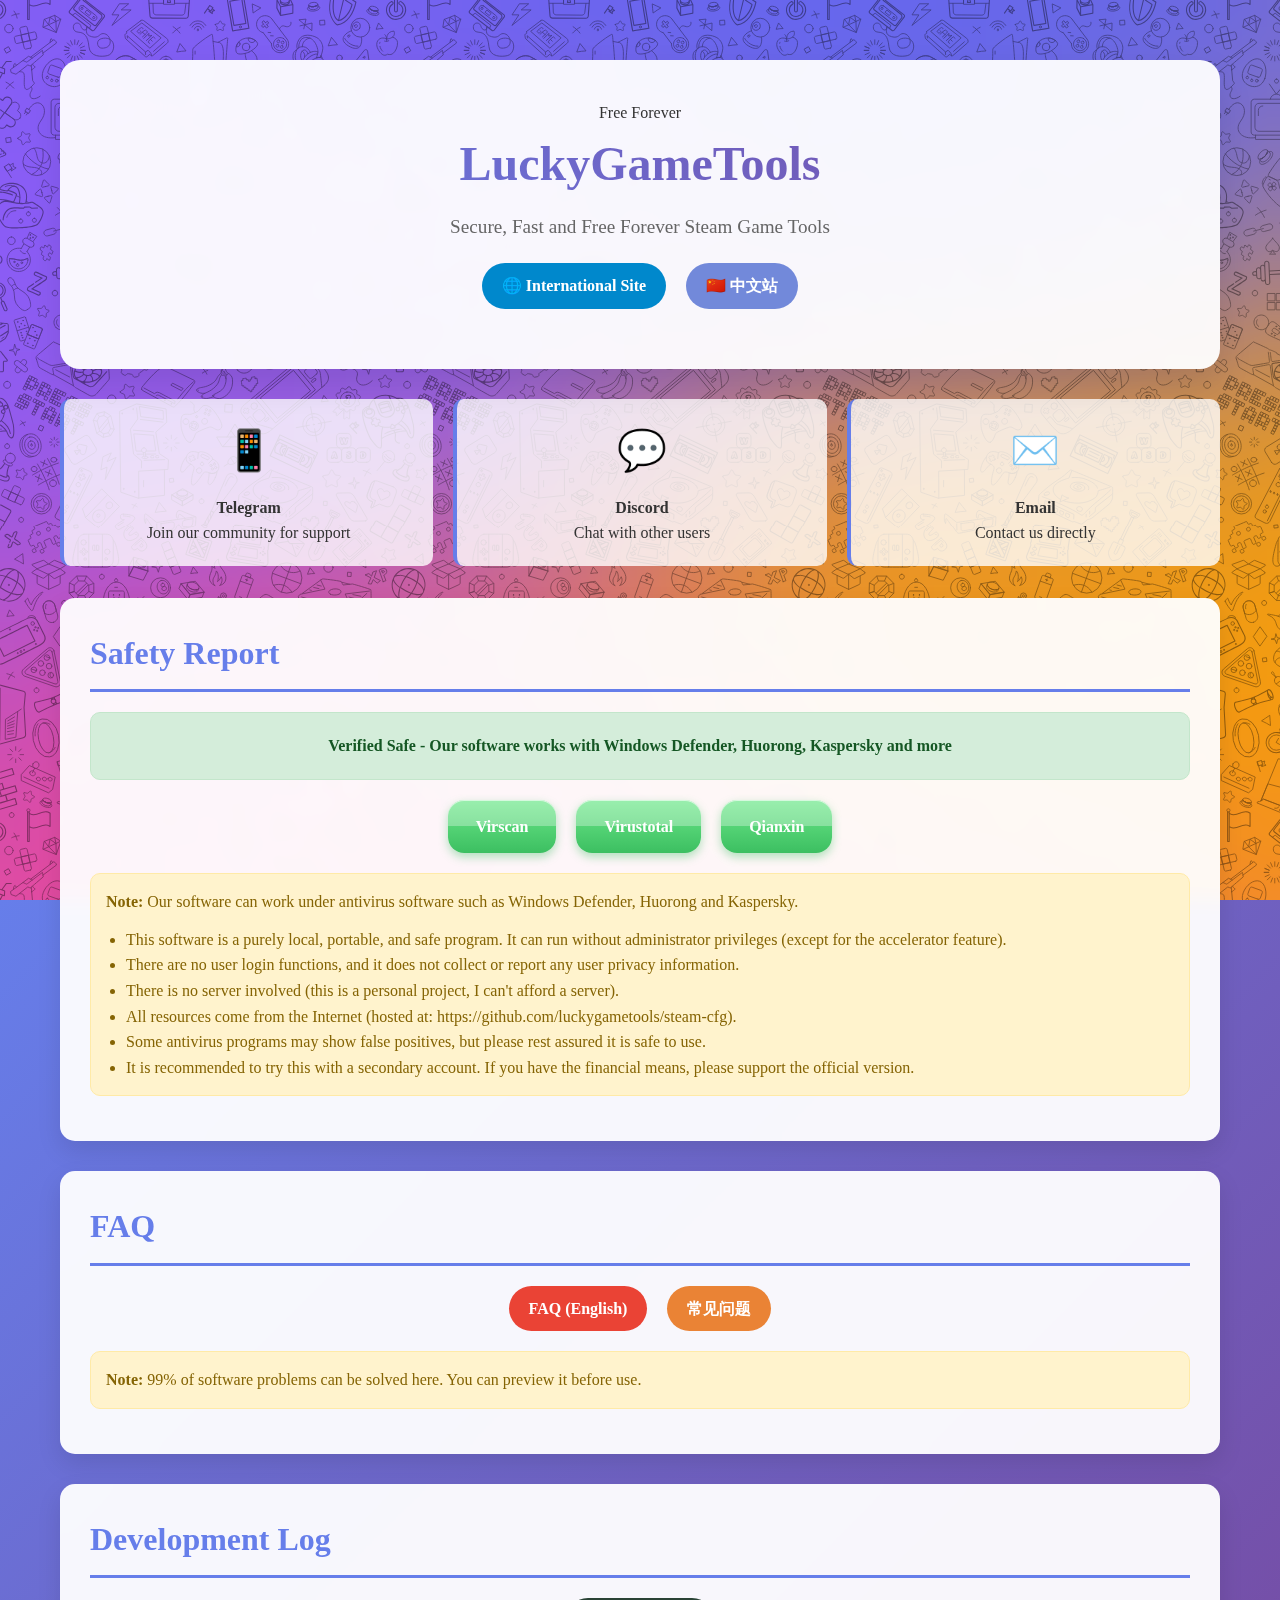
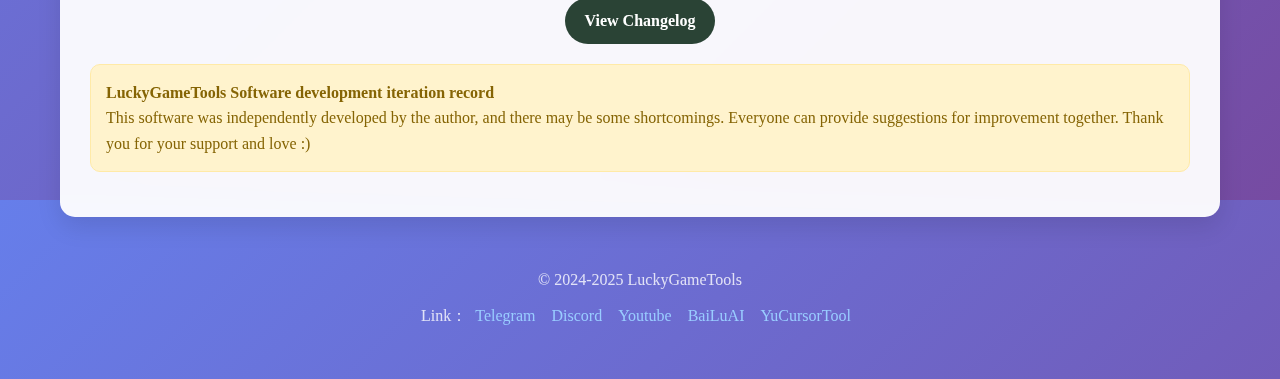
<file: index.html>
<!DOCTYPE html>
<html lang="en">
<head>
    <meta charset="UTF-8">
    <meta name="viewport" content="width=device-width, initial-scale=1.0">
    <title>Lucky Game Tools - Secure, Fast and Free Forever Steam Game Tools(LuckyGameTools STEAM 免費萬能工具官網)|steam unlocked free</title>
    <meta name="description" content="Secure, Fast and Free Forever Steam Game Tools(LuckyGameTools STEAM 免費萬能工具)|steam unlocked free">
    <meta name="keywords" content="steam,steam unlocked, free,luckygametools, steamtools,入庫,入库,免費,免费,Free Forever,官網">
    <link rel="shortcut icon" href="favicon.ico" type="image/x-icon" />
    <link rel="stylesheet" href="styles.css">
    <link href="https://fonts.googleapis.com/css?family=Poppins&display=swap" rel="stylesheet">
    <link rel="preload" as="style" crossorigin
        href="https://fontsapi.zeoseven.com/532/main/result.css"
        onload="this.rel='stylesheet'"
        onerror="this.href='https://fontsapi-storage.zeoseven.com/532/main/result.css'" />
    <noscript>
        <link rel="stylesheet" href="https://fontsapi.zeoseven.com/532/main/result.css" />
    </noscript>
	<style>
	    body {
	        font-family: "NanoDyongChyangSong CN 24";
	        font-weight: normal;
	    }
	</style>
    <script async src="https://pagead2.googlesyndication.com/pagead/js/adsbygoogle.js?client=ca-pub-7261994485465423" crossorigin="anonymous"></script>

    <!-- Google tag (gtag.js) -->
    <script async src="https://www.googletagmanager.com/gtag/js?id=G-9897WHQ9FH"></script>
    <script>
      window.dataLayer = window.dataLayer || [];
      function gtag(){dataLayer.push(arguments);}
      gtag('js', new Date());
      gtag('config', 'G-9897WHQ9FH');
    </script>
</head>
<body>
    
    <!-- Animated Background -->
    <div class="twp"></div>

    <!-- Main Content -->
    <div class="wrapper content main-content">
        <div class="container" style="flex: 1;">

            <!-- Header Section -->
            <header class="header">
                <div class="badge">Free Forever</div>
                <h1 class="logo">LuckyGameTools</h1>
                <p class="subtitle">Secure, Fast and Free Forever Steam Game Tools</p>

                <div class="contact-links">
                    <a href="README_en.html" class="contact-btn site-international">
                        <span>🌐 International Site</span>
                    </a>
                    <a href="README_zh.html" class="contact-btn site-china">
                        <span>🇨🇳 中文站</span>
                    </a>
                </div>
            </header>

            <!-- Quick Actions Grid -->
            <div class="feature-grid" style="margin-bottom: 32px;">
                <a href="https://t.me/luckygametools" target="_blank" class="feature-card" style="text-decoration: none; color: inherit; text-align: center;">
                    <div style="font-size: 2.5rem; margin-bottom: 12px;">📱</div>
                    <h4>Telegram</h4>
                    <p style="color: var(--text-secondary);">Join our community for support</p>
                </a>
                <a href="https://discord.gg/X4MTpDbcpT" target="_blank" class="feature-card" style="text-decoration: none; color: inherit; text-align: center;">
                    <div style="font-size: 2.5rem; margin-bottom: 12px;">💬</div>
                    <h4>Discord</h4>
                    <p style="color: var(--text-secondary);">Chat with other users</p>
                </a>
                <a href="mailto:LuckyGameTools@gmail.com" class="feature-card" style="text-decoration: none; color: inherit; text-align: center;">
                    <div style="font-size: 2.5rem; margin-bottom: 12px;">✉️</div>
                    <h4>Email</h4>
                    <p style="color: var(--text-secondary);">Contact us directly</p>
                </a>
            </div>

            <!-- Safety Report Section -->
            <section class="section">
                <h2>Safety Report</h2>
                <div class="security-info">
                    <strong>Verified Safe</strong> - Our software works with Windows Defender, Huorong, Kaspersky and more
                </div>

                <div style="text-align: center;" class="contact-links">
                    <a href="https://www.virscan.org/report/6f6663f0356e0122fc6ef6ab6be22c07f25d54558d18010a3f8895f872165d08" target="_blank" class="contact-btn safe-button">
                        <strong>Virscan</strong>
                    </a>
                    <a href="https://www.virustotal.com/gui/file-analysis/NjBiOTI5YjlmZWQ2Y2YzM2ViZTBlZTQyM2FlMGNhMTA6MTc2MzgwMTgzNg==" target="_blank" class="contact-btn safe-button">
                        <strong>Virustotal</strong>
                    </a>
                    <a href="https://sandbox.ti.qianxin.com/sandbox/page/detail?type=file&id=7892007c991b58c96dd367828c70e480712e6ccb" target="_blank" class="contact-btn safe-button">
                        <strong>Qianxin</strong>
                    </a>
                </div>

                <div class="warning">
                    <strong>Note:</strong> Our software can work under antivirus software such as Windows Defender, Huorong and Kaspersky.
                    <ul style="margin-left: 20px; margin-top: 12px;">
                        <li>This software is a purely local, portable, and safe program. It can run without administrator privileges (except for the accelerator feature).</li>
                        <li>There are no user login functions, and it does not collect or report any user privacy information.</li>
                        <li>There is no server involved (this is a personal project, I can't afford a server).</li>
                        <li>All resources come from the Internet (hosted at: https://github.com/luckygametools/steam-cfg).</li>
                        <li>Some antivirus programs may show false positives, but please rest assured it is safe to use.</li>
                        <li>It is recommended to try this with a secondary account. If you have the financial means, please support the official version.</li>
                    </ul>
                </div>
            </section>

            <!-- FAQ Section -->
            <section class="section">
                <h2>FAQ</h2>
                <div style="text-align: center;" class="contact-links">
                    <a href="qa_en.html" class="contact-btn qa-en">FAQ (English)</a>
                    <a href="qa_zh.html" class="contact-btn qa-zh">常见问题</a>
                </div>

                <div class="warning">
                    <strong>Note:</strong> 99% of software problems can be solved here. You can preview it before use.
                </div>
            </section>

            <!-- Development Log Section -->
            <section class="section">
                <h2>Development Log</h2>
                <div style="text-align: center;" class="contact-links">
                    <a href="devLog.html" class="contact-btn dev-log">View Changelog</a>
                </div>

                <div class="warning">
                <strong>LuckyGameTools Software development iteration record</strong>
                <br>
                <p>This software was independently developed by the author, and there may be some shortcomings. Everyone can provide suggestions for improvement together. Thank you for your support and love :)</p>

                </div>
            </section>

        </div>

        <!-- 頁尾 -->
        <footer style="text-align: center; margin-bottom: 10px; color: rgba(255,255,255,0.8);">
            <p>© 2024-2025 LuckyGameTools </p>
        </footer>
    </div>
<script type="text/javascript">
function googleTranslateElementInit() {
  new google.translate.TranslateElement({pageLanguage: 'en'}, 'google_translate_element');
}
</script>
<script async type="text/javascript" src="https://translate.google.com/translate_a/element.js?cb=googleTranslateElementInit" ></script>
<script src="twallpaper.js"></script>

    <script src="script.js"></script>

</body>

</html>
</file>
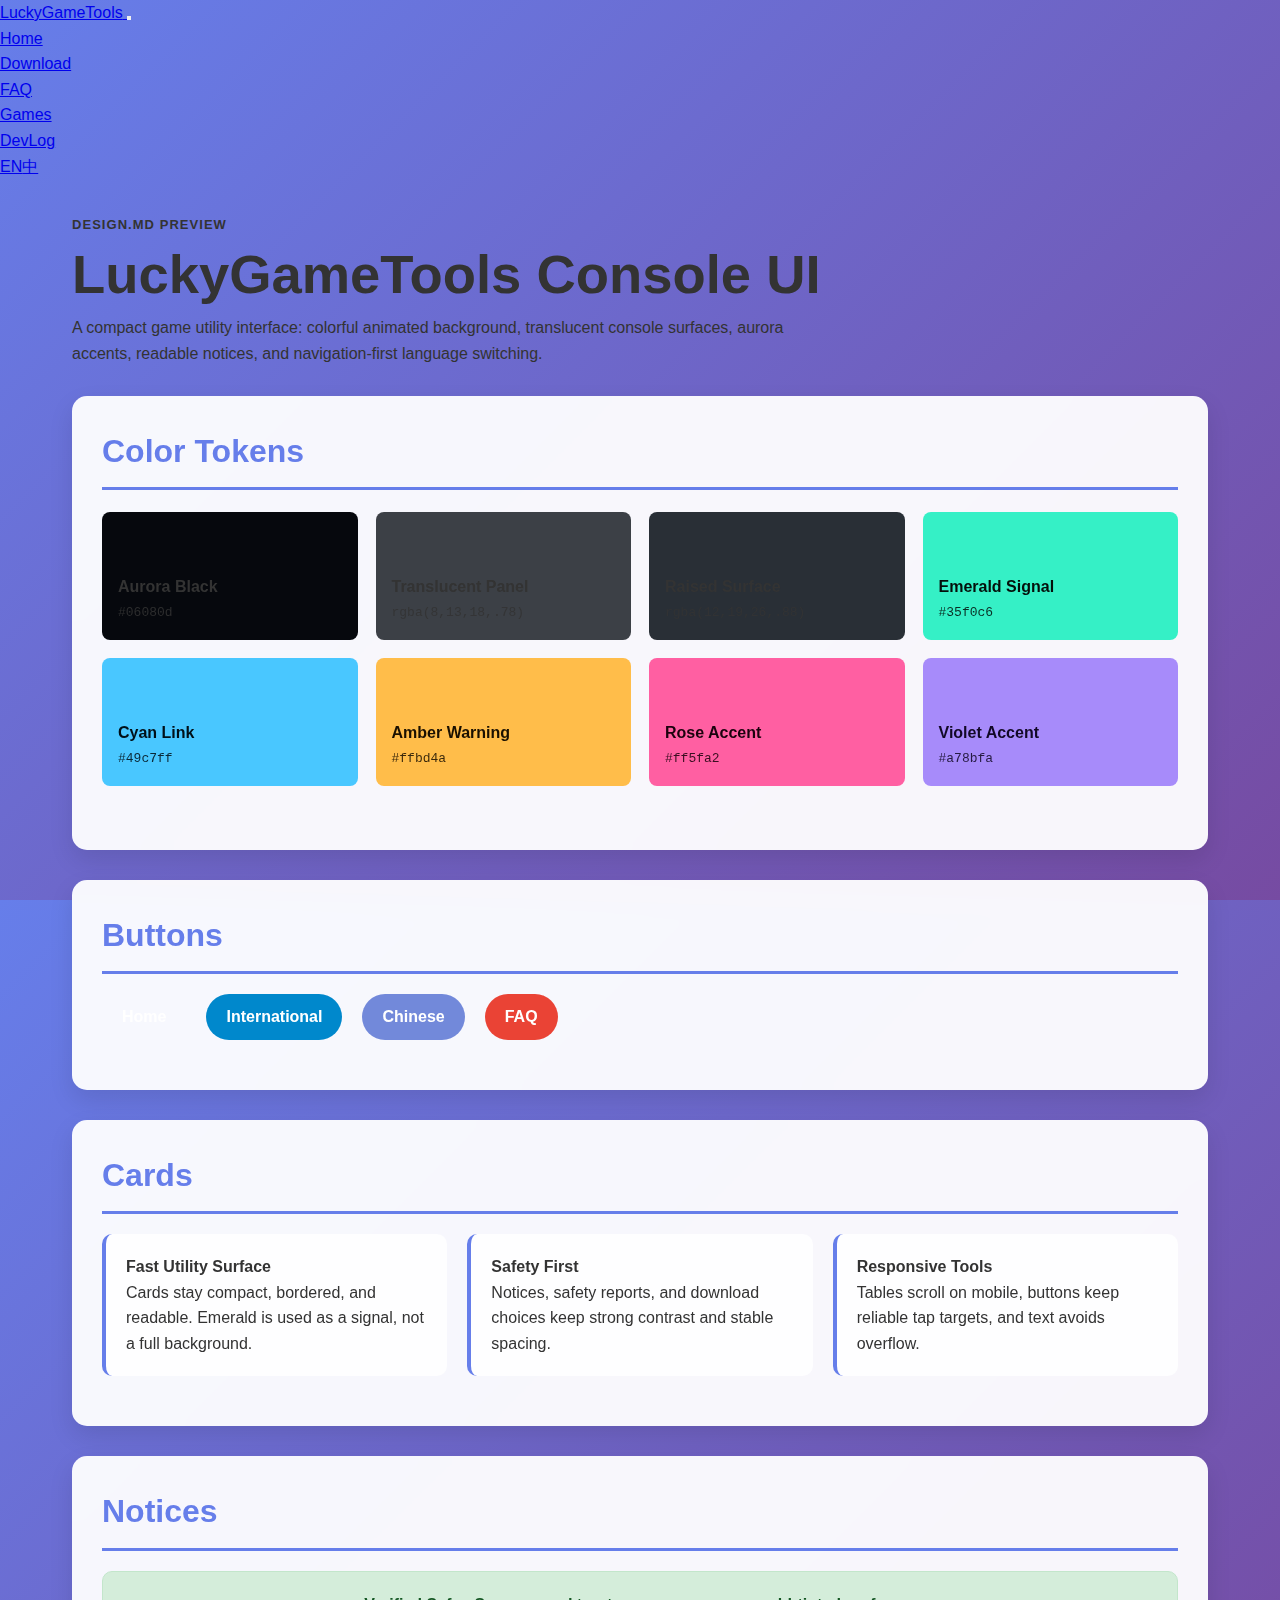
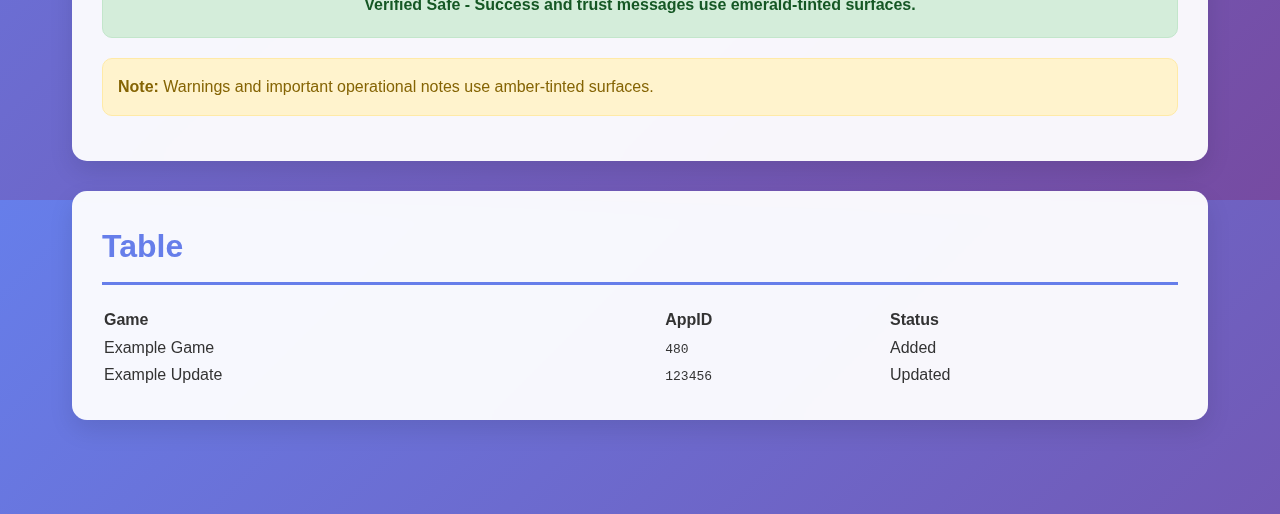
<file: design-preview.html>
<!DOCTYPE html>
<html lang="en-US">
<head>
    <meta charset="UTF-8">
    <meta name="viewport" content="width=device-width, initial-scale=1.0">
    <title>LuckyGameTools Design Preview</title>
    <link rel="shortcut icon" href="favicon.ico" type="image/x-icon" />
    <link rel="icon" type="image/svg+xml" href="site-icon.svg">
    <link rel="stylesheet" href="styles.css">
    <style>
        body { padding-top: 0; }
        .preview-wrap { max-width: 1180px; margin: 0 auto; padding: 36px 22px 64px; position: relative; z-index: 10; }
        .preview-head { margin-bottom: 28px; }
        .preview-kicker { color: var(--primary); font-weight: 800; font-size: 13px; text-transform: uppercase; letter-spacing: .08em; }
        .preview-title { font-size: clamp(2rem, 5vw, 3.4rem); line-height: 1.05; margin: 10px 0 12px; }
        .preview-copy { max-width: 720px; color: var(--text-secondary); font-size: 16px; line-height: 1.65; }
        .preview-grid { display: grid; grid-template-columns: repeat(auto-fit, minmax(230px, 1fr)); gap: 18px; margin: 22px 0 34px; }
        .swatch { min-height: 128px; border-radius: 8px; border: 1px solid var(--border-console); padding: 16px; display: flex; flex-direction: column; justify-content: flex-end; box-shadow: var(--shadow-sm); }
        .swatch strong { display: block; margin-bottom: 4px; }
        .swatch code { color: inherit; opacity: .86; }
        .console-black { background: #06080d; }
        .panel-black { background: rgba(8, 13, 18, 0.78); }
        .raised-surface { background: rgba(12, 19, 26, 0.88); }
        .emerald-signal { background: #35f0c6; color: #04100b; }
        .amber-warning { background: #ffbd4a; color: #1a1000; }
        .info-blue { background: #49c7ff; color: #001018; }
        .rose-accent { background: #ff5fa2; color: #1b020d; }
        .violet-accent { background: #a78bfa; color: #120926; }
    </style>
</head>
<body>
    <nav class="navbar" id="navbar">
        <a href="index.html" class="navbar-brand">
            <div class="logo-icon"></div>
            <span>LuckyGameTools</span>
        </a>
        <button class="navbar-toggle" aria-expanded="false" id="navbarToggle" aria-label="Toggle navigation">
            <span></span>
            <span></span>
            <span></span>
        </button>
        <div class="navbar-collapse" id="navbarCollapse">
            <ul class="navbar-nav">
                <li class="nav-item"><a href="README_en.html" class="nav-link">Home</a></li>
                <li class="nav-item"><a href="README_en.html#download-section" class="nav-link">Download</a></li>
                <li class="nav-item"><a href="qa_en.html" class="nav-link">FAQ</a></li>
                <li class="nav-item"><a href="game_update_en.html" class="nav-link">Games</a></li>
                <li class="nav-item"><a href="devLog.html" class="nav-link">DevLog</a></li>
                <li class="nav-item language-switch-item"><a href="README_zh.html" class="lang-toggle language-switch-toggle" title="Switch language" aria-label="切換到中文"><span class="lang-toggle-slider"></span><span class="lang-toggle-option en">EN</span><span class="lang-toggle-option zh">中</span></a></li>
            </ul>
        </div>
    </nav>

    <main class="preview-wrap">
        <header class="preview-head">
            <div class="preview-kicker">DESIGN.md Preview</div>
            <h1 class="preview-title">LuckyGameTools Console UI</h1>
            <p class="preview-copy">A compact game utility interface: colorful animated background, translucent console surfaces, aurora accents, readable notices, and navigation-first language switching.</p>
        </header>

        <section class="section">
            <h2>Color Tokens</h2>
            <div class="preview-grid">
                <div class="swatch console-black"><strong>Aurora Black</strong><code>#06080d</code></div>
                <div class="swatch panel-black"><strong>Translucent Panel</strong><code>rgba(8,13,18,.78)</code></div>
                <div class="swatch raised-surface"><strong>Raised Surface</strong><code>rgba(12,19,26,.88)</code></div>
                <div class="swatch emerald-signal"><strong>Emerald Signal</strong><code>#35f0c6</code></div>
                <div class="swatch info-blue"><strong>Cyan Link</strong><code>#49c7ff</code></div>
                <div class="swatch amber-warning"><strong>Amber Warning</strong><code>#ffbd4a</code></div>
                <div class="swatch rose-accent"><strong>Rose Accent</strong><code>#ff5fa2</code></div>
                <div class="swatch violet-accent"><strong>Violet Accent</strong><code>#a78bfa</code></div>
            </div>
        </section>

        <section class="section">
            <h2>Buttons</h2>
            <div class="contact-links" style="justify-content:flex-start;">
                <a href="index.html" class="contact-btn">Home</a>
                <a href="README_en.html" class="contact-btn site-international">International</a>
                <a href="README_zh.html" class="contact-btn site-china">Chinese</a>
                <a href="qa_en.html" class="contact-btn qa-en">FAQ</a>
            </div>
        </section>

        <section class="section">
            <h2>Cards</h2>
            <div class="feature-grid">
                <div class="feature-card">
                    <h4>Fast Utility Surface</h4>
                    <p>Cards stay compact, bordered, and readable. Emerald is used as a signal, not a full background.</p>
                </div>
                <div class="feature-card">
                    <h4>Safety First</h4>
                    <p>Notices, safety reports, and download choices keep strong contrast and stable spacing.</p>
                </div>
                <div class="feature-card">
                    <h4>Responsive Tools</h4>
                    <p>Tables scroll on mobile, buttons keep reliable tap targets, and text avoids overflow.</p>
                </div>
            </div>
        </section>

        <section class="section">
            <h2>Notices</h2>
            <div class="security-info"><strong>Verified Safe</strong> - Success and trust messages use emerald-tinted surfaces.</div>
            <div class="warning"><strong>Note:</strong> Warnings and important operational notes use amber-tinted surfaces.</div>
        </section>

        <section class="section">
            <h2>Table</h2>
            <table style="width:100%; text-align:left;">
                <thead>
                    <tr><th>Game</th><th>AppID</th><th>Status</th></tr>
                </thead>
                <tbody>
                    <tr><td>Example Game</td><td><code>480</code></td><td class="added">Added</td></tr>
                    <tr><td>Example Update</td><td><code>123456</code></td><td class="updated">Updated</td></tr>
                </tbody>
            </table>
        </section>
    </main>
    <script src="script.js"></script>
</body>
</html>
</file>
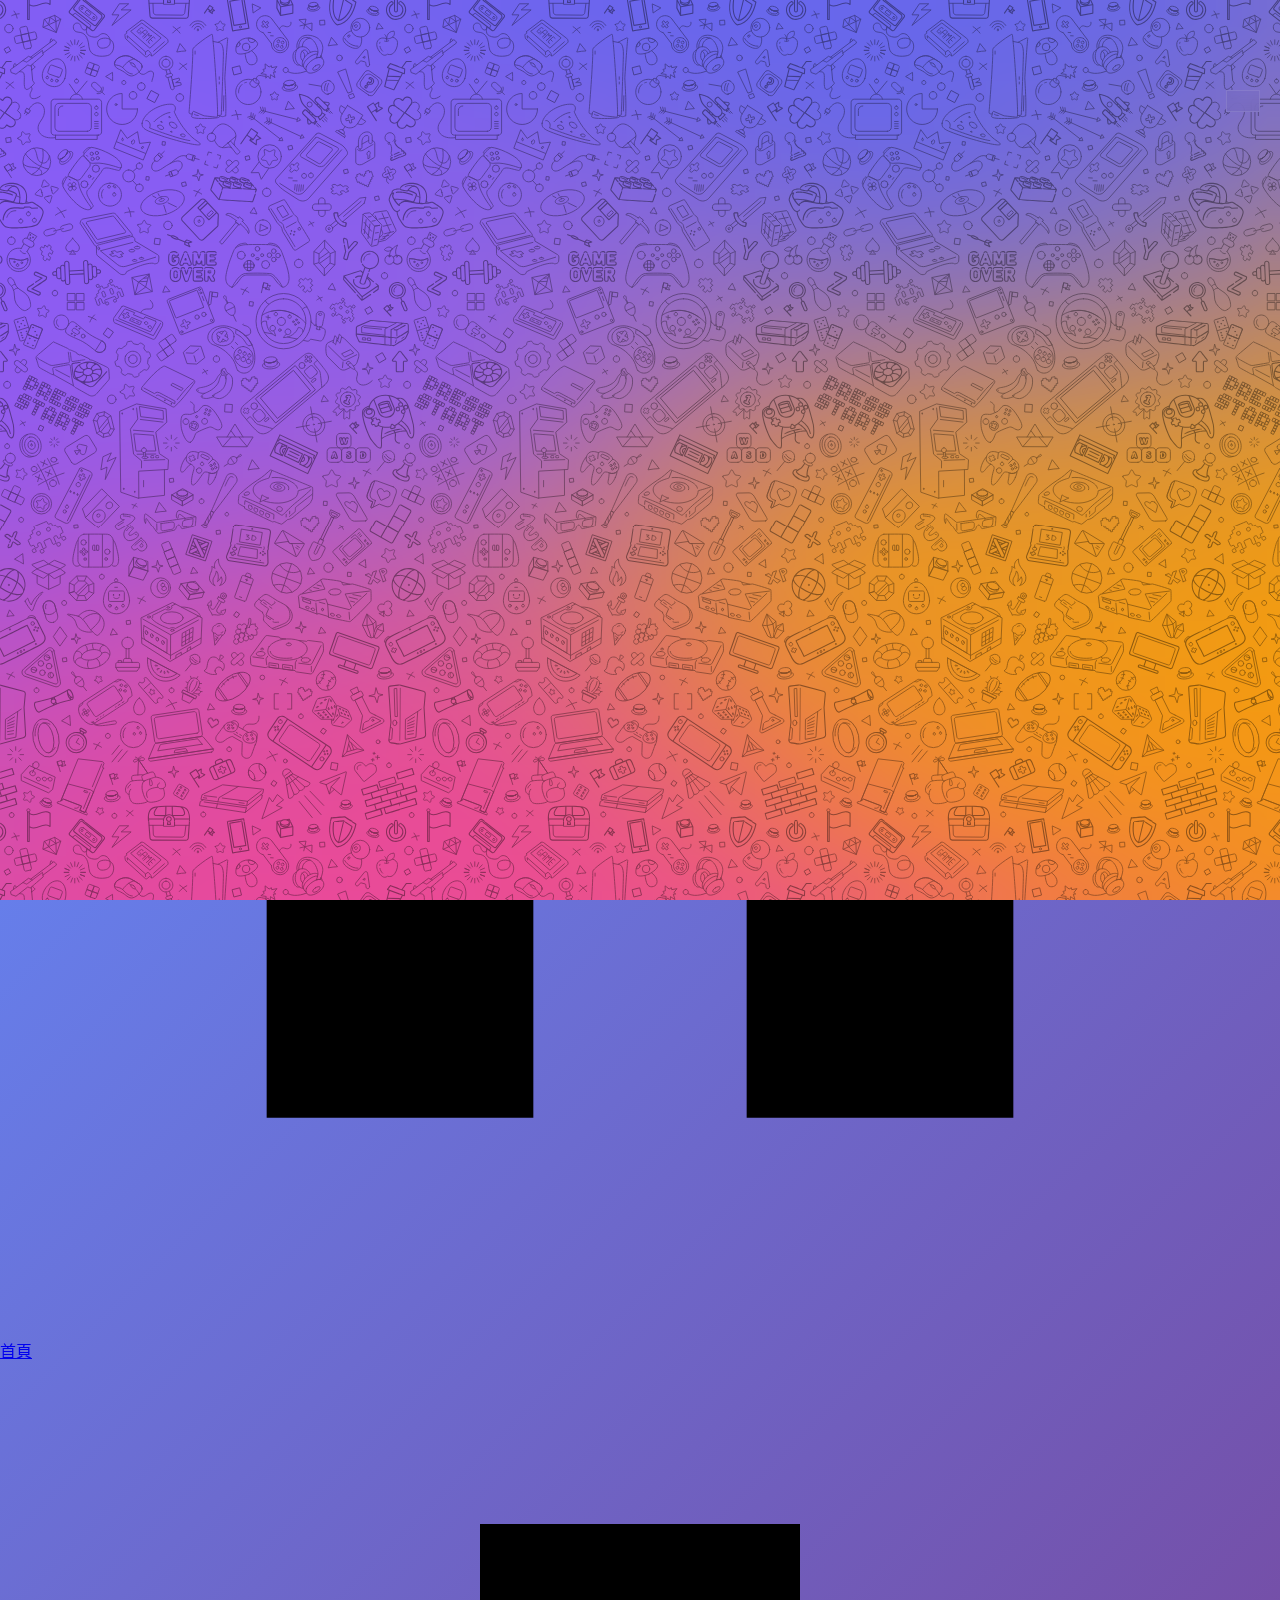
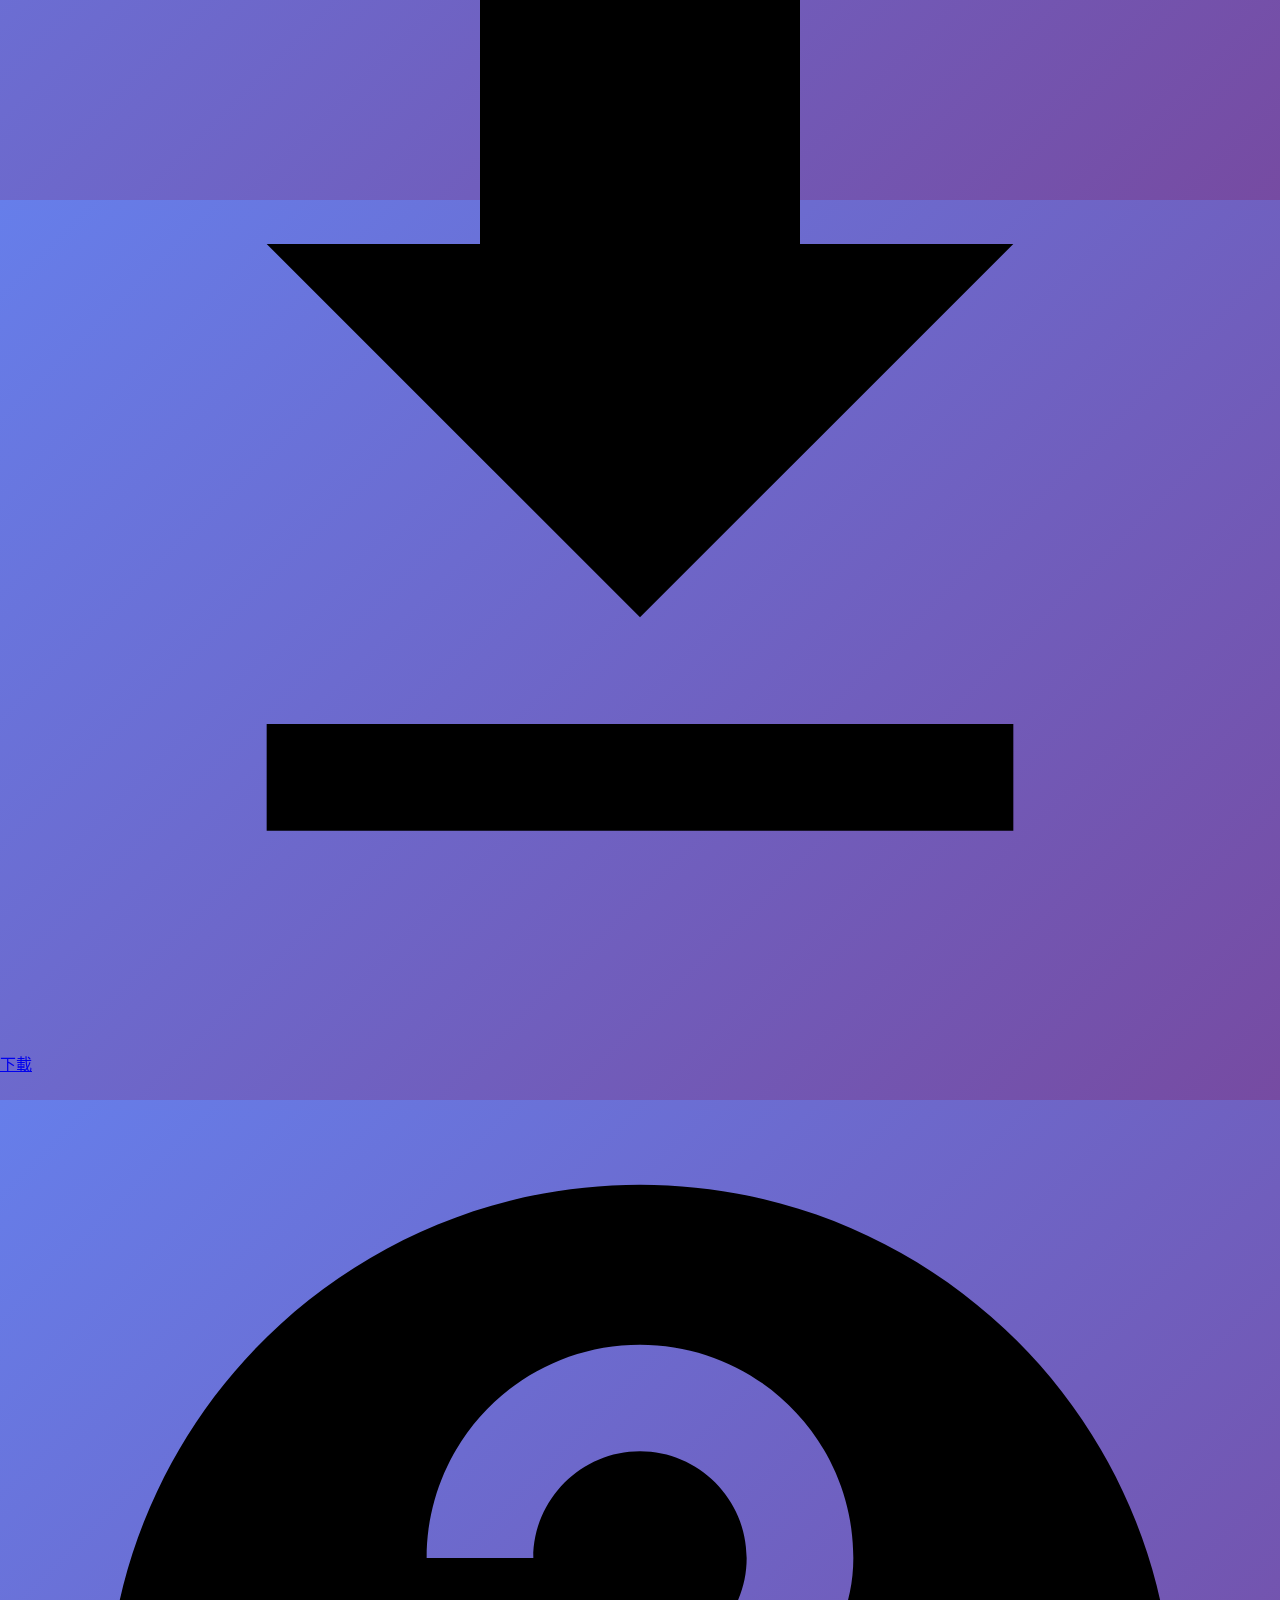
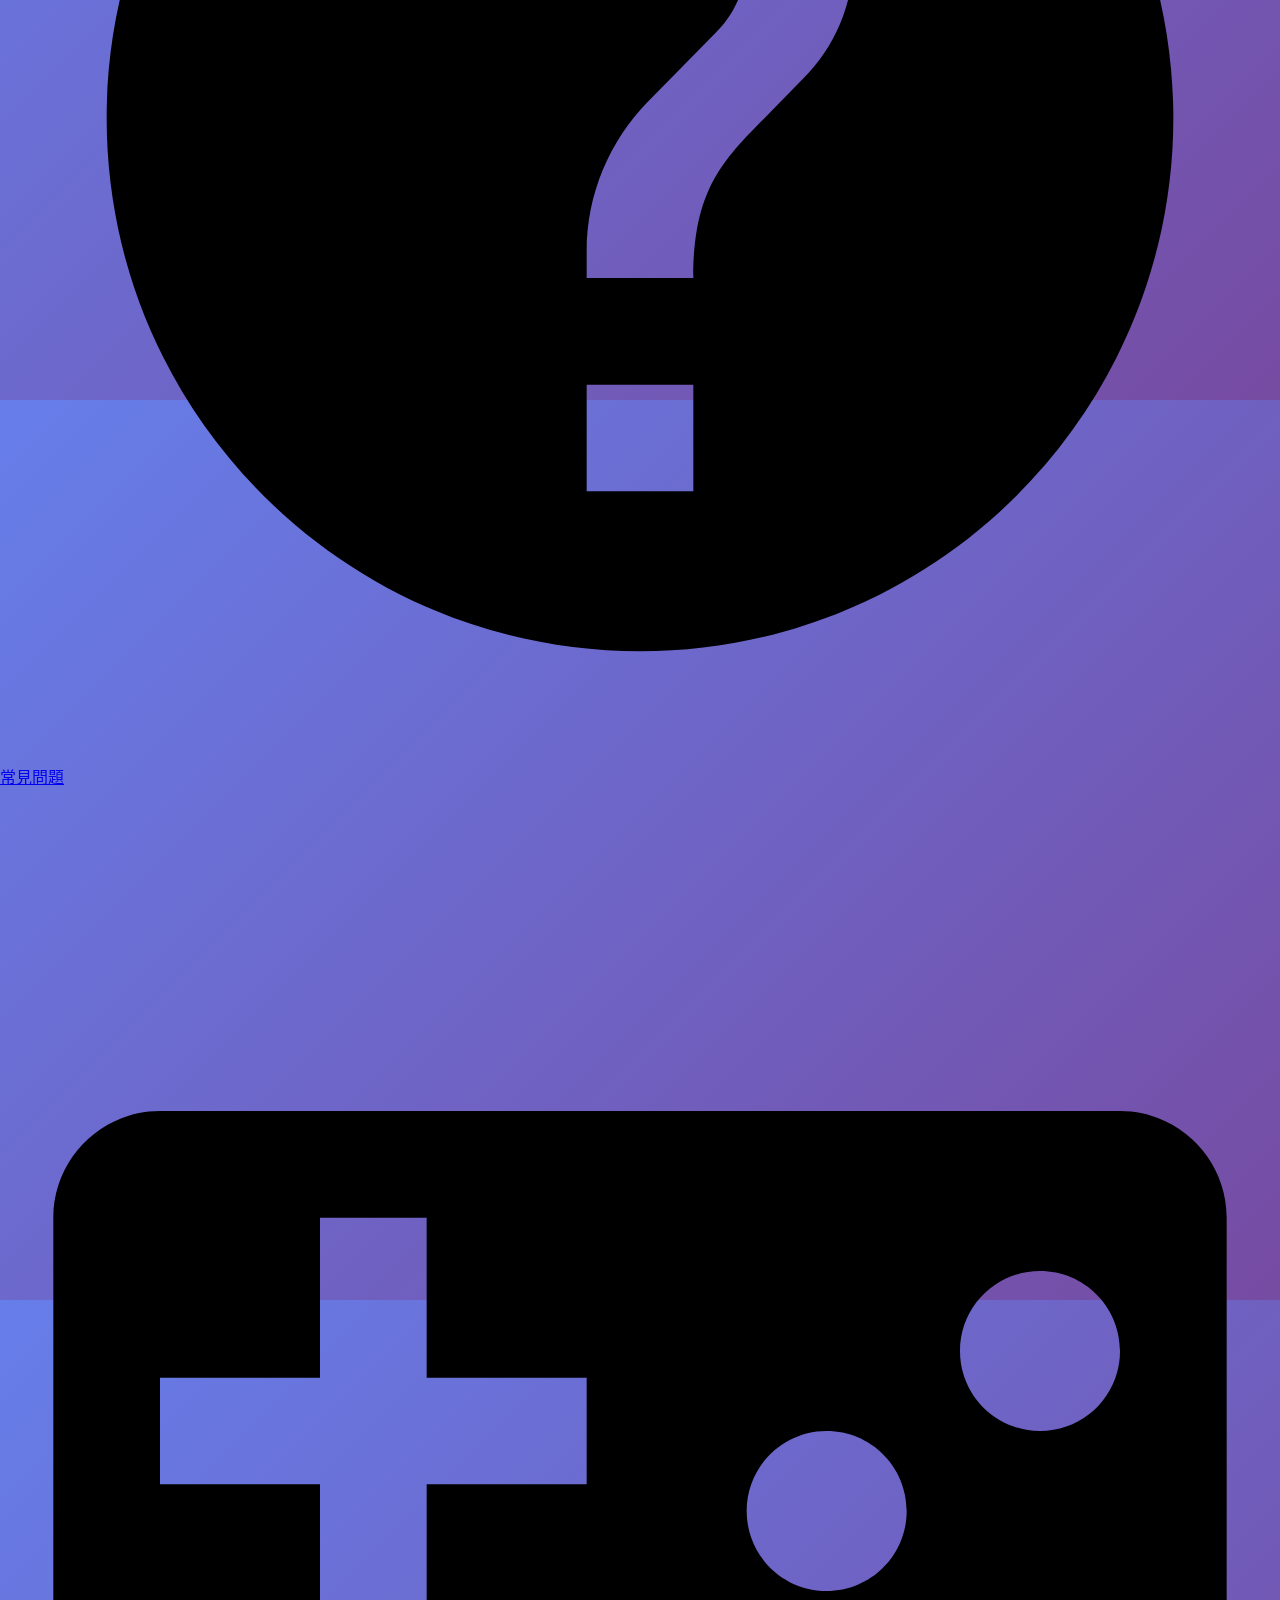
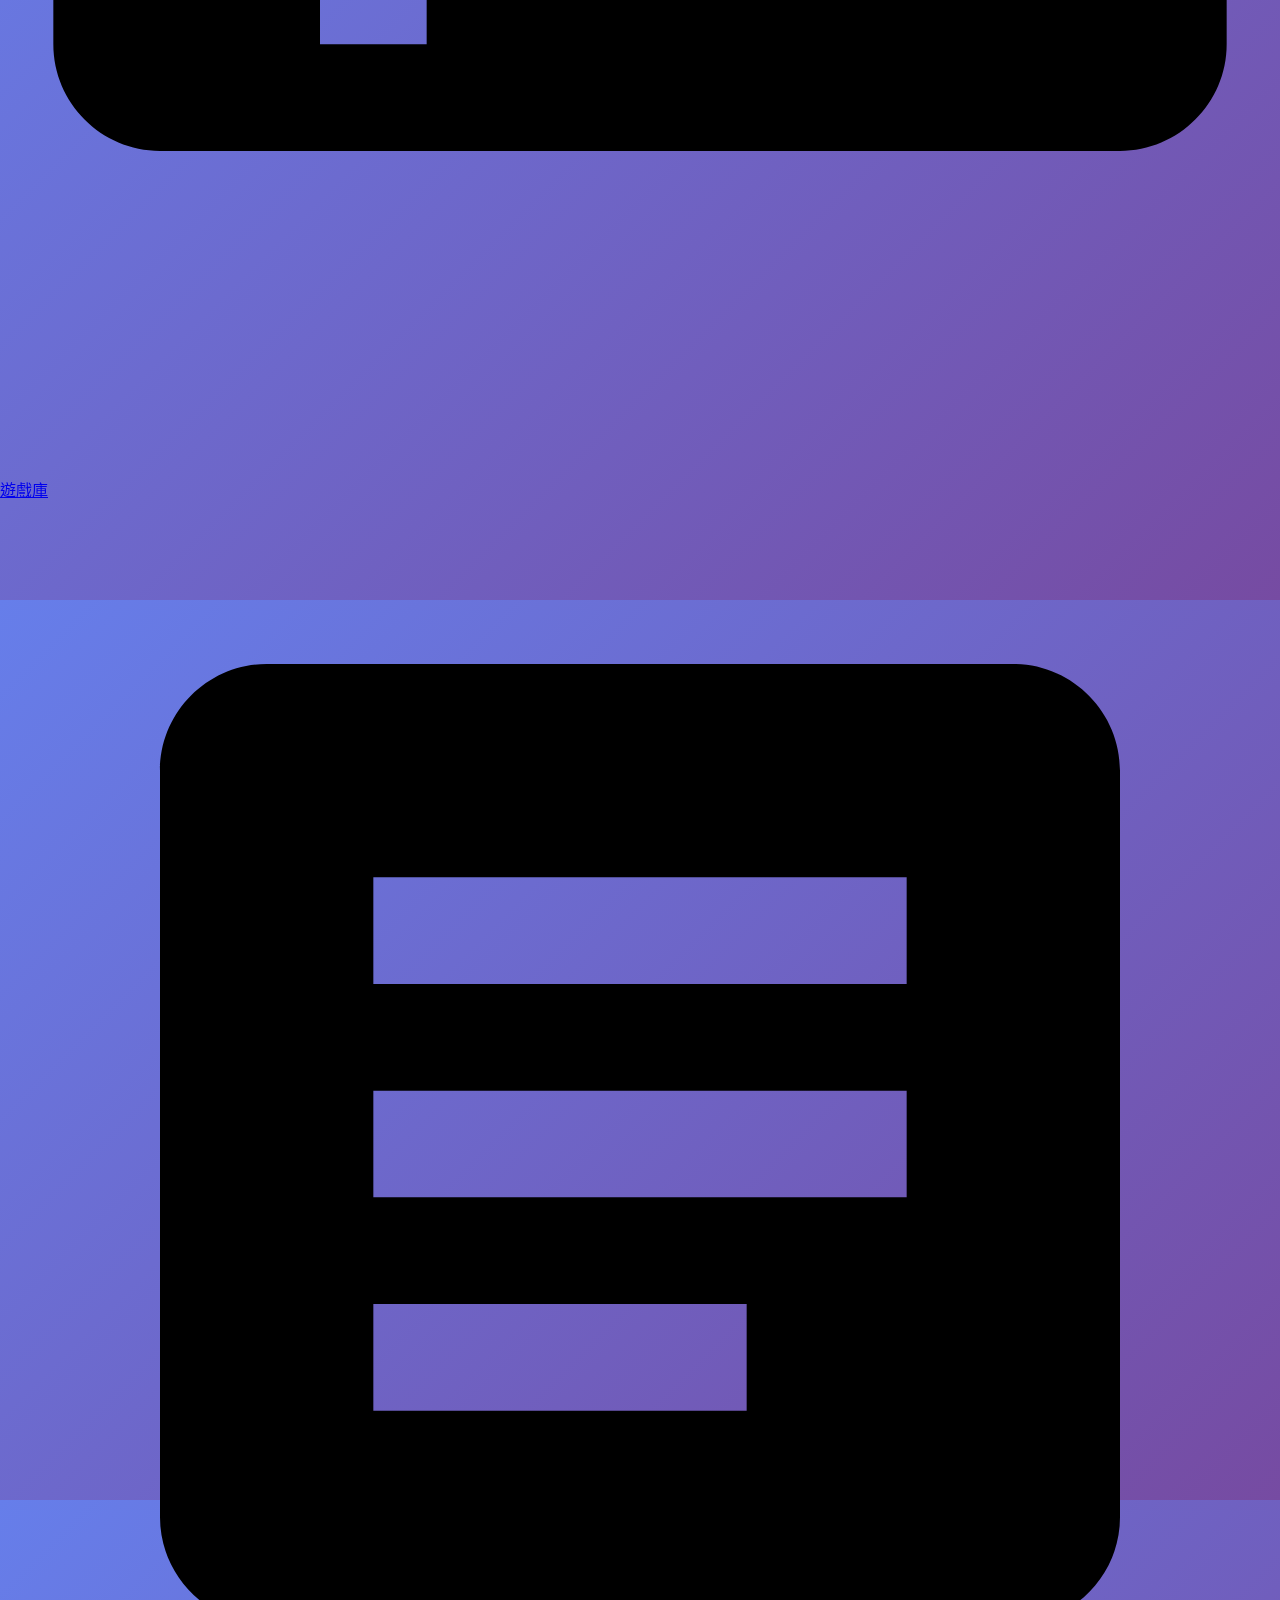
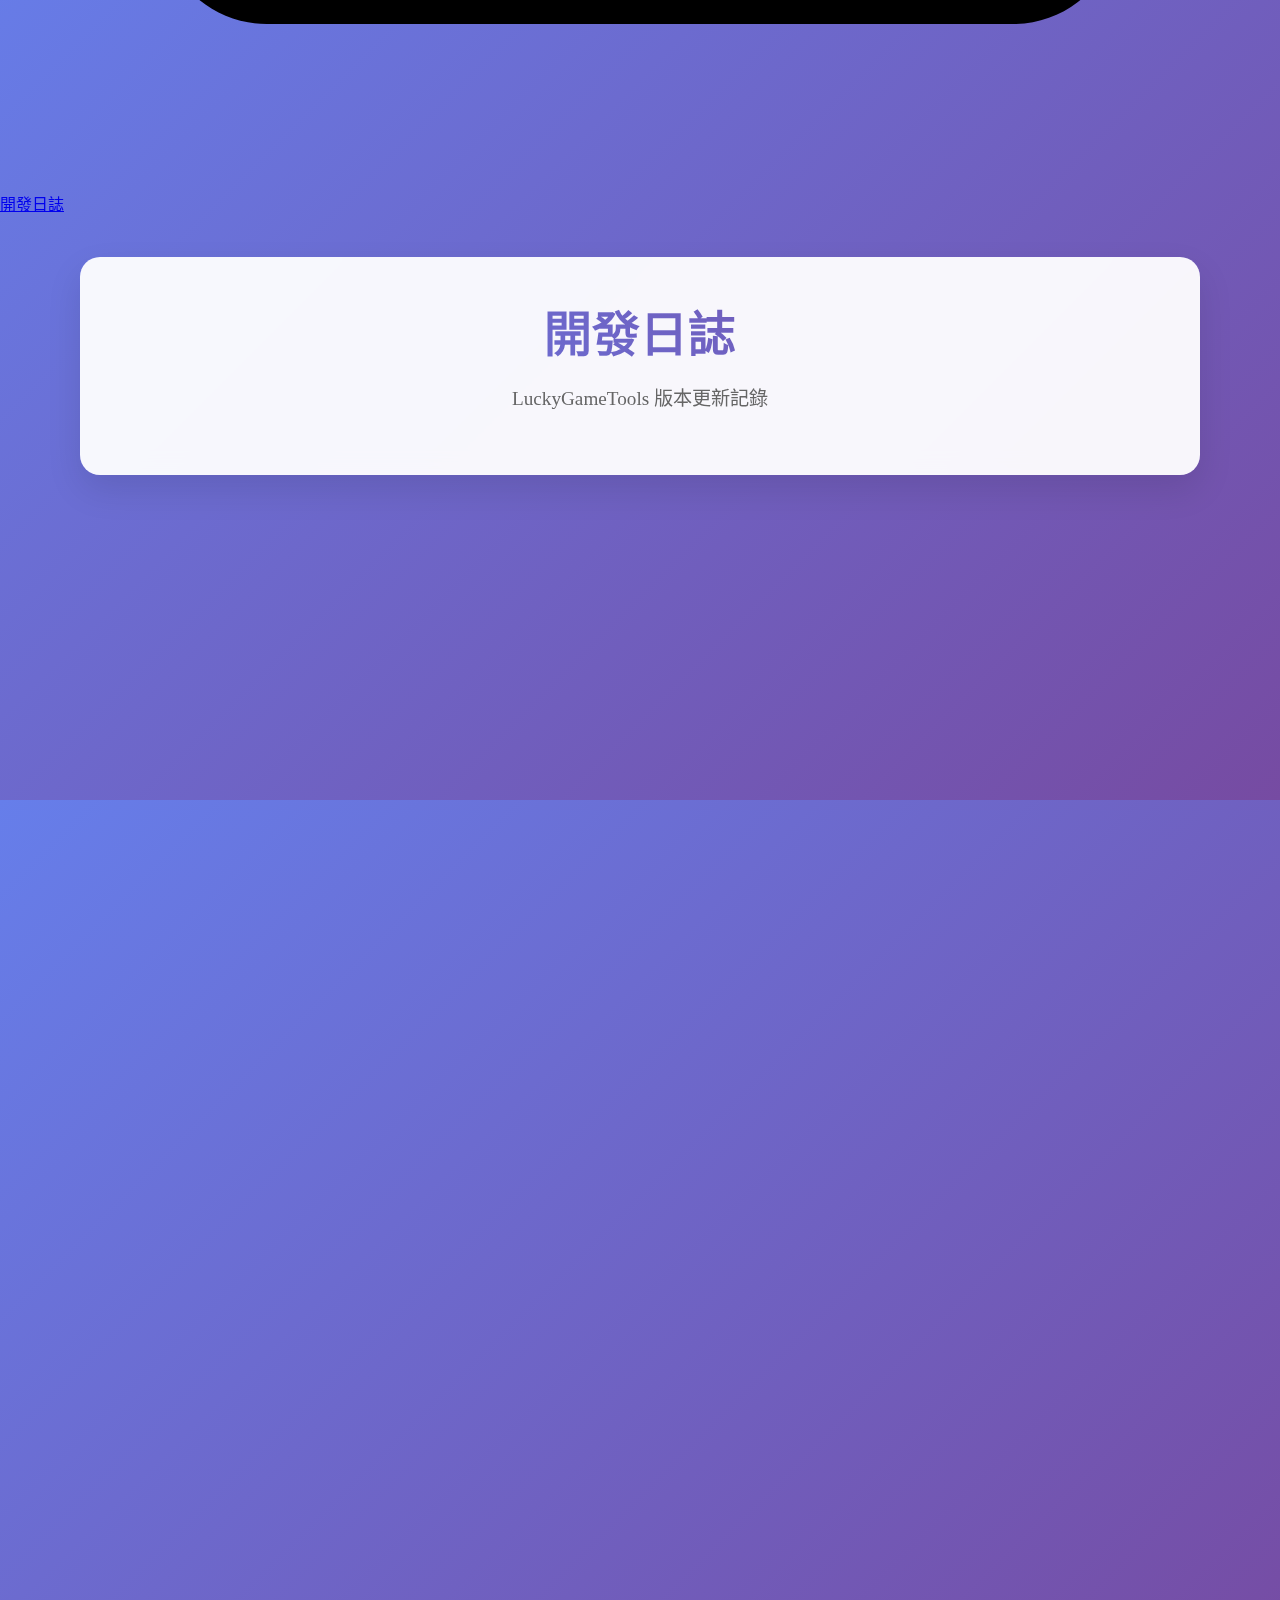
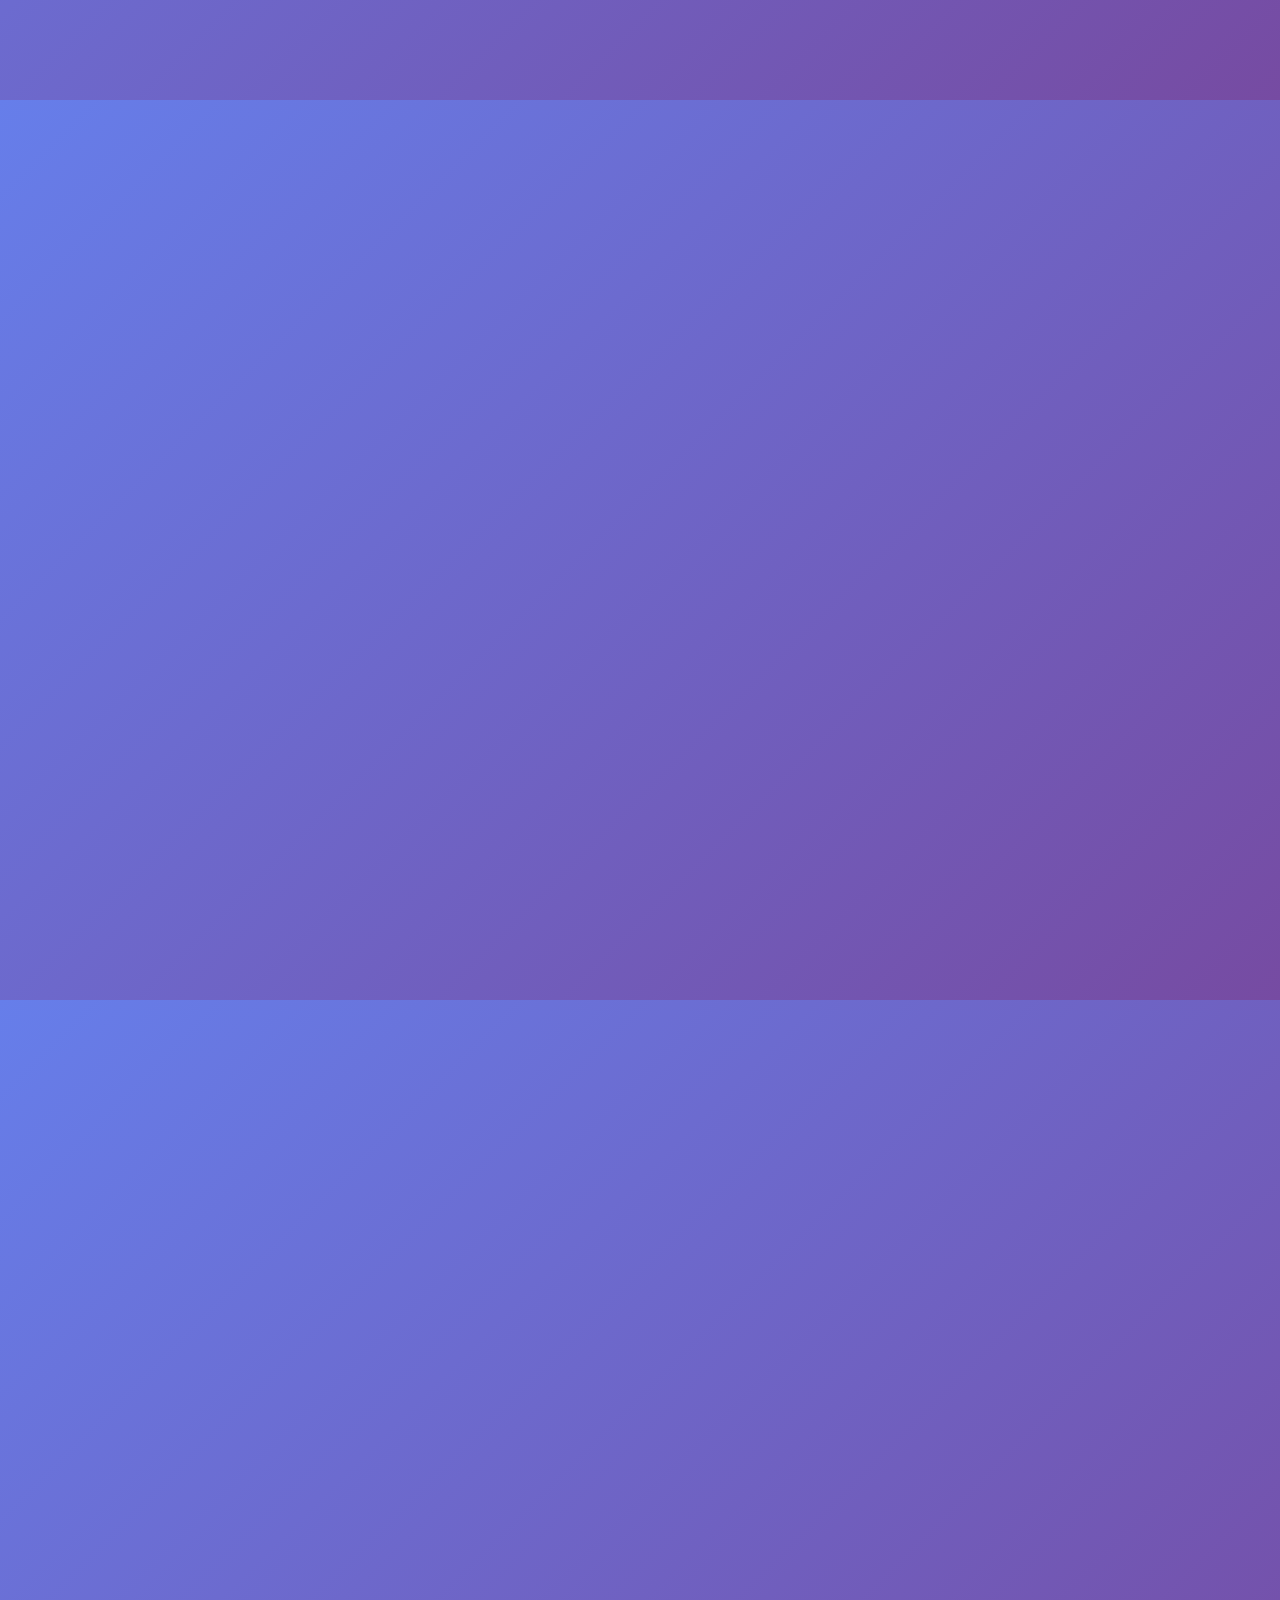
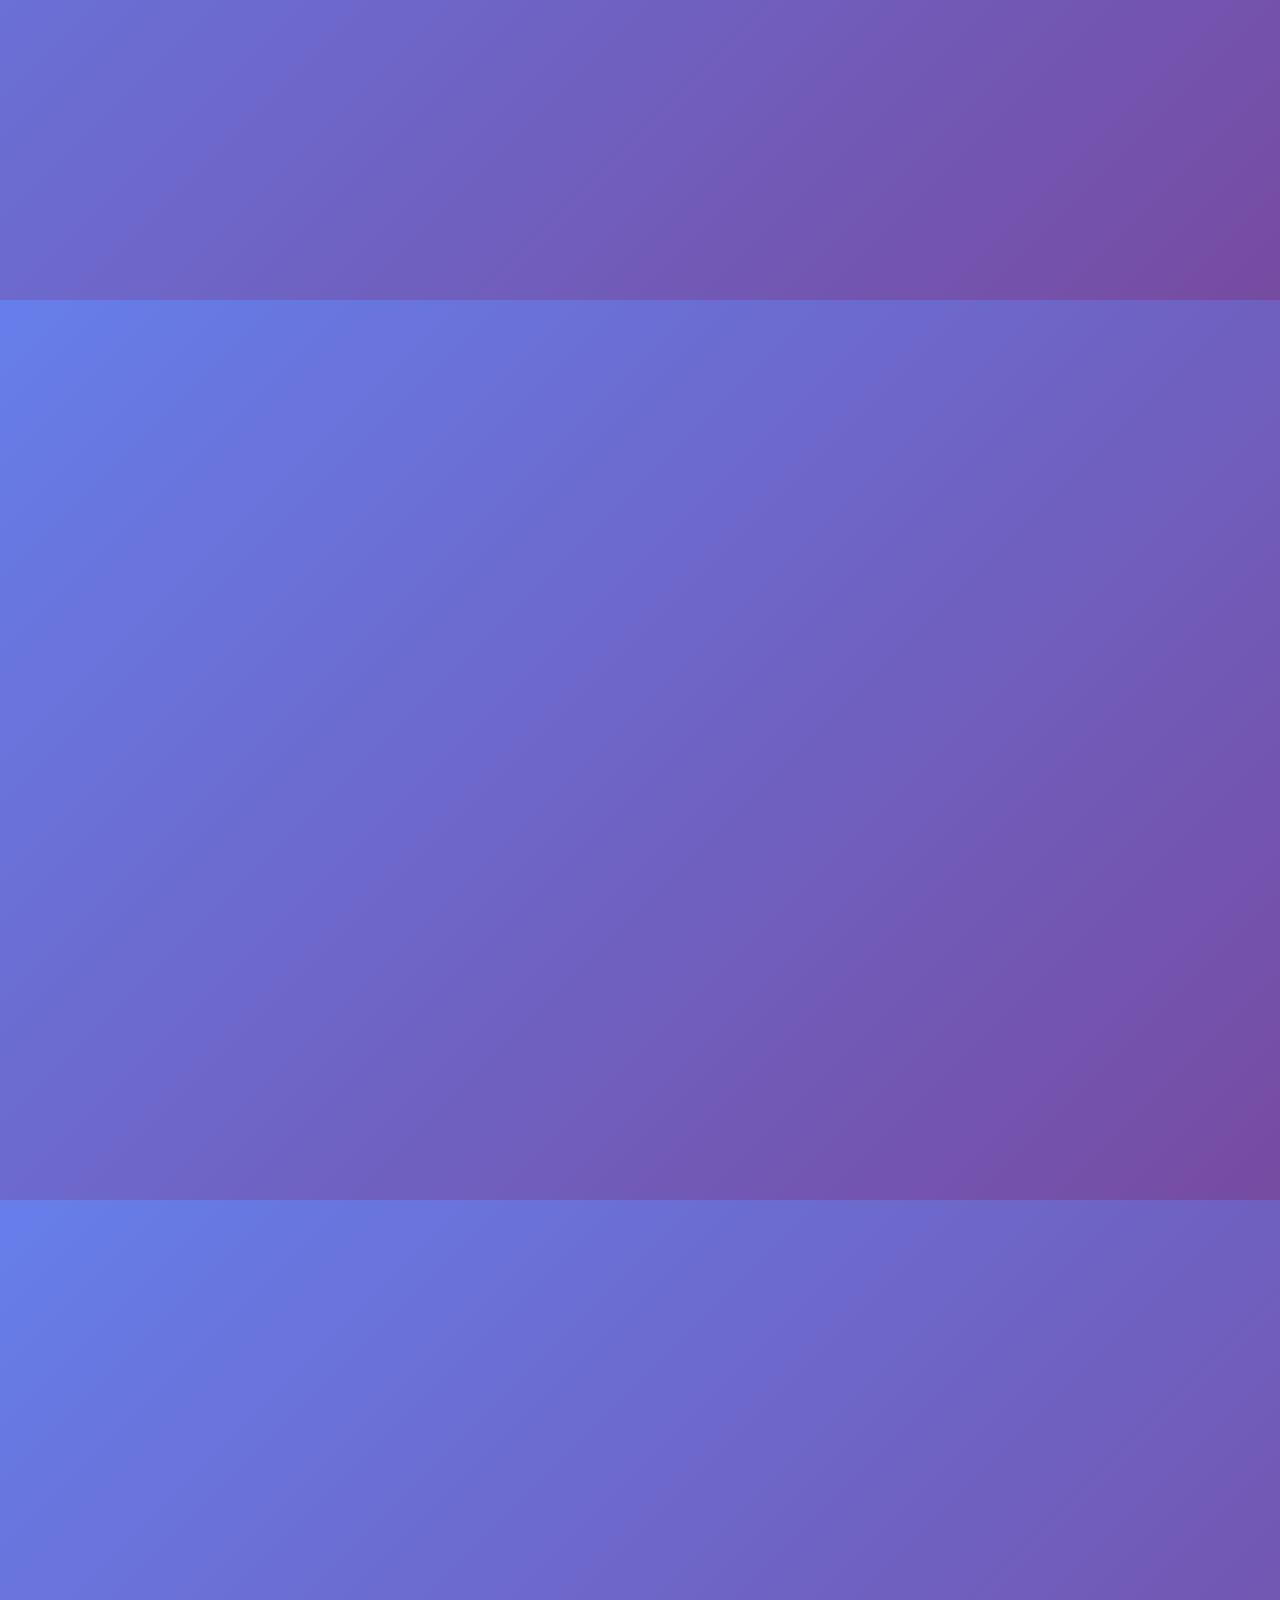
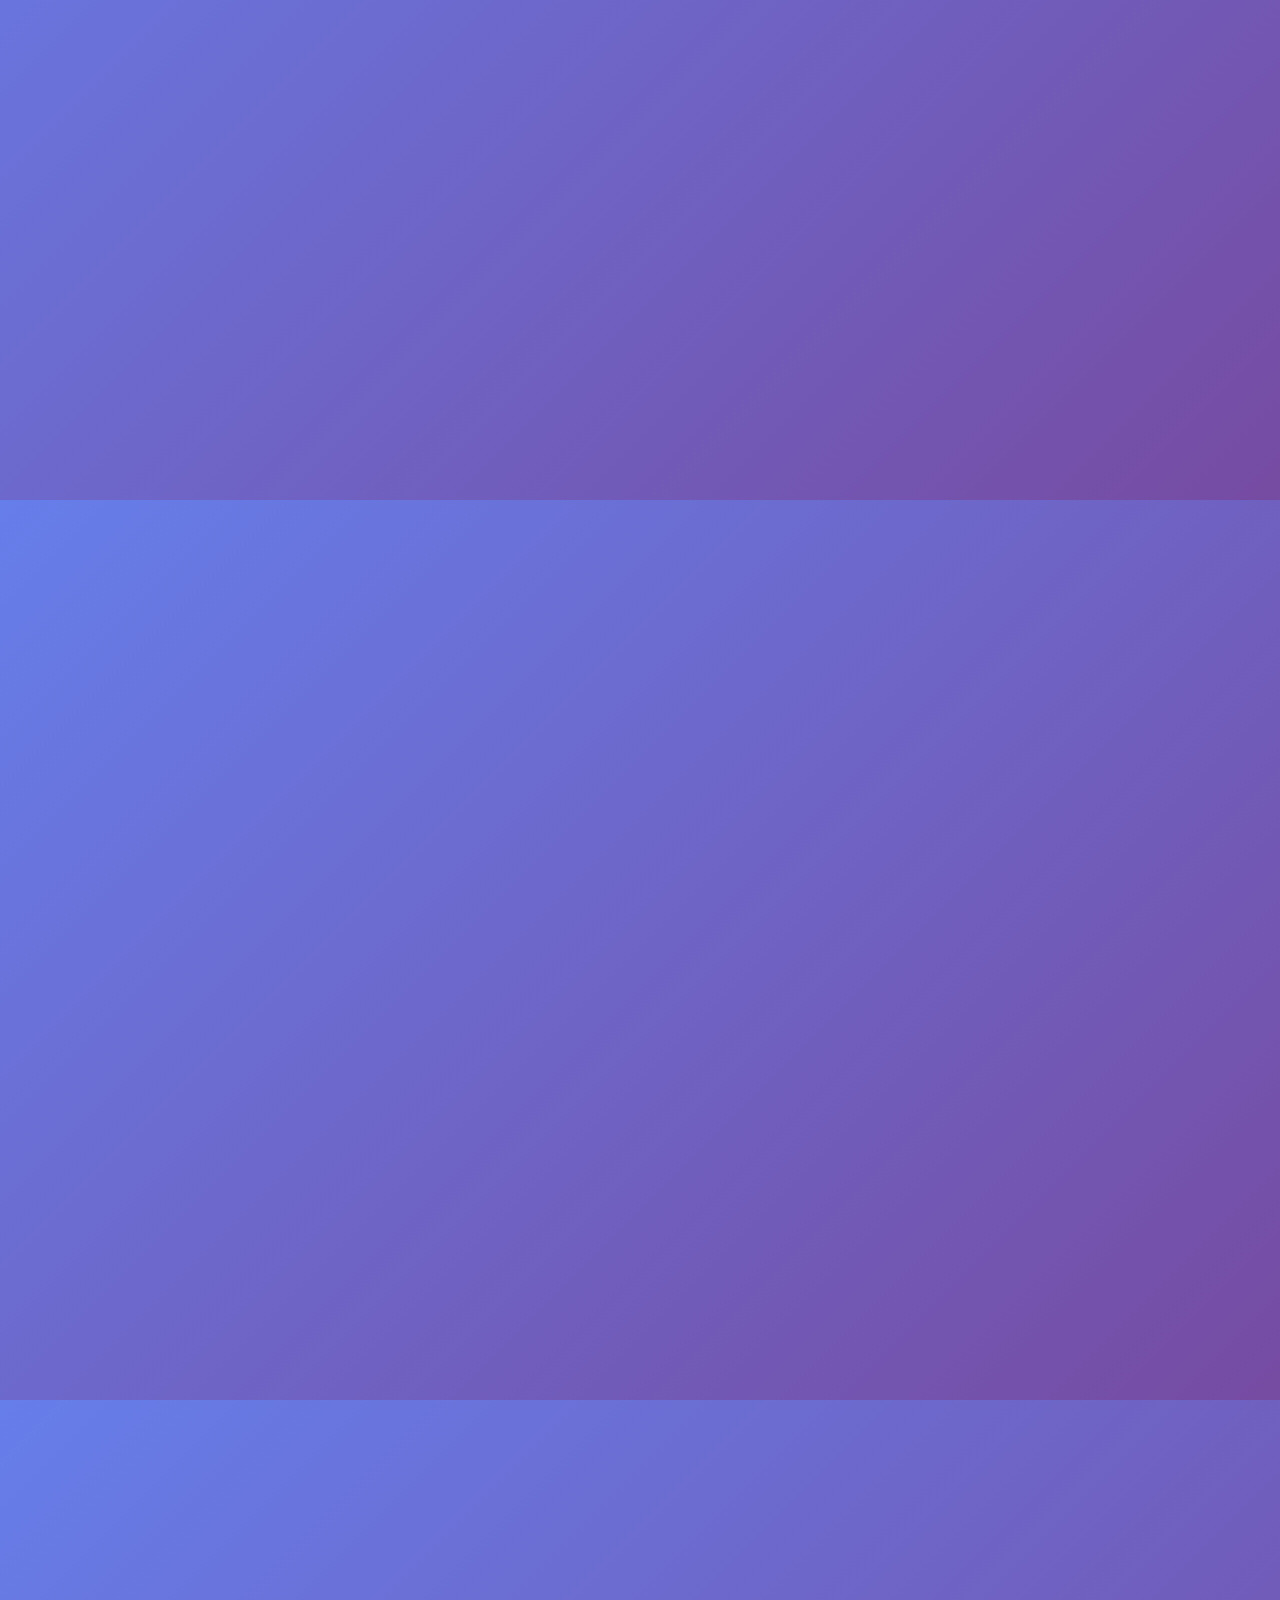
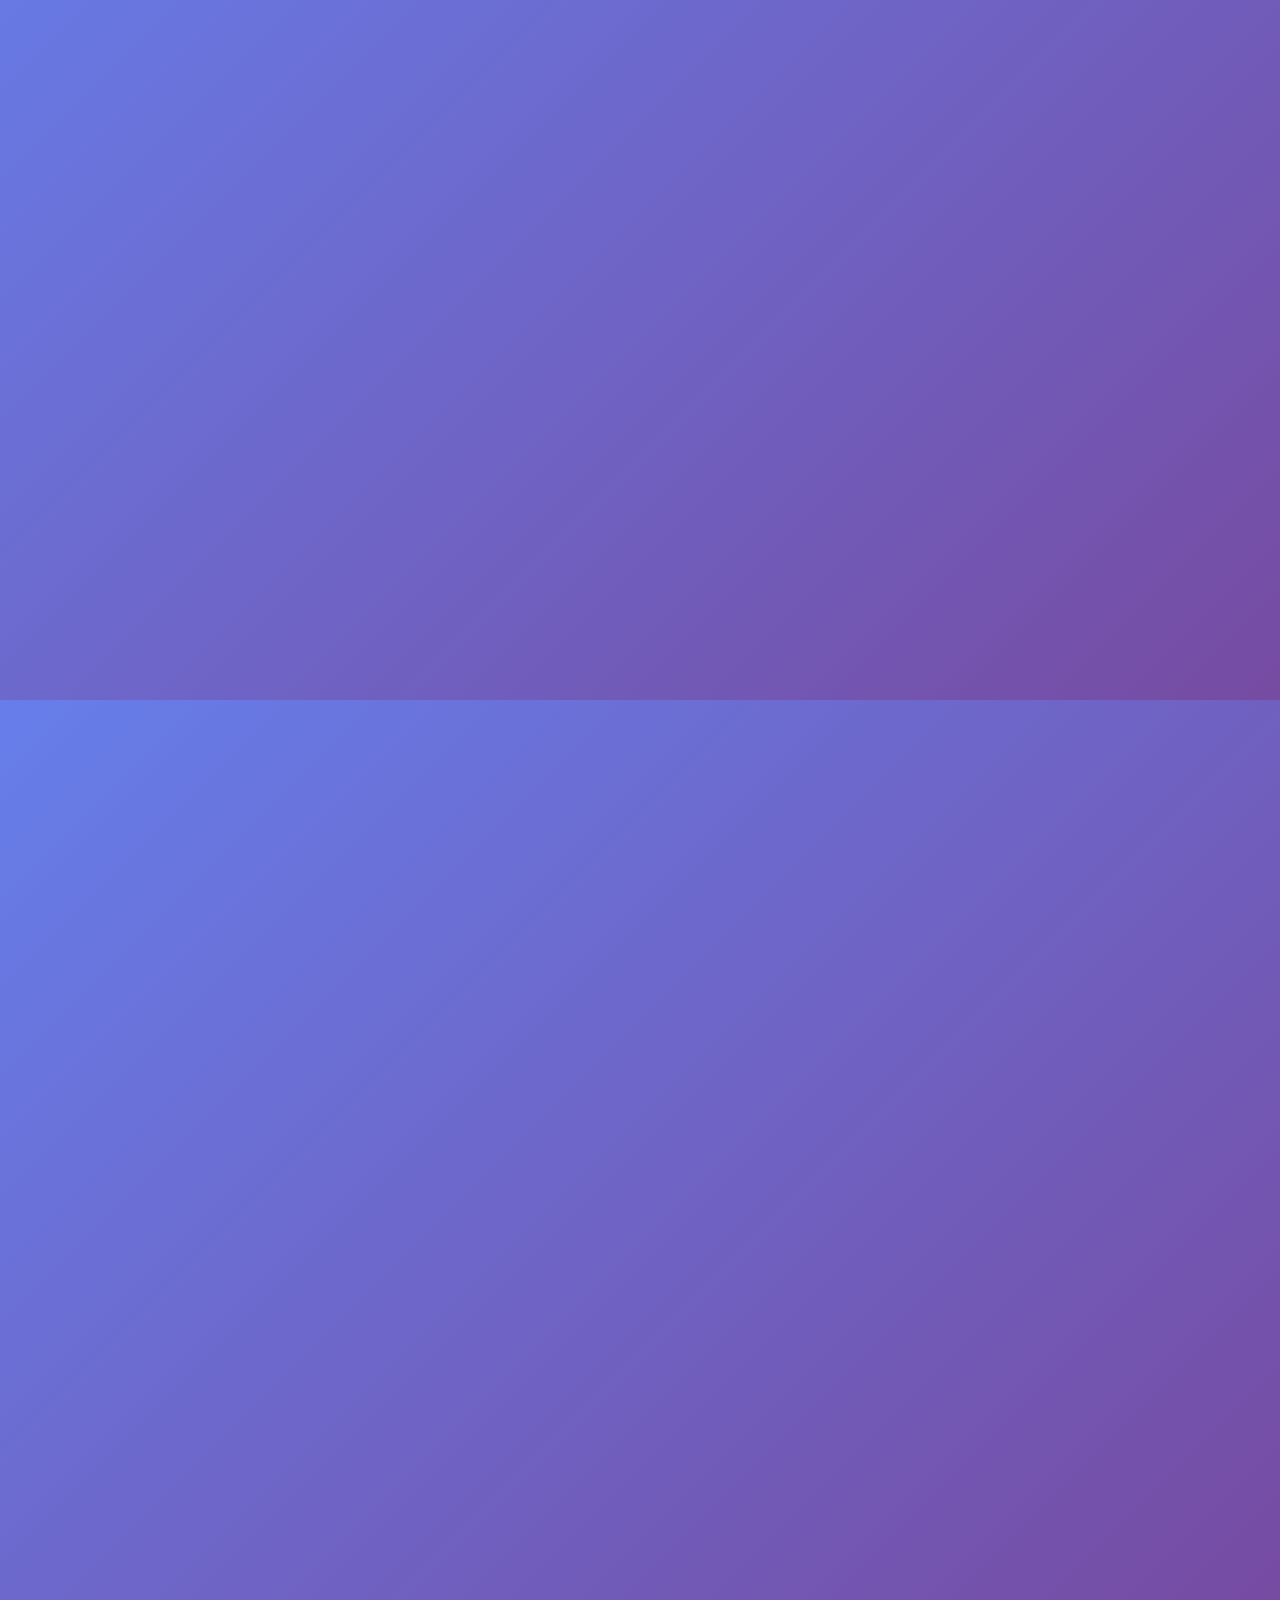
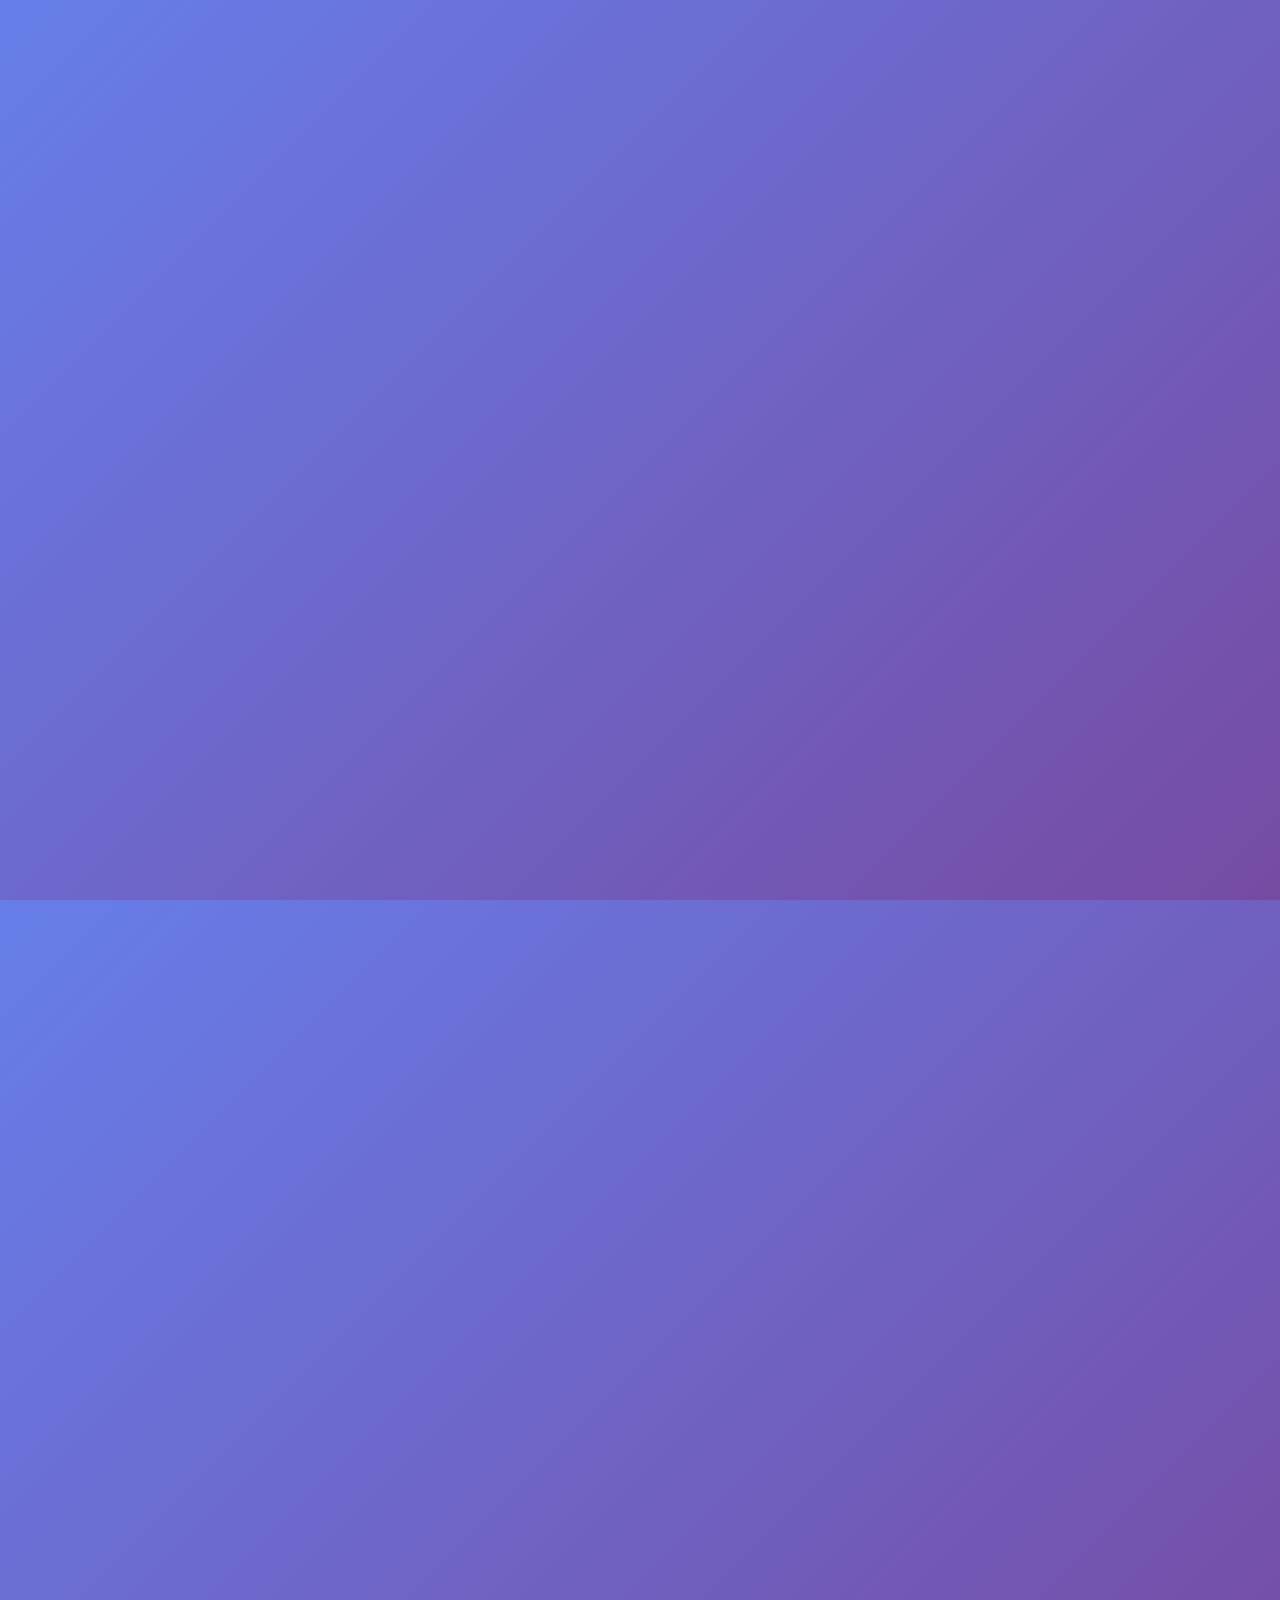
<file: devLog.html>
<!DOCTYPE html>
<html lang="zh-TW">
<head>
    <meta charset="UTF-8">
    <meta name="viewport" content="width=device-width, initial-scale=1.0">
    <title>Lucky Game Tools - STEAM免費萬能工具 - 開發日誌(steam unlocked)</title>
    <meta name="description" content="luckygametools 開發日誌|steam unlocked">
    <meta name="keywords" content="steam,steam unlocked, free,luckygametools,開發日誌>
    <link rel="shortcut icon" href="favicon.ico" type="image/x-icon" />
    <link rel="stylesheet" href="styles.css">
    <!-- <link href="https://fonts.googleapis.com/css?family=Poppins&display=swap" rel="stylesheet"> -->
    <link rel="preload" as="style" crossorigin
        href="https://fontsapi.zeoseven.com/532/main/result.css"
        onload="this.rel='stylesheet'"
        onerror="this.href='https://fontsapi-storage.zeoseven.com/532/main/result.css'" />
    <noscript>
        <link rel="stylesheet" href="https://fontsapi.zeoseven.com/532/main/result.css" />
    </noscript>
    <style>
        body {
            font-family: "NanoDyongChyangSong CN 24";
            font-weight: normal;
        }
    </style>
    <script async src="https://pagead2.googlesyndication.com/pagead/js/adsbygoogle.js?client=ca-pub-7261994485465423" crossorigin="anonymous"></script>

    <!-- Google tag (gtag.js) -->
    <script async src="https://www.googletagmanager.com/gtag/js?id=G-9897WHQ9FH"></script>
    <script>
      window.dataLayer = window.dataLayer || [];
      function gtag(){dataLayer.push(arguments);}
      gtag('js', new Date());
      gtag('config', 'G-9897WHQ9FH');
    </script>

    <style>
        /* DevLog Timeline Styles */
        .timeline {
            position: relative;
            max-width: 900px;
            margin: 0 auto;
            padding: 20px 0;
        }

        .timeline::before {
            content: '';
            position: absolute;
            left: 50%;
            transform: translateX(-50%);
            width: 4px;
            height: 100%;
            background: linear-gradient(180deg, var(--primary) 0%, var(--primary-dark) 100%);
            border-radius: 2px;
        }

        .timeline-item {
            position: relative;
            margin-bottom: 40px;
            width: 100%;
            display: flex;
            justify-content: center;
        }

        .timeline-content {
            position: relative;
            width: 45%;
            background: var(--bg-card);
            backdrop-filter: blur(20px) saturate(180%);
            border-radius: var(--radius-lg);
            padding: 28px;
            border: 1px solid rgba(255, 255, 255, 0.08);
            box-shadow: var(--shadow-md);
            transition: all var(--transition-normal);
        }

        .timeline-content:hover {
            transform: translateY(-4px);
            box-shadow: var(--shadow-lg);
            background: var(--bg-card-hover);
        }

        .timeline-item:nth-child(odd) .timeline-content {
            margin-right: auto;
            margin-left: 0;
        }

        .timeline-item:nth-child(even) .timeline-content {
            margin-left: auto;
            margin-right: 0;
        }

        .timeline-dot {
            position: absolute;
            left: 50%;
            transform: translateX(-50%);
            width: 20px;
            height: 20px;
            background: var(--gradient-primary);
            border-radius: 50%;
            box-shadow: 0 0 20px rgba(99, 102, 241, 0.5);
            z-index: 10;
            top: 30px;
        }

        .timeline-dot::after {
            content: '';
            position: absolute;
            inset: -6px;
            border: 2px solid var(--primary);
            border-radius: 50%;
            opacity: 0.5;
        }

        .timeline-date {
            display: inline-flex;
            align-items: center;
            gap: 8px;
            background: linear-gradient(135deg, rgba(99, 102, 241, 0.2), rgba(139, 92, 246, 0.1));
            color: var(--primary-light);
            padding: 8px 16px;
            border-radius: 50px;
            font-size: 0.85rem;
            font-weight: 600;
            margin-bottom: 16px;
            border: 1px solid rgba(99, 102, 241, 0.2);
        }

        .timeline-date::before {
            content: '📅';
        }

        .timeline-version {
            font-size: 1.25rem;
            font-weight: 700;
            color: var(--text-primary);
            margin-bottom: 16px;
            display: flex;
            align-items: center;
            gap: 10px;
        }

        .timeline-version::before {
            content: '';
            width: 8px;
            height: 8px;
            background: var(--accent);
            border-radius: 50%;
            box-shadow: 0 0 10px var(--accent-glow);
        }

        .timeline-changes {
            list-style: none;
            padding: 0;
            margin: 0;
        }

        .timeline-changes li {
            position: relative;
            padding-left: 28px;
            margin-bottom: 12px;
            color: var(--text-secondary);
            line-height: 1.7;
            font-size: 0.95rem;
        }

        .timeline-changes li:last-child {
            margin-bottom: 0;
        }

        .timeline-changes li::before {
            content: '';
            position: absolute;
            left: 0;
            top: 6px;
            width: 18px;
            height: 18px;
            border-radius: 4px;
            display: flex;
            align-items: center;
            justify-content: center;
            font-size: 0.75rem;
        }

        .timeline-changes li.added::before {
            content: '+';
            background: rgba(16, 185, 129, 0.2);
            color: var(--success);
        }

        .timeline-changes li.fixed::before {
            content: '✓';
            background: rgba(59, 130, 246, 0.2);
            color: var(--info);
        }

        .timeline-changes li.changed::before {
            content: '⟳';
            background: rgba(245, 158, 11, 0.2);
            color: var(--warning);
        }

        .timeline-changes li.removed::before {
            content: '-';
            background: rgba(239, 68, 68, 0.2);
            color: var(--danger);
        }

        /* Google Translate styling */
        .translate-wrapper {
            position: fixed;
            top: 90px;
            right: 20px;
            z-index: 100;
            background: var(--bg-card);
            backdrop-filter: blur(10px);
            padding: 10px 16px;
            border-radius: var(--radius-md);
            border: 1px solid rgba(255, 255, 255, 0.1);
            box-shadow: var(--shadow-md);
        }

        /* Responsive */
        @media (max-width: 768px) {
            .timeline::before {
                left: 20px;
            }

            .timeline-dot {
                left: 20px;
            }

            .timeline-content {
                width: calc(100% - 60px);
                margin-left: 50px !important;
                margin-right: 0 !important;
                padding: 20px;
            }

            .timeline-date {
                font-size: 0.8rem;
            }

            .timeline-version {
                font-size: 1.1rem;
            }

            .translate-wrapper {
                top: 80px;
                right: 10px;
                left: 10px;
                display: flex;
                justify-content: center;
            }
        }

        /* Loading animation for timeline items */
        @keyframes slideInUp {
            from {
                opacity: 0;
                transform: translateY(30px);
            }
            to {
                opacity: 1;
                transform: translateY(0);
            }
        }

        .timeline-item {
            animation: slideInUp 0.5s ease forwards;
            opacity: 0;
        }

        .timeline-item:nth-child(1) { animation-delay: 0.1s; }
        .timeline-item:nth-child(2) { animation-delay: 0.2s; }
        .timeline-item:nth-child(3) { animation-delay: 0.3s; }
        .timeline-item:nth-child(4) { animation-delay: 0.4s; }
        .timeline-item:nth-child(5) { animation-delay: 0.5s; }
        .timeline-item:nth-child(n+6) { animation-delay: 0.6s; }
    </style>
</head>
<body>
    <!-- Navigation Bar -->
    <nav class="navbar" id="navbar">
        <a href="README_zh.html" class="navbar-brand">
            <div class="logo-icon">🎮</div>
            <span>LuckyGameTools</span>
        </a>

        <button class="navbar-toggle" id="navbarToggle" aria-label="Toggle navigation">
            <span></span>
            <span></span>
            <span></span>
        </button>

        <div class="navbar-collapse" id="navbarCollapse">
            <ul class="navbar-nav">
                <li class="nav-item">
                    <a href="README_zh.html" class="nav-link">
                        <span class="nav-icon"><svg viewBox="0 0 24 24"><path d="M10 20v-6h4v6h5v-8h3L12 3 2 12h3v8z"/></svg></span> 首頁
                    </a>
                </li>
                <li class="nav-item">
                    <a href="README_zh.html#download" class="nav-link">
                        <span class="nav-icon"><svg viewBox="0 0 24 24"><path d="M19 9h-4V3H9v6H5l7 7 7-7zM5 18v2h14v-2H5z"/></svg></span> 下載
                    </a>
                </li>
                <li class="nav-item">
                    <a href="qa_zh.html" class="nav-link">
                        <span class="nav-icon"><svg viewBox="0 0 24 24"><path d="M12 2C6.48 2 2 6.48 2 12s4.48 10 10 10 10-4.48 10-10S17.52 2 12 2zm1 17h-2v-2h2v2zm2.07-7.75l-.9.92C13.45 12.9 13 13.5 13 15h-2v-.5c0-1.1.45-2.1 1.17-2.83l1.24-1.26c.37-.36.59-.86.59-1.41 0-1.1-.9-2-2-2s-2 .9-2 2H8c0-2.21 1.79-4 4-4s4 1.79 4 4c0 .88-.36 1.68-.93 2.25z"/></svg></span> 常見問題
                    </a>
                </li>
                <li class="nav-item">
                    <a href="game_update.html" class="nav-link">
                        <span class="nav-icon"><svg viewBox="0 0 24 24"><path d="M21 6H3c-1.1 0-2 .9-2 2v8c0 1.1.9 2 2 2h18c1.1 0 2-.9 2-2V8c0-1.1-.9-2-2-2zm-10 7H8v3H6v-3H3v-2h3V8h2v3h3v2zm4.5 2c-.83 0-1.5-.67-1.5-1.5s.67-1.5 1.5-1.5 1.5.67 1.5 1.5-.67 1.5-1.5 1.5zm4-3c-.83 0-1.5-.67-1.5-1.5S18.67 9 19.5 9s1.5.67 1.5 1.5-.67 1.5-1.5 1.5z"/></svg></span> 遊戲庫
                    </a>
                </li>
                <li class="nav-item">
                    <a href="devLog.html" class="nav-link active">
                        <span class="nav-icon"><svg viewBox="0 0 24 24"><path d="M19 3H5c-1.1 0-2 .9-2 2v14c0 1.1.9 2 2 2h14c1.1 0 2-.9 2-2V5c0-1.1-.9-2-2-2zm-5 14H7v-2h7v2zm3-4H7v-2h10v2zm0-4H7V7h10v2z"/></svg></span> 開發日誌
                    </a>
                </li>
            </ul>

        </div>
    </nav>

    <!-- Google Translate -->
    <div class="translate-wrapper">
        <div id="google_translate_element"></div>
    </div>
    <script type="text/javascript">
    function googleTranslateElementInit() {
      new google.translate.TranslateElement({pageLanguage: 'zh-TW'}, 'google_translate_element');
    }
    </script>
    <script type="text/javascript" src="//translate.google.com/translate_a/element.js?cb=googleTranslateElementInit" defer></script>

    <div class="twp"></div>
    <div class="container content main-content">
        <!-- Header -->
        <header class="header">
            <h1 class="logo">開發日誌</h1>
            <p class="subtitle">LuckyGameTools 版本更新記錄</p>
        </header>

        <!-- Timeline -->
        <div class="timeline">
            <!-- v6.0.3.0 -->
            <div class="timeline-item">
                <div class="timeline-dot"></div>
                <div class="timeline-content">
                    <div class="timeline-date">2026-03-15</div>
                    <div class="timeline-version">6.0.3.0 版本更新</div>
                    <ul class="timeline-changes">
                        <li class="fixed">優化部分環節Steam加載問題</li>
                        <li class="fixed">限制開屏動畫最多持續30秒</li>
                        <li class="added">軟件左上角增加權限標識</li>
                    </ul>
                </div>
            </div>

            <!-- v6.0.2.0 - 2026-03-10 -->
            <div class="timeline-item">
                <div class="timeline-dot"></div>
                <div class="timeline-content">
                    <div class="timeline-date">2026-03-10</div>
                    <div class="timeline-version">6.0.2.0 版本更新</div>
                    <ul class="timeline-changes">
                        <li class="fixed">修復部份加D加密遊戲激活后，重啟后steam提示啟動遊戲失敗 54 的問題，比如：生化危機9</li>
                    </ul>
                </div>
            </div>

            <!-- v6.0.1.0 -->
            <div class="timeline-item">
                <div class="timeline-dot"></div>
                <div class="timeline-content">
                    <div class="timeline-date">2026-03-01</div>
                    <div class="timeline-version">6.0.1.0 版本更新</div>
                    <ul class="timeline-changes">
                        <li class="added">新增steam遊戲啟動參數lgt= ,用于解決部份機器環境啟動遊戲失敗(錯誤代碼 xx)的問題，使用方法見最新的FAQ</li>
                    </ul>
                </div>
            </div>

            <!-- v6.0.0.3 -->
            <div class="timeline-item">
                <div class="timeline-dot"></div>
                <div class="timeline-content">
                    <div class="timeline-date">2025-12-23</div>
                    <div class="timeline-version">6.0.0.3 版本更新</div>
                    <ul class="timeline-changes">
                        <li class="fixed">修復卸載腳本uninstall.bat</li>
                        <li class="fixed">修復軟件清除緩存后，軟件版本信息丟失的bug</li>
                        <li class="added">在設置中新增文件版本信息</li>
                    </ul>
                </div>
            </div>

            <!-- v6.0.0.2 -->
            <div class="timeline-item">
                <div class="timeline-dot"></div>
                <div class="timeline-content">
                    <div class="timeline-date">2025-12-20</div>
                    <div class="timeline-version">6.0.0.2 版本更新</div>
                    <ul class="timeline-changes">
                        <li class="fixed">修復軟件與部份梯子工具的衝突</li>
                    </ul>
                </div>
            </div>

            <!-- v6.0.0.1 -->
            <div class="timeline-item">
                <div class="timeline-dot"></div>
                <div class="timeline-content">
                    <div class="timeline-date">2025-12-14</div>
                    <div class="timeline-version">6.0.0.1 版本更新</div>
                    <ul class="timeline-changes">
                        <li class="added">优化DNS解析github文件</li>
                        <li class="added">在游戏列表加载时强化提示，关注游戏列表和刷新指引</li>
                    </ul>
                </div>
            </div>

            <!-- 2025-12-07 -->
            <div class="timeline-item">
                <div class="timeline-dot"></div>
                <div class="timeline-content">
                    <div class="timeline-date">2025-12-07</div>
                    <div class="timeline-version">開源計劃</div>
                    <ul class="timeline-changes">
                        <li class="added">LuckyGameTools軟件裝會陸續開源中</li>
                        <li class="added">第一彈：安裝包程序，原汁原味開源地址：<a href="https://github.com/luckygametools/installer.git" target="_blank" style="color: var(--primary-light);">github.com/luckygametools/installer</a></li>
                    </ul>
                </div>
            </div>

            <!-- v6.0.0.0 -->
            <div class="timeline-item">
                <div class="timeline-dot"></div>
                <div class="timeline-content">
                    <div class="timeline-date">2025-11-30</div>
                    <div class="timeline-version">6.0.0.0 版本更新</div>
                    <ul class="timeline-changes">
                        <li class="fixed">恢復gitlab資源正常訪問</li>
                        <li class="fixed">屏蔽https://api.steampowered.com/ISteamApps/GetAppList/v2/ 接口的無效請求</li>
                        <li class="fixed">優化UI遊戲列表頁面加载空白的情況</li>
                        <li class="fixed">增加大文件清單下載是請求等待時長</li>
                        <li class="fixed">修復網絡異常的情況下，點擊設置崩潰閃退的bug</li>
                        <li class="added">適配未來的64位steam</li>
                    </ul>
                </div>
            </div>

            <!-- v5.0.2.1 -->
            <div class="timeline-item">
                <div class="timeline-dot"></div>
                <div class="timeline-content">
                    <div class="timeline-date">2025-11-28</div>
                    <div class="timeline-version">5.0.2.1 版本更新</div>
                    <ul class="timeline-changes">
                        <li class="fixed">臨時優化gitlab故障，清單入庫網絡異常的情況</li>
                    </ul>
                </div>
            </div>

            <!-- v5.0.2.0 -->
            <div class="timeline-item">
                <div class="timeline-dot"></div>
                <div class="timeline-content">
                    <div class="timeline-date">2025-11-22</div>
                    <div class="timeline-version">5.0.2.0 版本更新</div>
                    <ul class="timeline-changes">
                        <li class="fixed">修復Steam調整導致創意工坊偶爾無法正常使用的問題</li>
                    </ul>
                </div>
            </div>

            <!-- v5.0.1.3 -->
            <div class="timeline-item">
                <div class="timeline-dot"></div>
                <div class="timeline-content">
                    <div class="timeline-date">2025-11-14</div>
                    <div class="timeline-version">5.0.1.3 版本更新</div>
                    <ul class="timeline-changes">
                        <li class="fixed">修復https://api.steampowered.com/ISteamApps/GetAppList/v2/ 接口失效引發的kit程序崩潰問題</li>
                    </ul>
                </div>
            </div>

            <!-- v5.0.0.3 -->
            <div class="timeline-item">
                <div class="timeline-dot"></div>
                <div class="timeline-content">
                    <div class="timeline-date">2025-10-18</div>
                    <div class="timeline-version">5.0.0.3 版本更新</div>
                    <ul class="timeline-changes">
                        <li class="changed">去除工具箱中，權限為0時不能生成lgt神秘代碼的限制，并解除此狀態下生成神秘代碼的驗證</li>
                        <li class="fixed">兼容部份遊戲遊戲啟動后預設配置不生效的問題，(出現此問題可以反饋給作者配合解決)</li>
                        <li class="fixed">修正awth1字樣為auth1</li>
                    </ul>
                </div>
            </div>

            <!-- v5.0.0.2 -->
            <div class="timeline-item">
                <div class="timeline-dot"></div>
                <div class="timeline-content">
                    <div class="timeline-date">2025-09-16</div>
                    <div class="timeline-version">5.0.0.2 版本更新</div>
                    <ul class="timeline-changes">
                        <li class="changed">將D加密遊戲彈窗提示語國際化</li>
                    </ul>
                </div>
            </div>

            <!-- v5.0.0.1 -->
            <div class="timeline-item">
                <div class="timeline-dot"></div>
                <div class="timeline-content">
                    <div class="timeline-date">2025-09-14</div>
                    <div class="timeline-version">5.0.0.1 版本更新</div>
                    <ul class="timeline-changes">
                        <li class="added">工具箱添加 生成 lot 代碼（用于需要在線驗證的單機遊戲）</li>
                        <li class="added">工具箱添加 生成 lgt 代碼 (用于D加密遊戲的激活)</li>
                        <li class="fixed">移除遊戲列表中18 or net error圖片</li>
                        <li class="fixed">優化遊戲資料庫異步請求時，自動放棄官方store已下架隱藏的遊戲</li>
                        <li class="added">軟件新版本安裝程序在安裝中默認開啟展示隱藏的18+遊戲</li>
                        <li class="changed">升級了軟件所依賴的開源依賴，提升了一點點性能</li>
                    </ul>
                </div>
            </div>

            <!-- v4.0.3.2 -->
            <div class="timeline-item">
                <div class="timeline-dot"></div>
                <div class="timeline-content">
                    <div class="timeline-date">2025-08-09</div>
                    <div class="timeline-version">4.0.3.2 版本更新</div>
                    <ul class="timeline-changes">
                        <li class="changed">軟件默認跟隨系統代理</li>
                        <li class="fixed">修復解除安裝腳本清理入庫數據文件</li>
                        <li class="fixed">修復部份D加密遊戲使用lot指令不成功的bug</li>
                        <li class="fixed">修復部份遊戲入庫時錯誤提示安裝破解腳本的BUG</li>
                    </ul>
                </div>
            </div>

            <!-- v4.0.3.1 -->
            <div class="timeline-item">
                <div class="timeline-dot"></div>
                <div class="timeline-content">
                    <div class="timeline-date">2025-07-20</div>
                    <div class="timeline-version">4.0.3.1 版本更新</div>
                    <ul class="timeline-changes">
                        <li class="fixed">修復上個版本引起的部分帶dlc的遊戲下載問題</li>
                        <li class="fixed">修復軟件自動更新的BUG</li>
                        <li class="changed">優化權限獲取邏輯</li>
                    </ul>
                </div>
            </div>

            <!-- v4.0.3.0 -->
            <div class="timeline-item">
                <div class="timeline-dot"></div>
                <div class="timeline-content">
                    <div class="timeline-date">2025-07-14</div>
                    <div class="timeline-version">4.0.3.0 版本更新</div>
                    <ul class="timeline-changes">
                        <li class="added">新功能，支持 steam 創意工坊 的下載了，目前已通的遊戲是： 小紅車，後續會持續開通其它的遊戲</li>
                        <li class="changed">集成7zip，降低了安裝包的體積，方便大家快速下載安裝</li>
                    </ul>
                </div>
            </div>

            <!-- v4.0.2.0 -->
            <div class="timeline-item">
                <div class="timeline-dot"></div>
                <div class="timeline-content">
                    <div class="timeline-date">2025-07-05</div>
                    <div class="timeline-version">4.0.2.0 版本更新</div>
                    <ul class="timeline-changes">
                        <li class="added">支持了Steam成就系統</li>
                        <li class="changed">優化了鎖定steam清單，steam不再提示LuckyGameTools軟件導入的遊戲更新</li>
                        <li class="changed">默認只對 自動更新腳本 更新的遊戲附加成就系統 ，需要立馬使用成就系統的遊戲appid可以告訴作者添加</li>
                    </ul>
                </div>
            </div>

            <!-- v4.0.1.2 -->
            <div class="timeline-item">
                <div class="timeline-dot"></div>
                <div class="timeline-content">
                    <div class="timeline-date">2025-06-30</div>
                    <div class="timeline-version">4.0.1.2 版本更新</div>
                    <ul class="timeline-changes">
                        <li class="changed">lot神秘代碼完全兼容steam上需要聯網驗證的單機遊戲，（eg：英雄连3、真人快打、夜族崛起、微軟飛行模擬器、美女，请别影响我成仙等 ）</li>
                    </ul>
                </div>
            </div>

            <!-- v4.0.1.1 -->
            <div class="timeline-item">
                <div class="timeline-dot"></div>
                <div class="timeline-content">
                    <div class="timeline-date">2025-06-28</div>
                    <div class="timeline-version">4.0.1.1 版本更新</div>
                    <ul class="timeline-changes">
                        <li class="fixed">兼容部份遊戲啟動時會強制較驗Steam.exe進程名字 （eg：天命奇御二 、 美女，请别影响我成仙）</li>
                    </ul>
                </div>
            </div>

            <!-- v4.0.1.0 -->
            <div class="timeline-item">
                <div class="timeline-dot"></div>
                <div class="timeline-content">
                    <div class="timeline-date">2025-06-26</div>
                    <div class="timeline-version">4.0.1.0 版本更新</div>
                    <ul class="timeline-changes">
                        <li class="added">給軟件添加了插件功能，支持擴展一些lot代碼也繞不過的單機遊戲 eg:撈女</li>
                        <li class="changed">優化 steam強化模式下：純淨模式的靈敏度</li>
                    </ul>
                </div>
            </div>

            <!-- v4.0.0.8 -->
            <div class="timeline-item">
                <div class="timeline-dot"></div>
                <div class="timeline-content">
                    <div class="timeline-date">2025-06-21</div>
                    <div class="timeline-version">4.0.0.8 版本更新</div>
                    <ul class="timeline-changes">
                        <li class="added">添加對于需要補丁的遊戲在導入時彈窗提醒</li>
                        <li class="fixed">修復新版本提示時消息不存在的bug</li>
                    </ul>
                </div>
            </div>

            <!-- v4.0.0.7 -->
            <div class="timeline-item">
                <div class="timeline-dot"></div>
                <div class="timeline-content">
                    <div class="timeline-date">2025-06-19</div>
                    <div class="timeline-version">4.0.0.7 版本更新</div>
                    <ul class="timeline-changes">
                        <li class="fixed">修復聯機時誤處理了未導入的遊戲</li>
                        <li class="fixed">修復已導入遊戲中包含無詳情時，無法篩查的功能</li>
                    </ul>
                </div>
            </div>

            <!-- v4.0.0.6 -->
            <div class="timeline-item">
                <div class="timeline-dot"></div>
                <div class="timeline-content">
                    <div class="timeline-date">2025-06-14</div>
                    <div class="timeline-version">4.0.0.6 版本更新</div>
                    <ul class="timeline-changes">
                        <li class="fixed">應該解決了 最新的win11 下defender 不再被誤殺了</li>
                        <li class="fixed">修复 小红车 steam 连接错误的提示</li>
                    </ul>
                </div>
            </div>

            <!-- v4.0.0.5 -->
            <div class="timeline-item">
                <div class="timeline-dot"></div>
                <div class="timeline-content">
                    <div class="timeline-date">2025-06-08</div>
                    <div class="timeline-version">4.0.0.5 版本更新</div>
                    <ul class="timeline-changes">
                        <li class="fixed">修復部分聯機遊戲無法切換語言的問題，但修正為語言默認和軟件端選擇的語言保持一至</li>
                        <li class="fixed">修復部份聯機遊戲無法彈窗出邀請好友的界面,使用幸運參數=luckygametools=0 (eg:Sons of The Forest )</li>
                        <li class="fixed">修復新版本提示是點消息是空的bug</li>
                        <li class="fixed">修復導入清單時，可能會引起cpu誤占用的bug</li>
                        <li class="changed">修正寓管理員權限啟動時默認不全局加速steam</li>
                    </ul>
                </div>
            </div>

            <!-- v4.0.0.4 -->
            <div class="timeline-item">
                <div class="timeline-dot"></div>
                <div class="timeline-content">
                    <div class="timeline-date">2025-06-05</div>
                    <div class="timeline-version">4.0.0.4 版本更新</div>
                    <ul class="timeline-changes">
                        <li class="added">DRM遊戲圖片框右上角增加醒目的"DRM"字樣</li>
                        <li class="changed">強化關機處理事件</li>
                        <li class="fixed">修復左側遊戲過多時最下方的遊戲無法滾出展示的bug</li>
                        <li class="changed">縮小遊戲圖片加載失敗時默認的18禁圖片的尺寸</li>
                    </ul>
                </div>
            </div>

            <!-- v4.0.0.3 -->
            <div class="timeline-item">
                <div class="timeline-dot"></div>
                <div class="timeline-content">
                    <div class="timeline-date">2025-05-29</div>
                    <div class="timeline-version">4.0.0.3 版本更新</div>
                    <ul class="timeline-changes">
                        <li class="changed">默認不自動播放遊戲視頻</li>
                        <li class="added">添加監聽關機事件，關機時自動退出程序</li>
                        <li class="changed">優化遊戲列表加載過程</li>
                    </ul>
                </div>
            </div>

            <!-- v4.0.0.2 -->
            <div class="timeline-item">
                <div class="timeline-dot"></div>
                <div class="timeline-content">
                    <div class="timeline-date">2025-05-17</div>
                    <div class="timeline-version">4.0.0.2 版本更新</div>
                    <ul class="timeline-changes">
                        <li class="added">遊戲搜索支持tag</li>
                        <li class="added">左側已導入遊戲，支持過濾</li>
                        <li class="added">工具箱導出遊戲時，如果軟件中已有的遊戲，導出按鈕背景會變黃提示</li>
                        <li class="changed">優化網絡抖動時警告提示</li>
                        <li class="fixed">修復已導入遊戲不再出現導入按鈕</li>
                    </ul>
                </div>
            </div>

            <!-- v4.0.0.1 -->
            <div class="timeline-item">
                <div class="timeline-dot"></div>
                <div class="timeline-content">
                    <div class="timeline-date">2025-05-17</div>
                    <div class="timeline-version">4.0.0.1 版本更新</div>
                    <ul class="timeline-changes">
                        <li class="fixed">解決重大BUG,UI界面從此不再卡頓</li>
                        <li class="added">將程序全面國際化,支持非常多國家的語言(全面擁抱Steam支持的語言)</li>
                        <li class="added">對于特殊遊戲只能從桌標啟動Steam.exe彈窗提示</li>
                        <li class="added">添加程序卸載腳本在安裝目錄下</li>
                        <li class="added">適配更新小分辮率</li>
                    </ul>
                </div>
            </div>

            <!-- v3.0.2.2 -->
            <div class="timeline-item">
                <div class="timeline-dot"></div>
                <div class="timeline-content">
                    <div class="timeline-date">2025-05-10</div>
                    <div class="timeline-version">3.0.2.2 版本更新</div>
                    <ul class="timeline-changes">
                        <li class="changed">將消息通知自動彈出</li>
                        <li class="added">支持steamdeck掌機最小分辨率1280*768</li>
                        <li class="changed">優化部份按鈕佈局和描述</li>
                        <li class="added">對于需要從luckygametools官網下載補丁的遊戲在導入時彈框提示</li>
                    </ul>
                </div>
            </div>

            <!-- v3.0.2.1 -->
            <div class="timeline-item">
                <div class="timeline-dot"></div>
                <div class="timeline-content">
                    <div class="timeline-date">2025-04-29</div>
                    <div class="timeline-version">3.0.2.1 版本更新</div>
                    <ul class="timeline-changes">
                        <li class="added">新增系統消息提示窗口,方便重要消息通知</li>
                        <li class="fixed">優化自動更新下載空包數據，導致軟件無法更新使用的問題</li>
                    </ul>
                </div>
            </div>

            <!-- v3.0.2.0 -->
            <div class="timeline-item">
                <div class="timeline-dot"></div>
                <div class="timeline-content">
                    <div class="timeline-date">2025-04-26</div>
                    <div class="timeline-version">3.0.2.0 版本更新</div>
                    <ul class="timeline-changes">
                        <li class="changed">進一步符合windows開發規範，進一步保障Windows defender誤殺問題</li>
                        <li class="changed">優化掉強制安裝CA證書</li>
                        <li class="fixed">修復導入遊戲，重啟后無效的BUG</li>
                        <li class="changed">去遊戲加載時的閃爍動畫,減少CPU使用</li>
                        <li class="changed">優化其它若干問題</li>
                    </ul>
                </div>
            </div>

            <!-- v3.0.1.0 -->
            <div class="timeline-item">
                <div class="timeline-dot"></div>
                <div class="timeline-content">
                    <div class="timeline-date">2025-04-17</div>
                    <div class="timeline-version">3.0.1.0 版本更新</div>
                    <ul class="timeline-changes">
                        <li class="changed">規範使用windows api程序使用姿勢,作者本機測試，不會觸發Windows defender誤殺</li>
                        <li class="changed">優化線程并發卡死問題</li>
                        <li class="fixed">優化UI界面遊戲列表偶爾不展示的問題</li>
                    </ul>
                </div>
            </div>

            <!-- v3.0.0.4 -->
            <div class="timeline-item">
                <div class="timeline-dot"></div>
                <div class="timeline-content">
                    <div class="timeline-date">2025-04-17</div>
                    <div class="timeline-version">3.0.0.4 版本更新</div>
                    <ul class="timeline-changes">
                        <li class="fixed">修復480聯機遊戲 的存檔問題</li>
                        <li class="changed">優化核心文件免殺defender</li>
                        <li class="changed">優化部份文件大小</li>
                    </ul>
                </div>
            </div>

            <!-- v3.0.0.3 -->
            <div class="timeline-item">
                <div class="timeline-dot"></div>
                <div class="timeline-content">
                    <div class="timeline-date">2025-04-15</div>
                    <div class="timeline-version">3.0.0.3 版本更新</div>
                    <ul class="timeline-changes">
                        <li class="added">給大家帶來了全新的SpaceWar 480聯機引擎，無需任何第三方聯機補丁，支持99.99%SpaceWar 480聯機遊戲</li>
                        <li class="changed">優化其它性能問題等等</li>
                    </ul>
                </div>
            </div>

            <!-- v3.0.0.2 -->
            <div class="timeline-item">
                <div class="timeline-dot"></div>
                <div class="timeline-content">
                    <div class="timeline-date">2025-04-13</div>
                    <div class="timeline-version">3.0.0.2 版本更新</div>
                    <ul class="timeline-changes">
                        <li class="changed">優化當遊戲列表網絡查詢失敗時，使用本地緩存的遊戲列表</li>
                        <li class="added">導入的清單對于特定遊戲可以解鎖DLC</li>
                    </ul>
                </div>
            </div>

            <!-- v3.0.0.1 -->
            <div class="timeline-item">
                <div class="timeline-dot"></div>
                <div class="timeline-content">
                    <div class="timeline-date">2025-04-13</div>
                    <div class="timeline-version">3.0.0.1 版本更新</div>
                    <ul class="timeline-changes">
                        <li class="fixed">修復添加-luckygametools啟動遊戲時丟失其它參數的BUG</li>
                        <li class="fixed">Patch遊戲工具DSX(1812620),完全可用</li>
                        <li class="added">開機自啟動添加任務計劃姿勢</li>
                        <li class="changed">優化遊戲名稱搜索功能</li>
                        <li class="added">以需要管理員權限才能正常進入遊戲的遊戲在啟動時，彈窗提醒</li>
                        <li class="added">使用新字體美化了界面字體</li>
                        <li class="added">重大更新：：：：：添加清單導出和導入功能：：：：：：</li>
                    </ul>
                </div>
            </div>

            <!-- v2.0.3.2 -->
            <div class="timeline-item">
                <div class="timeline-dot"></div>
                <div class="timeline-content">
                    <div class="timeline-date">2025-03-31</div>
                    <div class="timeline-version">2.0.3.2 版本更新</div>
                    <ul class="timeline-changes">
                        <li class="added">遊戲列表界面展示出D加密遊戲標示</li>
                        <li class="fixed">修復遊戲列表默認是中文的BUG</li>
                    </ul>
                </div>
            </div>

            <!-- v2.0.3.1 -->
            <div class="timeline-item">
                <div class="timeline-dot"></div>
                <div class="timeline-content">
                    <div class="timeline-date">2025-03-28</div>
                    <div class="timeline-version">2.0.3.1 版本更新</div>
                    <ul class="timeline-changes">
                        <li class="added">新增 《工具箱》版本，目前版本推出，一鍵離線 Uplay的功能</li>
                        <li class="added">新增 部份單機遊戲需要在線驗證時進不去的 繞過方式，具體使用姿勢說過官網或群消息</li>
                        <li class="changed">優化遊戲列表在網絡限制的情況下可以使用本地緩存的列表</li>
                        <li class="fixed">修復部份dns解析bug</li>
                    </ul>
                </div>
            </div>

            <!-- v2.0.3.0 -->
            <div class="timeline-item">
                <div class="timeline-dot"></div>
                <div class="timeline-content">
                    <div class="timeline-date">2025-03-22</div>
                    <div class="timeline-version">2.0.3.0 版本更新</div>
                    <ul class="timeline-changes">
                        <li class="fixed">優化hosts文件在程序異常退出時未能正常恢復，在程序下次啟動時修正</li>
                        <li class="changed">減少程序啟動時UI界面的動畫效果，可有效減少CPU佔用(這個破cef框架太老了導致的)</li>
                        <li class="added">自動添加聯機啟動遊戲480參數: -luckygametools(<a href="https://github.com/luckygametools/steam-cfg/blob/main/arg-luckygametools" target="_blank" style="color: var(--primary-light);">已收錄的遊戲列表</a>)</li>
                        <li class="changed">優化日誌自動清理，只保存最近兩天的</li>
                        <li class="fixed">修復hid steam強化模式</li>
                        <li class="fixed">修復移除入庫后重啟steam，遊戲還在的BUG</li>
                        <li class="fixed">修復UI界面失去焦點時停止動畫的bug</li>
                    </ul>
                </div>
            </div>

            <!-- Start -->
            <div class="timeline-item">
                <div class="timeline-dot"></div>
                <div class="timeline-content">
                    <div class="timeline-date">2025-03-19</div>
                    <div class="timeline-version">開始記錄開發日誌</div>
                    <ul class="timeline-changes">
                        <li class="added">LuckyGameTools 正式開始記錄版本更新歷史</li>
                    </ul>
                </div>
            </div>
        </div>

        <!-- Footer -->
        <footer>
            <p>© 2025 LuckyGameTools - 持續更新中</p>
            <p style="margin-top: 10px;">如有問題請通過 Telegram 聯繫作者</p>
        </footer>
    </div>

    <script src="twallpaper.js"></script>
    <script src="script.js"></script>
</body>
</html>
</file>
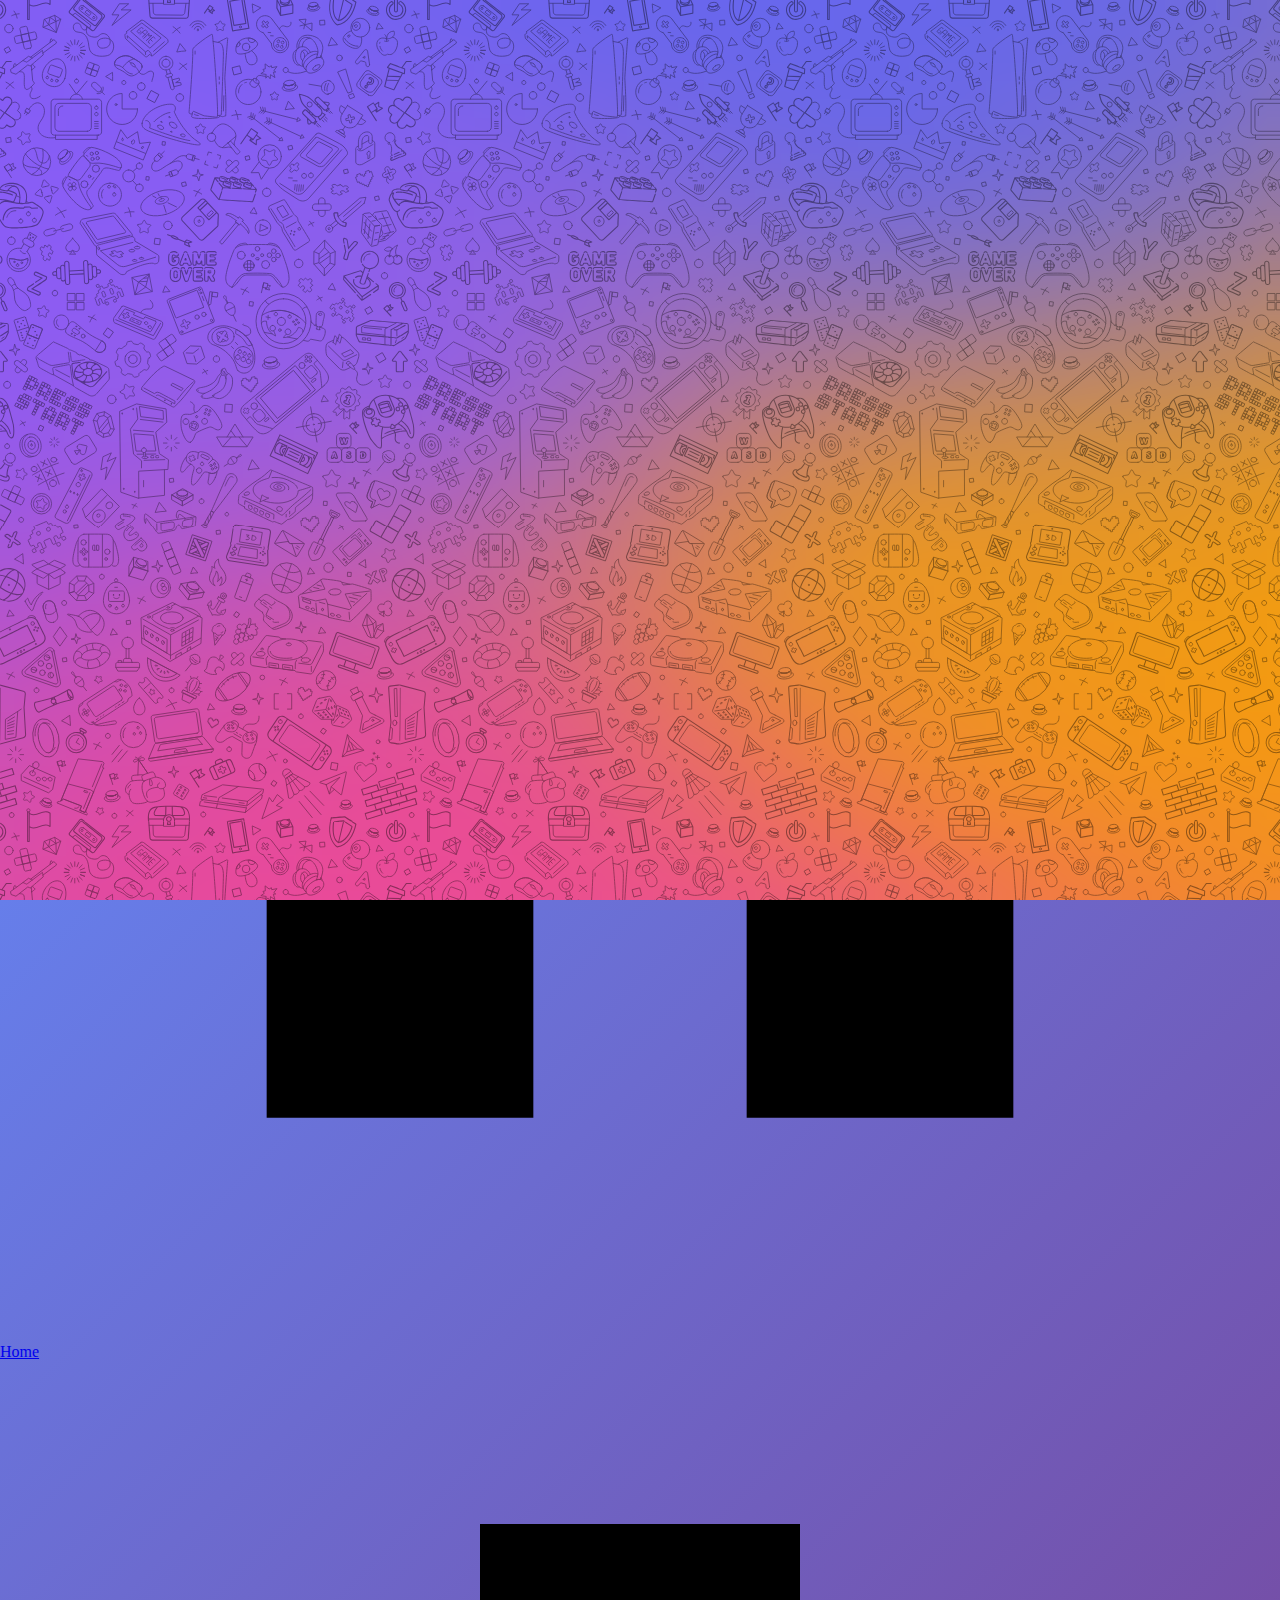
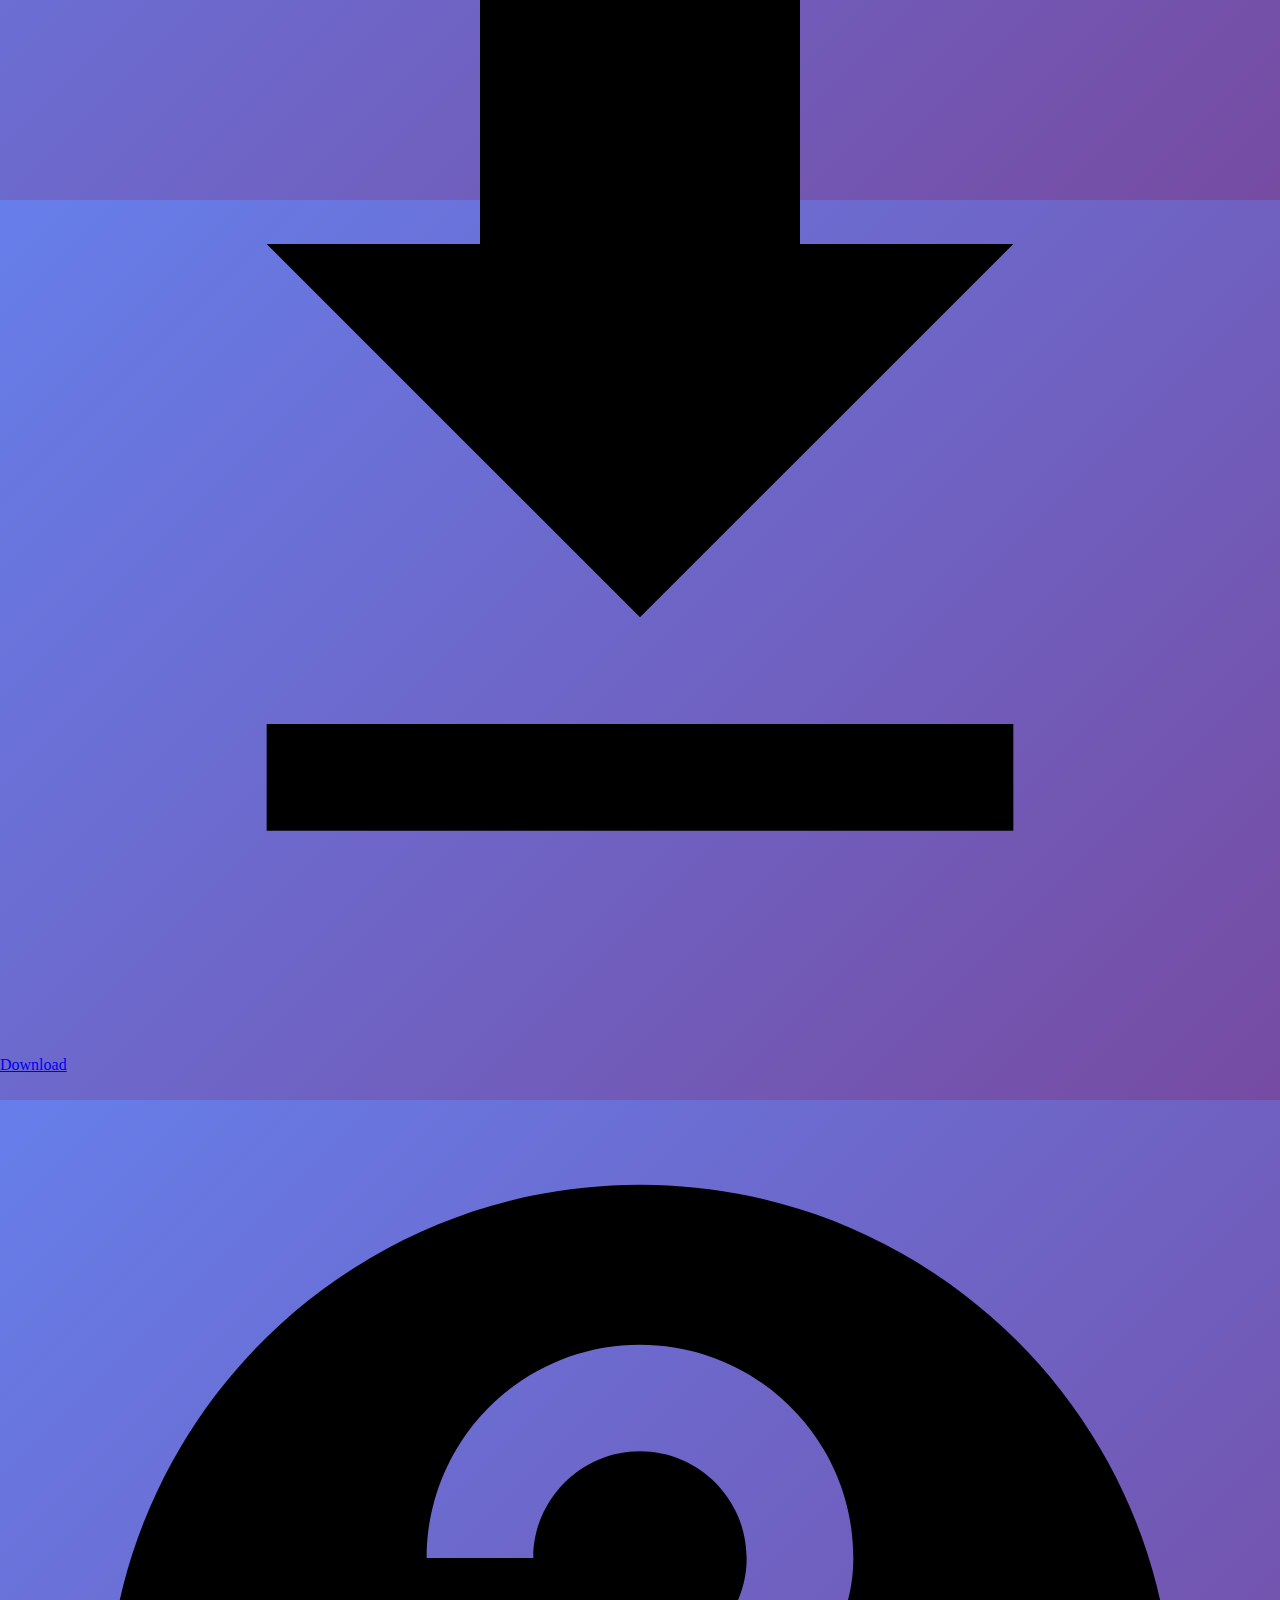
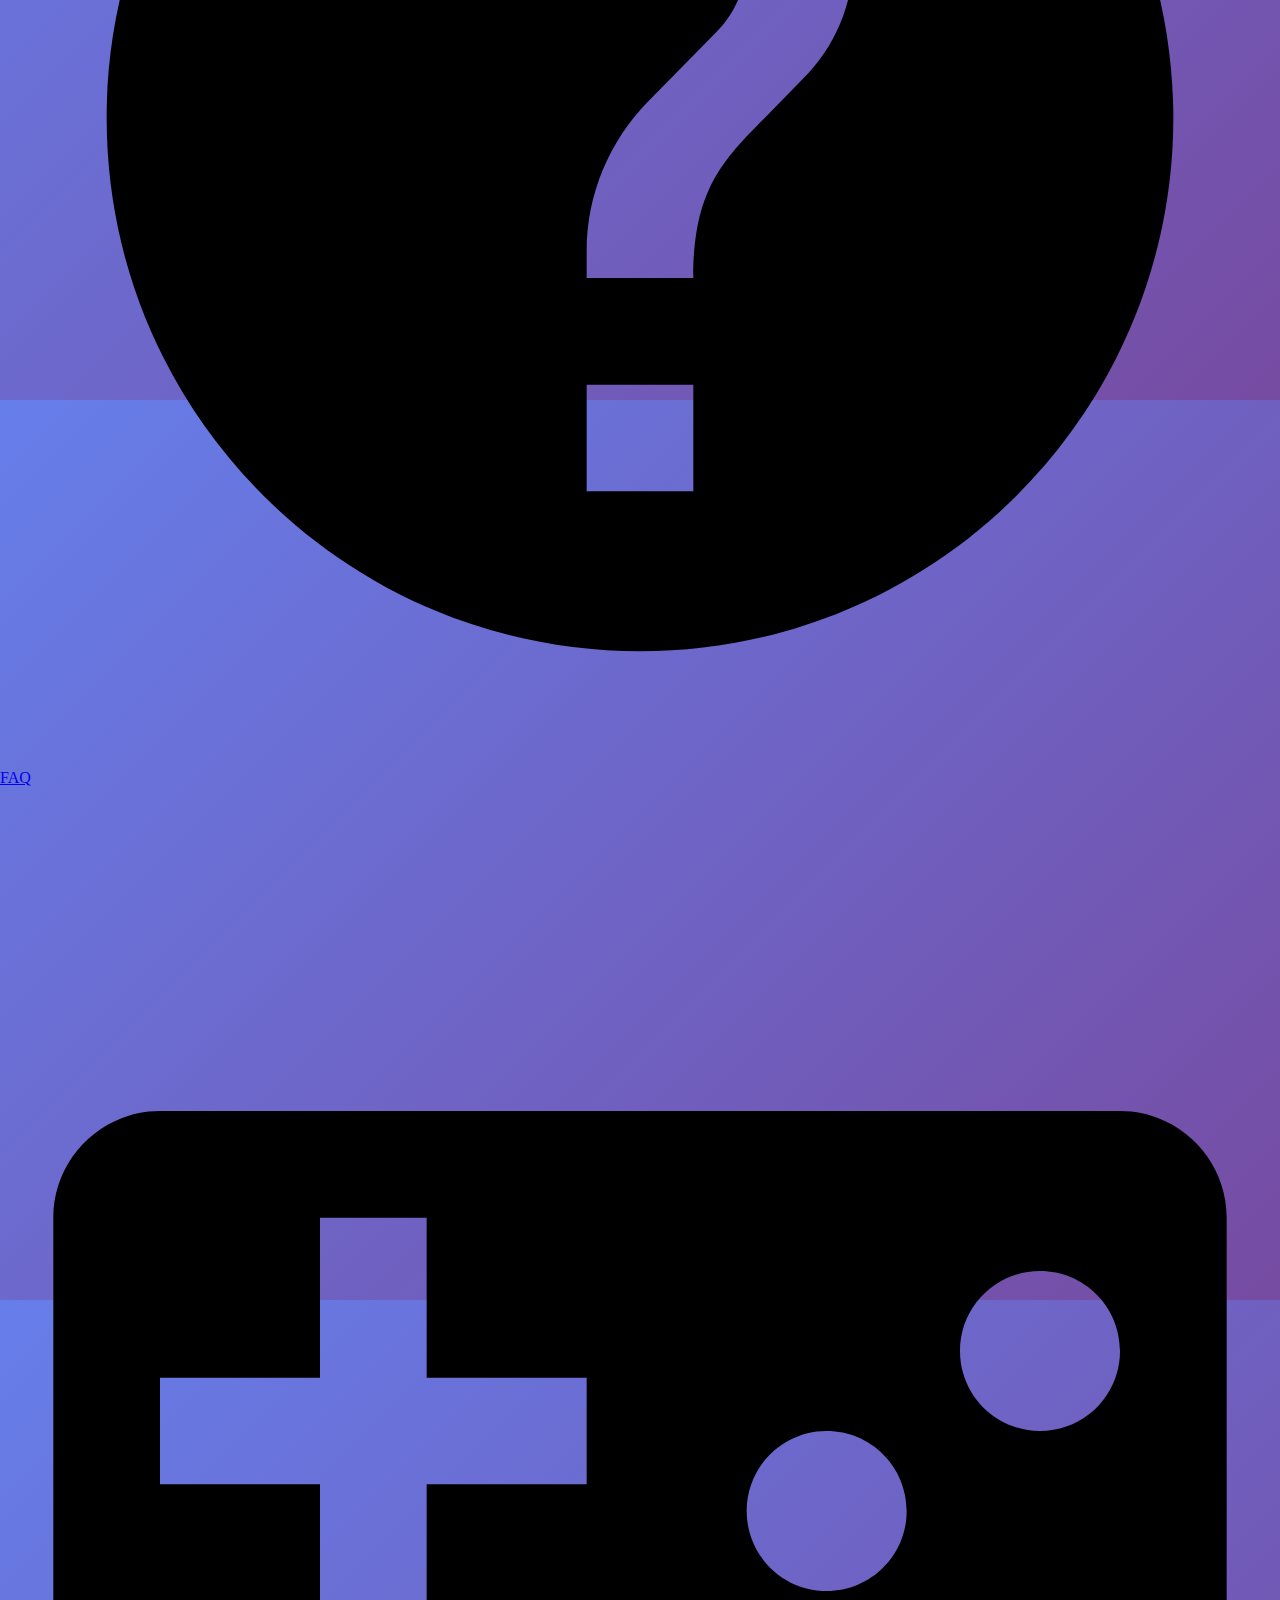
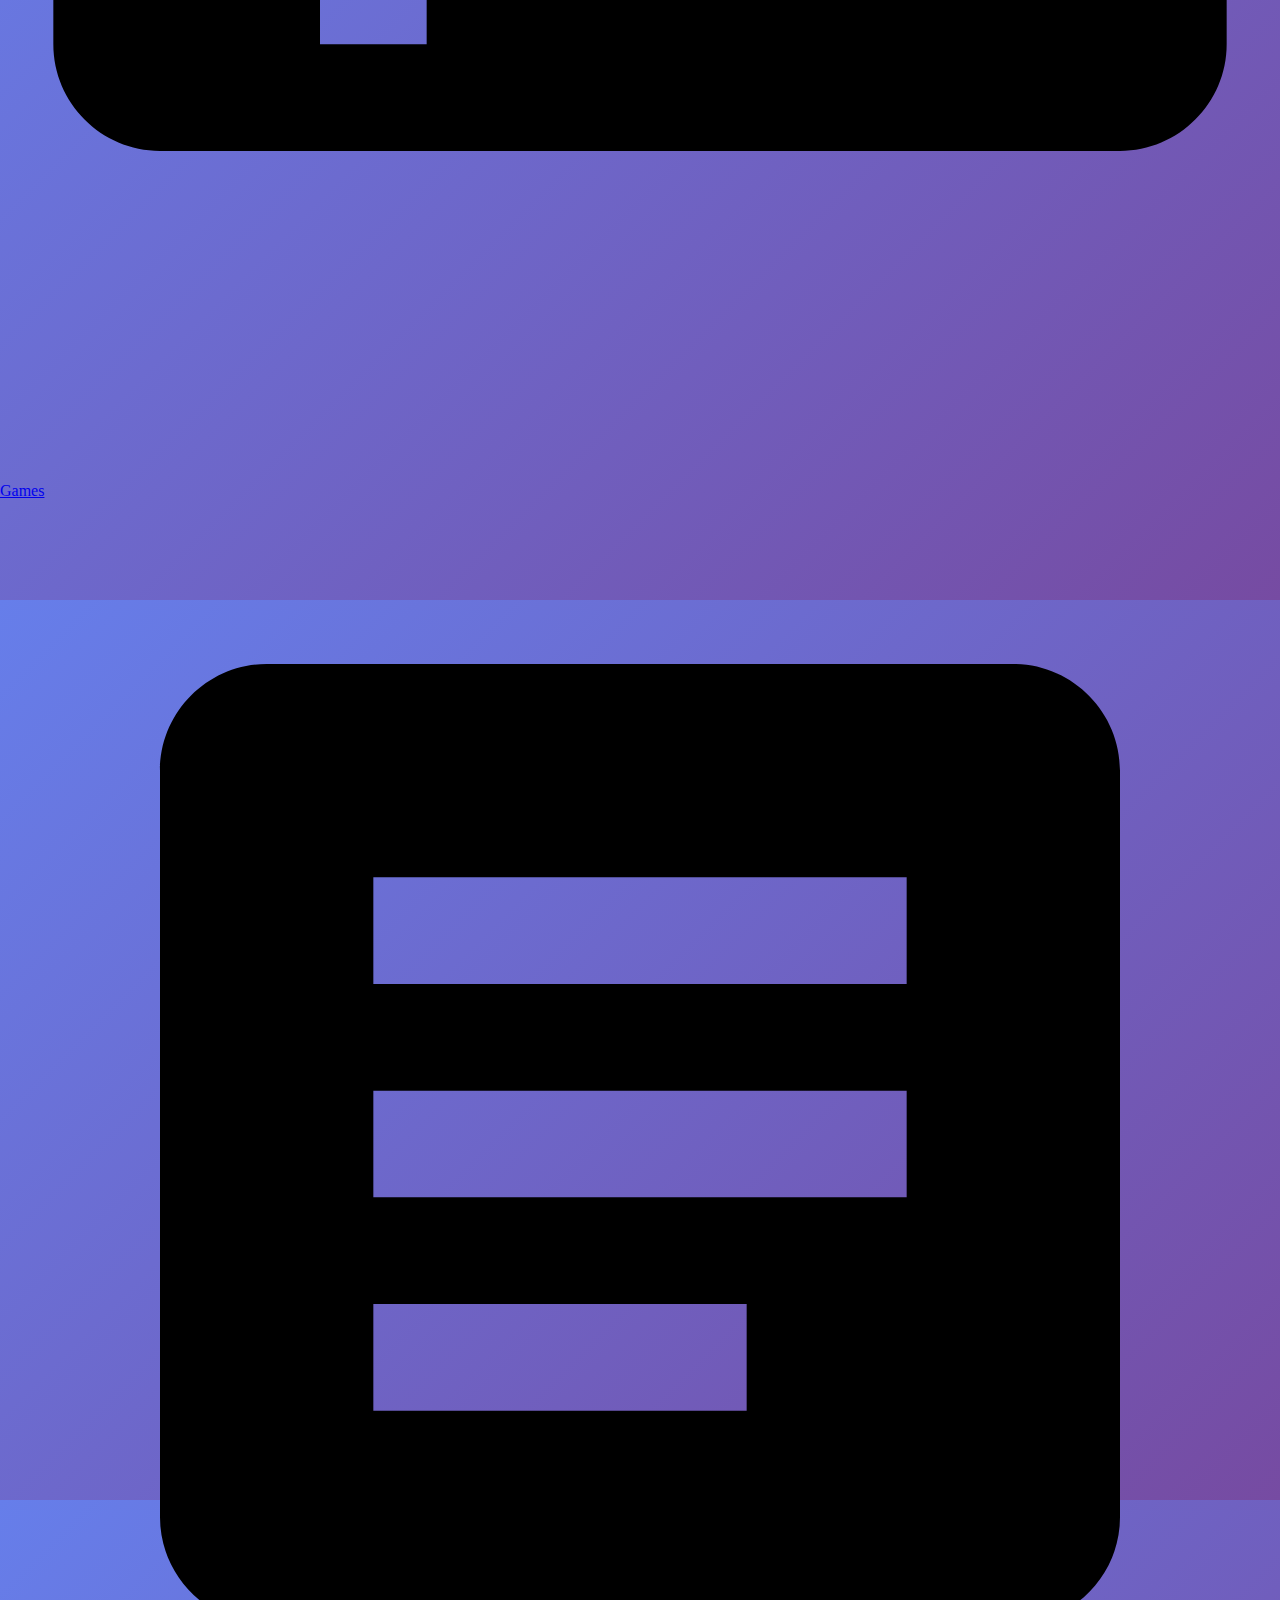
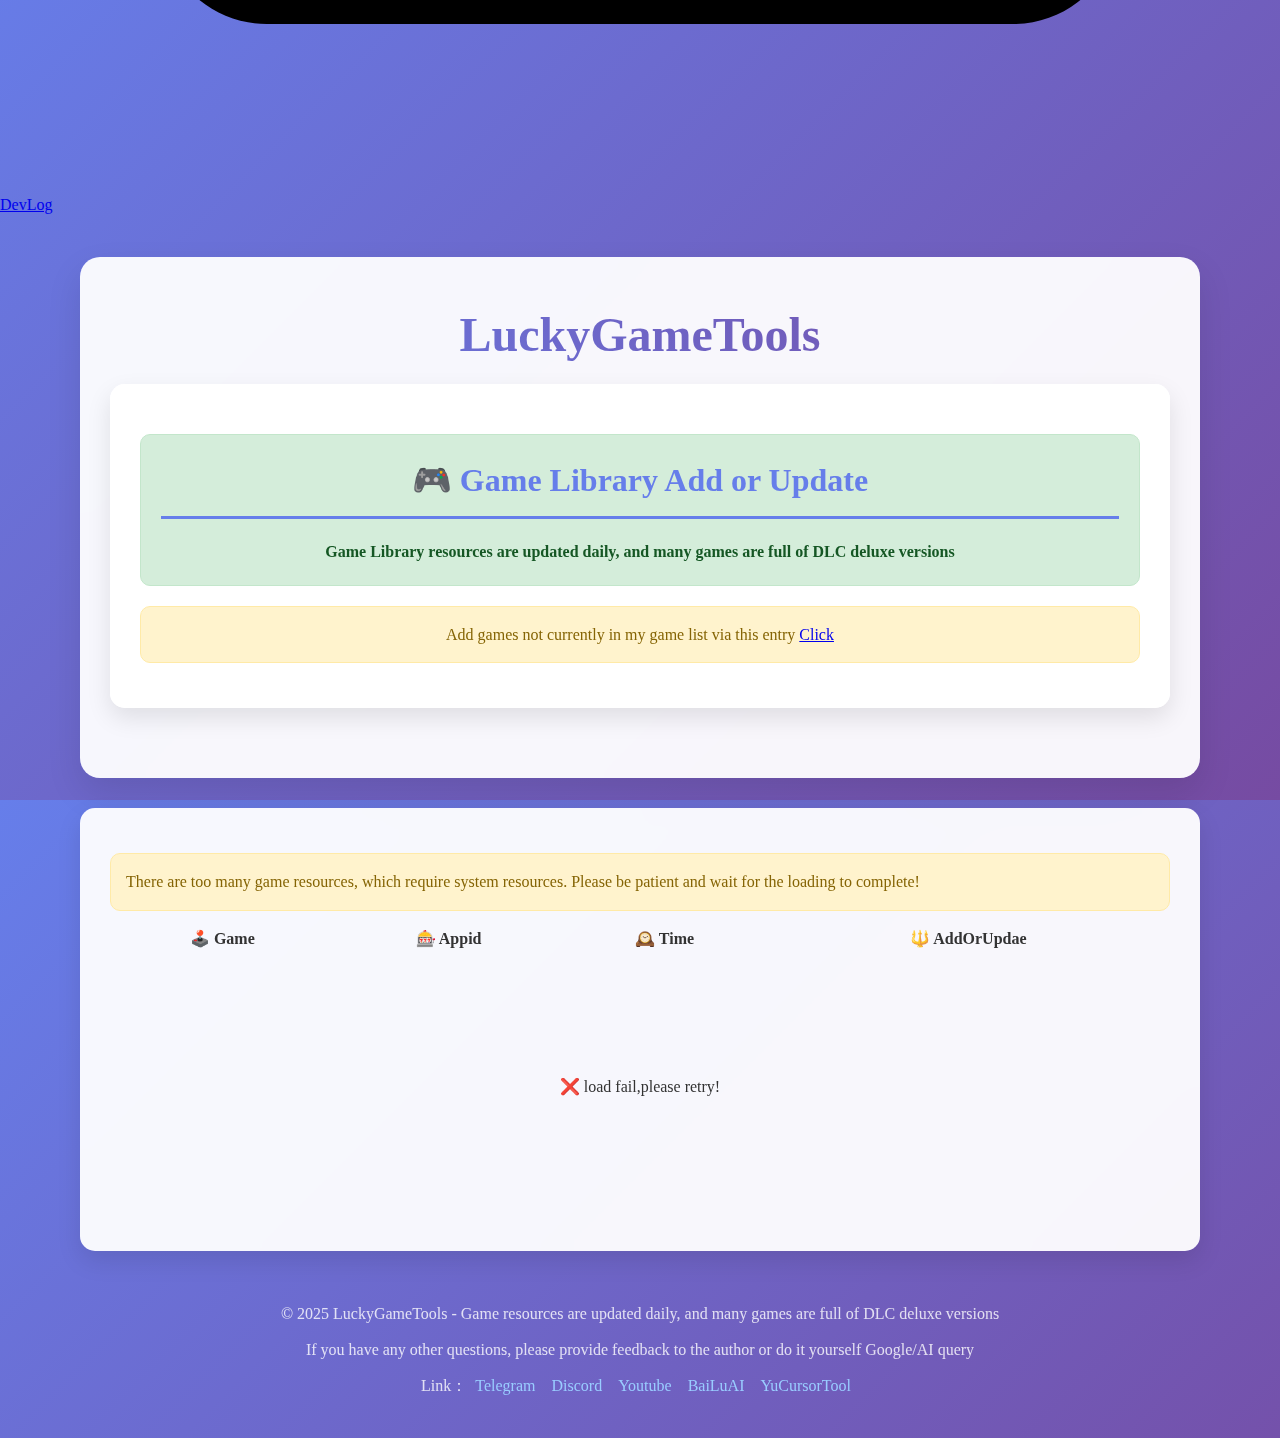
<file: game_update.html>
<!DOCTYPE html>
<html lang="en-US">
<head>
    <meta charset="UTF-8">
    <meta name="viewport" content="width=device-width, initial-scale=1.0">
    <title>Lucky Game Tools - STEAM Game Tools - Game Library Add or Update</title>
    <meta name="description" content="luckygametools Secure, Fast and Free Forever Steam Game Tools(Game Library Add or Update)">
    <meta name="keywords" content="steam, free,luckygametools, steamtools,patch,Free Forever,Game,Library,Add,Update">
    <link rel="shortcut icon" href="favicon.ico" type="image/x-icon" />
    <link rel="stylesheet" href="styles.css">
	<link href="https://fonts.googleapis.com/css?family=Poppins&display=swap" rel="stylesheet">
    <link rel="preload" as="style" crossorigin
        href="https://fontsapi.zeoseven.com/532/main/result.css"
        onload="this.rel='stylesheet'"
        onerror="this.href='https://fontsapi-storage.zeoseven.com/532/main/result.css'" />
    <noscript>
        <link rel="stylesheet" href="https://fontsapi.zeoseven.com/532/main/result.css" />
    </noscript>
	<style>
	    body {
	        font-family: "NanoDyongChyangSong CN 24";
	        font-weight: normal;
	    }
	</style>
	<script async src="https://pagead2.googlesyndication.com/pagead/js/adsbygoogle.js?client=ca-pub-7261994485465423" crossorigin="anonymous"></script>

	<!-- Google tag (gtag.js) -->
    <script async src="https://www.googletagmanager.com/gtag/js?id=G-9897WHQ9FH"></script>
    <script>
      window.dataLayer = window.dataLayer || [];
      function gtag(){dataLayer.push(arguments);}
      gtag('js', new Date());
      gtag('config', 'G-9897WHQ9FH');
    </script>
</head>
<body>
	<div id="google_translate_element" class="floating-top-left"></div>
    <!-- Navigation Bar -->
    <nav class="navbar" id="navbar">
        <a href="/index.html" class="navbar-brand">
            <div class="logo-icon">🎮</div>
            <span>LuckyGameTools</span>
        </a>

        <button class="navbar-toggle" id="navbarToggle" aria-label="Toggle navigation">
            <span></span>
            <span></span>
            <span></span>
        </button>

        <div class="navbar-collapse" id="navbarCollapse">
            <ul class="navbar-nav">
                <li class="nav-item">
                    <a href="README_en.html" class="nav-link">
                        <span class="nav-icon"><svg viewBox="0 0 24 24"><path d="M10 20v-6h4v6h5v-8h3L12 3 2 12h3v8z"/></svg></span> Home
                    </a>
                </li>
                <li class="nav-item">
                    <a href="README_en.html#download-section" class="nav-link">
                        <span class="nav-icon"><svg viewBox="0 0 24 24"><path d="M19 9h-4V3H9v6H5l7 7 7-7zM5 18v2h14v-2H5z"/></svg></span> Download
                    </a>
                </li>
                <li class="nav-item">
                    <a href="qa_en.html" class="nav-link">
                        <span class="nav-icon"><svg viewBox="0 0 24 24"><path d="M12 2C6.48 2 2 6.48 2 12s4.48 10 10 10 10-4.48 10-10S17.52 2 12 2zm1 17h-2v-2h2v2zm2.07-7.75l-.9.92C13.45 12.9 13 13.5 13 15h-2v-.5c0-1.1.45-2.1 1.17-2.83l1.24-1.26c.37-.36.59-.86.59-1.41 0-1.1-.9-2-2-2s-2 .9-2 2H8c0-2.21 1.79-4 4-4s4 1.79 4 4c0 .88-.36 1.68-.93 2.25z"/></svg></span> FAQ
                    </a>
                </li>
                <li class="nav-item">
                    <a href="game_update.html" class="nav-link active">
                        <span class="nav-icon"><svg viewBox="0 0 24 24"><path d="M21 6H3c-1.1 0-2 .9-2 2v8c0 1.1.9 2 2 2h18c1.1 0 2-.9 2-2V8c0-1.1-.9-2-2-2zm-10 7H8v3H6v-3H3v-2h3V8h2v3h3v2zm4.5 2c-.83 0-1.5-.67-1.5-1.5s.67-1.5 1.5-1.5 1.5.67 1.5 1.5-.67 1.5-1.5 1.5zm4-3c-.83 0-1.5-.67-1.5-1.5S18.67 9 19.5 9s1.5.67 1.5 1.5-.67 1.5-1.5 1.5z"/></svg></span> Games
                    </a>
                </li>
                <li class="nav-item">
                    <a href="devLog.html" class="nav-link">
                        <span class="nav-icon"><svg viewBox="0 0 24 24"><path d="M19 3H5c-1.1 0-2 .9-2 2v14c0 1.1.9 2 2 2h14c1.1 0 2-.9 2-2V5c0-1.1-.9-2-2-2zm-5 14H7v-2h7v2zm3-4H7v-2h10v2zm0-4H7V7h10v2z"/></svg></span> DevLog
                    </a>
                </li>
            </ul>
        </div>
    </nav>

    <div class="twp"></div>
    <div class="container content main-content">
        <!-- 頁首區域 -->
        <header class="header">
            <h1 class="logo"><a href="/" style="text-decoration: none; color: inherit;">LuckyGameTools</a></h1>

			<!-- 安全聲明 -->
			<section class="section">
				<div class="security-info">
					<h2>🎮 Game Library Add or Update</h2>
					<p>Game Library resources are updated daily, and many games are full of DLC deluxe versions</p>
				</div>
				<div class="warning">Add games not currently in my game list via this entry  <a href="https://sj.luckygame.tools/" target="_blank">Click</a> </div>
			</section>
        </header>

        <section class="section">
			<div class="warning">There are too many game resources, which require system resources. Please be patient and wait for the loading to complete!</div>
			<table  style="border-collapse: collapse; width: 100%; text-align: center;">
				<thead>
				  <tr>
				  	<th>🕹️ Game</th>
					<th>🎰 Appid</th>
					<th>🕰️ Time</th>
					<th>🔱 AddOrUpdae</th>
				  </tr>
				</thead>
				<tbody id="table-body">
				  <tr><td colspan="4" style="height:30vh"><div  class="shake"> ⌛ Loading... </div></td></tr>
				</tbody>
			</table>
		</section>

        <!-- 頁尾 -->
        <footer style="text-align: center; margin-top: 50px; color: rgba(255,255,255,0.8);">
            <p>© 2025 LuckyGameTools - Game resources are updated daily, and many games are full of DLC deluxe versions</p>
            <p style="margin-top: 10px;">If you have any other questions, please provide feedback to the author or do it yourself Google/AI query</p>
        </footer>
    </div>
    <script src="twallpaper.js"></script>
    <script src="script.js"></script>

    <script type="text/javascript">
		const gitSteamDBUrl="https://raw.githubusercontent.com/luckygametools/steam-cfg/refs/heads/main/output/steamdb2_dir_times.json"

		const tbody = document.getElementById('table-body');

		async function loadData() {
			try {
				const response = await fetch(gitSteamDBUrl);
				const data = await response.json();

				// 按最後更新時間倒序
				const sorted = data.sort((a, b) => new Date(b.last_modified) - new Date(a.last_modified));

				tbody.innerHTML = '';
				let index = 0;
				const onceSize = 500;

				let nowRowsHtml="";

				for (; index < data.length; index++)  {
				  const item = data[index];
				  const date = new Date(item.last_modified);
				  const displayTime = date.toLocaleString();
				  const type = item.change_type;
				  const typeLabel = type === 'added' ? '🆕 added' : '🎈 updated';
				  const typeClass = type === 'added' ? 'added' : 'updated';

				  const row = `
					<tr>
					  <td><img loading="lazy" src="https://shared.akamai.steamstatic.com/store_item_assets/steam/apps/${item.directory}/capsule_184x69.jpg"></td>
					  <td><a href="https://steamdb.info/app/${item.directory}" target="_blank" class="no-underline">${item.directory}</a></td>
					  <td>${displayTime}</td>
					  <td class="${typeClass}">${typeLabel}</td>
					</tr>
				  `;

				  nowRowsHtml+=row;
				  if(index!=0&&index%onceSize==0){
				  	tbody.innerHTML += nowRowsHtml;
					nowRowsHtml="";
				  }
				}

				tbody.innerHTML += nowRowsHtml;
			} catch (err) {
				const tbody = document.getElementById('table-body');
				tbody.innerHTML = '<tr><td colspan="4"  style="height:30vh">❌ load fail,please retry!</td></tr>';
				console.error(err);
			}
		}


		document.addEventListener('DOMContentLoaded', function() {
			loadData();
		})

	</script>
	<script async type="text/javascript" src="//translate.google.com/translate_a/element.js?cb=googleTranslateElementInit"></script>
</body>
</html>
</file>
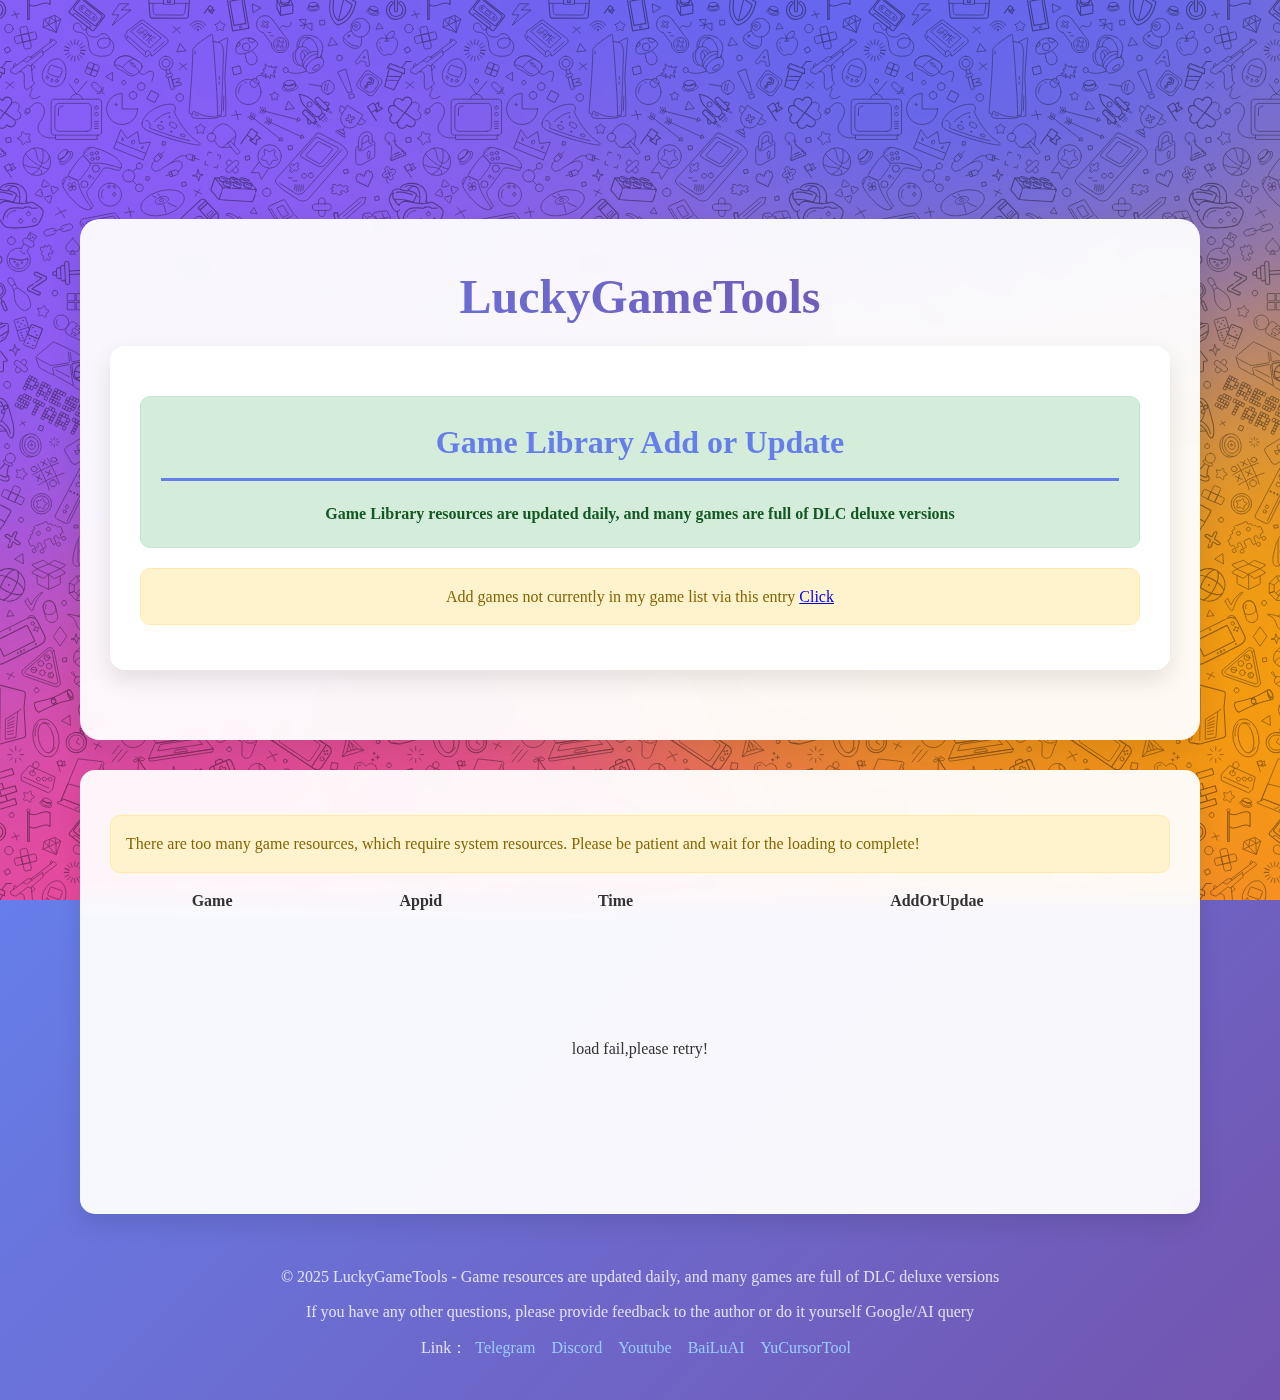
<file: game_update_en.html>
<!DOCTYPE html>
<html lang="en-US">
<head>
    <meta charset="UTF-8">
    <meta name="viewport" content="width=device-width, initial-scale=1.0">
    <title>Lucky Game Tools - STEAM Game Tools - Game Library Add or Update</title>
    <meta name="description" content="luckygametools Secure, Fast and Free Forever Steam Game Tools(Game Library Add or Update)">
    <meta name="keywords" content="steam, free,luckygametools, steamtools,patch,Free Forever,Game,Library,Add,Update">
    <link rel="shortcut icon" href="favicon.ico" type="image/x-icon" />
    <link rel="icon" type="image/svg+xml" href="site-icon.svg">
    <link rel="stylesheet" href="styles.css">
	<!-- <link href="https://fonts.googleapis.com/css?family=Poppins&display=swap" rel="stylesheet"> -->
    <link rel="preload" as="style" crossorigin
        href="https://fontsapi.zeoseven.com/532/main/result.css"
        onload="this.rel='stylesheet'"
        onerror="this.href='https://fontsapi-storage.zeoseven.com/532/main/result.css'" />
    <noscript>
        <link rel="stylesheet" href="https://fontsapi.zeoseven.com/532/main/result.css" />
    </noscript>
	<style>
	    body {
	        font-family: "NanoDyongChyangSong CN 24";
	        font-weight: normal;
	    }
	</style>
	<script async src="https://pagead2.googlesyndication.com/pagead/js/adsbygoogle.js?client=ca-pub-7261994485465423" crossorigin="anonymous"></script>

	<!-- Google tag (gtag.js) -->
    <script async src="https://www.googletagmanager.com/gtag/js?id=G-9897WHQ9FH"></script>
    <script>
      window.dataLayer = window.dataLayer || [];
      function gtag(){dataLayer.push(arguments);}
      gtag('js', new Date());
      gtag('config', 'G-9897WHQ9FH');
    </script>
</head>
<body>
    <nav class="navbar" id="navbar">
        <a href="index.html" class="navbar-brand">
            <div class="logo-icon"></div>
            <span>LuckyGameTools</span>
        </a>
        <button class="navbar-toggle" aria-expanded="false" id="navbarToggle" aria-label="Toggle navigation">
            <span></span>
            <span></span>
            <span></span>
        </button>
        <div class="navbar-collapse" id="navbarCollapse">
            <ul class="navbar-nav">
                <li class="nav-item"><a href="README_en.html" class="nav-link">Home</a></li>
                <li class="nav-item"><a href="README_en.html#download-section" class="nav-link">Download</a></li>
                <li class="nav-item"><a href="qa_en.html" class="nav-link">FAQ</a></li>
                <li class="nav-item"><a href="game_update_en.html" class="nav-link active">Games</a></li>
                <li class="nav-item"><a href="devLog.html" class="nav-link">DevLog</a></li>
                <li class="nav-item language-switch-item"><a href="game_update_zh.html" class="lang-toggle language-switch-toggle" title="Switch language" aria-label="切換到中文"><span class="lang-toggle-slider"></span><span class="lang-toggle-option en">EN</span><span class="lang-toggle-option zh">中</span></a></li>
            </ul>
        </div>
    </nav>

	<div id="google_translate_element" class="floating-top-left"></div>
    <!-- Navigation Bar -->

    <div class="twp"></div>
    <div class="container content main-content">
        <!-- 頁首區域 -->
        <header class="header">
            <h1 class="logo"><a href="/" style="text-decoration: none; color: inherit;">LuckyGameTools</a></h1>

			<!-- 安全聲明 -->
			<section class="section">
				<div class="security-info">
					<h2><span class="lgt-icon icon-gamepad" aria-hidden="true"></span> Game Library Add or Update</h2>
					<p>Game Library resources are updated daily, and many games are full of DLC deluxe versions</p>
				</div>
				<div class="warning">Add games not currently in my game list via this entry  <a href="https://sj.luckygame.tools/" target="_blank" rel="noopener noreferrer">Click</a> </div>
			</section>
        </header>

        <section class="section">
			<div class="warning">There are too many game resources, which require system resources. Please be patient and wait for the loading to complete!</div>
			<div class="game-library-table-wrap">
				<table class="game-library-table" style="border-collapse: collapse; width: 100%; text-align: center;">
				<thead>
				  <tr>
				  	<th><span class="lgt-icon icon-gamepad" aria-hidden="true"></span> Game</th>
					<th><span class="lgt-icon icon-hash" aria-hidden="true"></span> Appid</th>
					<th><span class="lgt-icon icon-clock" aria-hidden="true"></span> Time</th>
					<th><span class="lgt-icon icon-updated" aria-hidden="true"></span> AddOrUpdae</th>
				  </tr>
				</thead>
				<tbody id="table-body">
				  <tr><td colspan="4" style="height:30vh"><div  class="shake"> <span class="lgt-icon icon-loading" aria-hidden="true"></span> Loading... </div></td></tr>
				</tbody>
			</table>
				</div>
		</section>

        <!-- 頁尾 -->
        <footer style="text-align: center; margin-top: 50px; color: rgba(255,255,255,0.8);">
            <p>© 2025 LuckyGameTools - Game resources are updated daily, and many games are full of DLC deluxe versions</p>
            <p style="margin-top: 10px;">If you have any other questions, please provide feedback to the author or do it yourself Google/AI query</p>
        </footer>
    </div>
    <script src="twallpaper.js"></script>
    <script src="script.js"></script>

    <script type="text/javascript">
		const gitSteamDBUrl="https://raw.githubusercontent.com/luckygametools/steam-cfg/refs/heads/main/output/steamdb2_dir_times.json"

		const tbody = document.getElementById('table-body');

		async function loadData() {
			try {
				const response = await fetch(gitSteamDBUrl);
				const data = await response.json();

				// 按最後更新時間倒序
				const sorted = data.sort((a, b) => new Date(b.last_modified) - new Date(a.last_modified));

				tbody.innerHTML = '';
				let index = 0;
				const onceSize = 500;

				let nowRowsHtml="";

				for (; index < data.length; index++)  {
				  const item = data[index];
				  const date = new Date(item.last_modified);
				  const displayTime = date.toLocaleString();
				  const type = item.change_type;
				  const typeLabel = type === 'added' ? '<span class="lgt-icon icon-added" aria-hidden="true"></span> added' : '<span class="lgt-icon icon-updated" aria-hidden="true"></span> updated';
				  const typeClass = type === 'added' ? 'added' : 'updated';

				  const row = `
					<tr>
					  <td><img alt="LuckyGameTools image" decoding="async" loading="lazy" src="https://shared.akamai.steamstatic.com/store_item_assets/steam/apps/${item.directory}/capsule_184x69.jpg"></td>
					  <td><a href="https://steamdb.info/app/${item.directory}" target="_blank" rel="noopener noreferrer" class="no-underline">${item.directory}</a></td>
					  <td>${displayTime}</td>
					  <td class="${typeClass}">${typeLabel}</td>
					</tr>
				  `;

				  nowRowsHtml+=row;
				  if(index!=0&&index%onceSize==0){
				  	tbody.innerHTML += nowRowsHtml;
					nowRowsHtml="";
				  }
				}

				tbody.innerHTML += nowRowsHtml;
			} catch (err) {
				const tbody = document.getElementById('table-body');
				tbody.innerHTML = '<tr><td colspan="4"  style="height:30vh"><span class="lgt-icon icon-fail" aria-hidden="true"></span> load fail,please retry!</td></tr>';
				console.error(err);
			}
		}


		document.addEventListener('DOMContentLoaded', function() {
			loadData();
		})

	</script>
	<script async type="text/javascript" src="//translate.google.com/translate_a/element.js?cb=googleTranslateElementInit"></script>
</body>
</html>
</file>
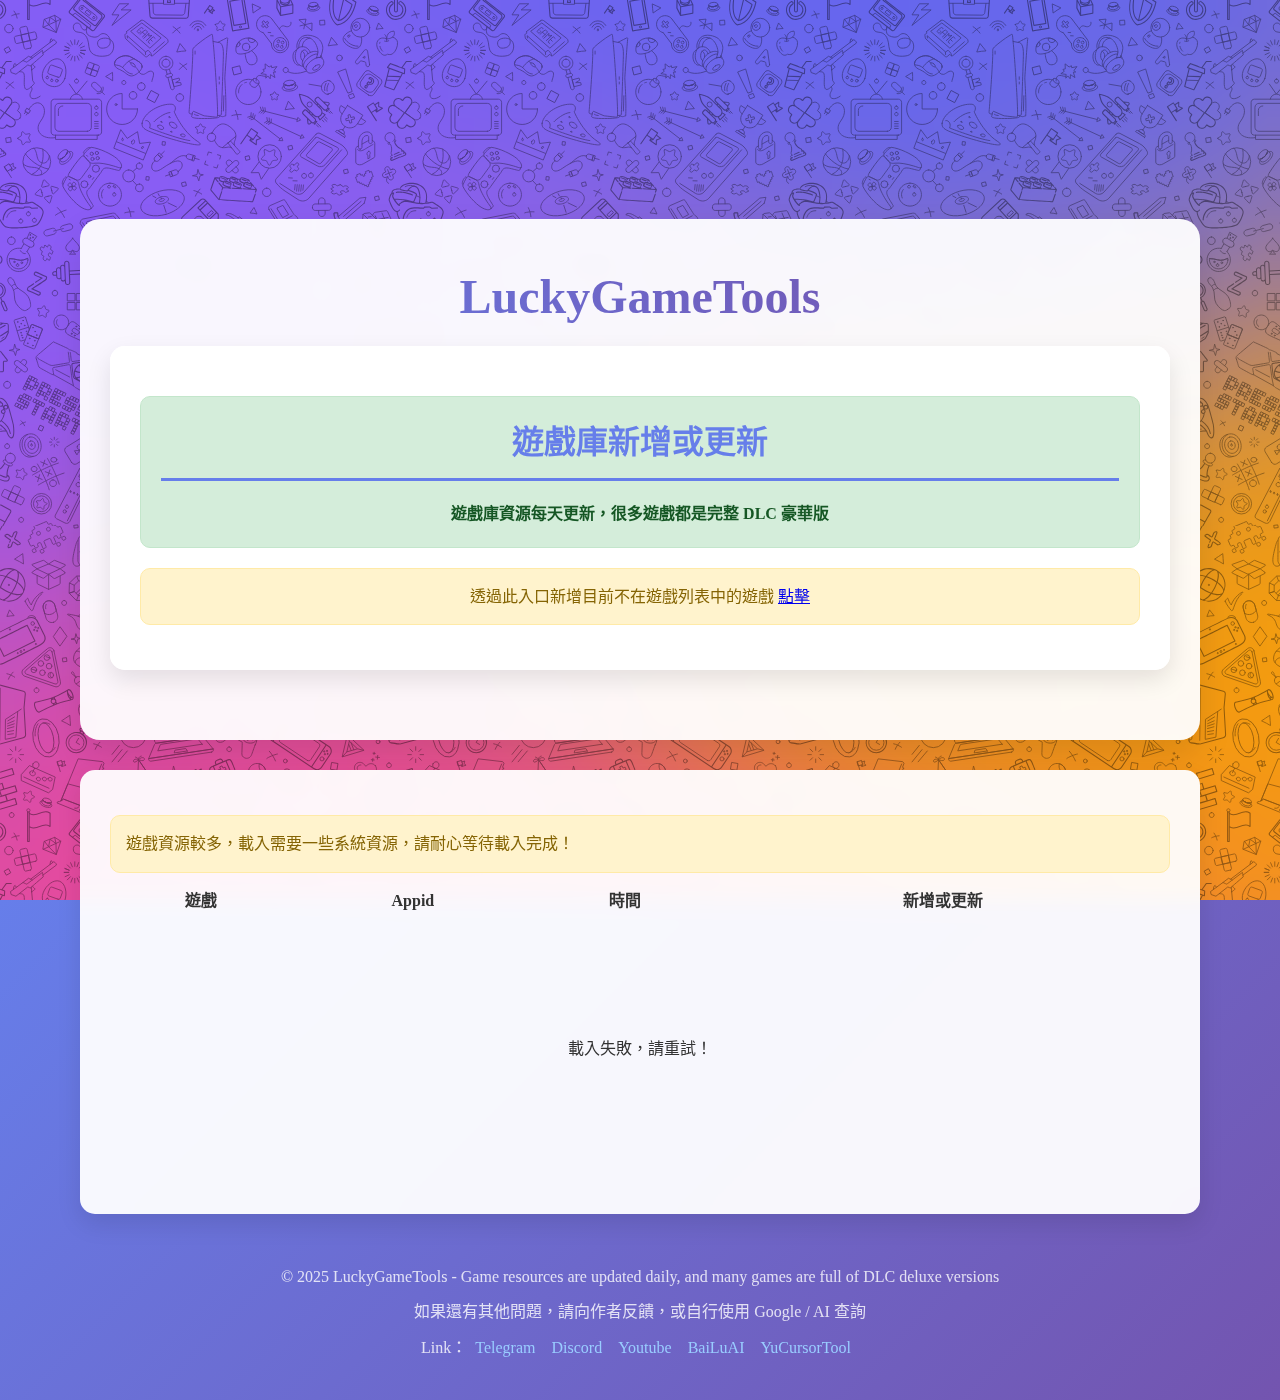
<file: game_update_zh.html>
<!DOCTYPE html>
<html lang="zh-TW">
<head>
    <meta charset="UTF-8">
    <meta name="viewport" content="width=device-width, initial-scale=1.0">
    <title>Lucky Game Tools - STEAM 遊戲工具 - 遊戲庫新增或更新</title>
    <meta name="description" content="luckygametools 安全、快速、永久免費的 Steam 遊戲工具（遊戲庫新增或更新）">
    <meta name="keywords" content="steam, free,luckygametools, steamtools,patch,Free Forever,Game,Library,Add,Update">
    <link rel="shortcut icon" href="favicon.ico" type="image/x-icon" />
    <link rel="stylesheet" href="styles.css">
	<!-- <link href="https://fonts.googleapis.com/css?family=Poppins&display=swap" rel="stylesheet"> -->
    <link rel="preload" as="style" crossorigin
        href="https://fontsapi.zeoseven.com/532/main/result.css"
        onload="this.rel='stylesheet'"
        onerror="this.href='https://fontsapi-storage.zeoseven.com/532/main/result.css'" />
    <noscript>
        <link rel="stylesheet" href="https://fontsapi.zeoseven.com/532/main/result.css" />
    </noscript>
	<style>
	    body {
	        font-family: "NanoDyongChyangSong CN 24";
	        font-weight: normal;
	    }
	</style>
	<script async src="https://pagead2.googlesyndication.com/pagead/js/adsbygoogle.js?client=ca-pub-7261994485465423" crossorigin="anonymous"></script>

	<!-- Google tag (gtag.js) -->
    <script async src="https://www.googletagmanager.com/gtag/js?id=G-9897WHQ9FH"></script>
    <script>
      window.dataLayer = window.dataLayer || [];
      function gtag(){dataLayer.push(arguments);}
      gtag('js', new Date());
      gtag('config', 'G-9897WHQ9FH');
    </script>
</head>
<body>
    <nav class="navbar" id="navbar">
        <a href="index.html" class="navbar-brand">
            <div class="logo-icon"></div>
            <span>LuckyGameTools</span>
        </a>
        <button class="navbar-toggle" aria-expanded="false" id="navbarToggle" aria-label="Toggle navigation">
            <span></span>
            <span></span>
            <span></span>
        </button>
        <div class="navbar-collapse" id="navbarCollapse">
            <ul class="navbar-nav">
                <li class="nav-item"><a href="README_zh.html" class="nav-link">首頁</a></li>
                <li class="nav-item"><a href="README_zh.html#download-section" class="nav-link">下載</a></li>
                <li class="nav-item"><a href="qa_zh.html" class="nav-link">常見問題</a></li>
                <li class="nav-item"><a href="game_update_zh.html" class="nav-link active">遊戲庫</a></li>
                <li class="nav-item"><a href="devLog.html" class="nav-link">開發日誌</a></li>
                <li class="nav-item language-switch-item"><a href="game_update_en.html" class="lang-toggle language-switch-toggle active" title="Switch language" aria-label="Switch to English"><span class="lang-toggle-slider"></span><span class="lang-toggle-option en">EN</span><span class="lang-toggle-option zh">中</span></a></li>
            </ul>
        </div>
    </nav>

	<div id="google_translate_element" class="floating-top-left"></div>
    <!-- Navigation Bar -->

    <div class="twp"></div>
    <div class="container content main-content">
        <!-- 頁首區域 -->
        <header class="header">
            <h1 class="logo"><a href="/" style="text-decoration: none; color: inherit;">LuckyGameTools</a></h1>

			<!-- 安全聲明 -->
			<section class="section">
				<div class="security-info">
					<h2><span class="lgt-icon icon-gamepad" aria-hidden="true"></span> 遊戲庫新增或更新</h2>
					<p>遊戲庫資源每天更新，很多遊戲都是完整 DLC 豪華版</p>
				</div>
				<div class="warning">透過此入口新增目前不在遊戲列表中的遊戲  <a href="https://sj.luckygame.tools/" target="_blank" rel="noopener noreferrer">點擊</a> </div>
			</section>
        </header>

        <section class="section">
			<div class="warning">遊戲資源較多，載入需要一些系統資源，請耐心等待載入完成！</div>
			<div class="game-library-table-wrap">
				<table class="game-library-table" style="border-collapse: collapse; width: 100%; text-align: center;">
				<thead>
				  <tr>
				  	<th><span class="lgt-icon icon-gamepad" aria-hidden="true"></span> 遊戲</th>
					<th><span class="lgt-icon icon-hash" aria-hidden="true"></span> Appid</th>
					<th><span class="lgt-icon icon-clock" aria-hidden="true"></span> 時間</th>
					<th><span class="lgt-icon icon-updated" aria-hidden="true"></span> 新增或更新</th>
				  </tr>
				</thead>
				<tbody id="table-body">
				  <tr><td colspan="4" style="height:30vh"><div  class="shake"> <span class="lgt-icon icon-loading" aria-hidden="true"></span> 載入中... </div></td></tr>
				</tbody>
			</table>
				</div>
		</section>

        <!-- 頁尾 -->
        <footer style="text-align: center; margin-top: 50px; color: rgba(255,255,255,0.8);">
            <p>© 2025 LuckyGameTools - Game resources are updated daily, and many games are full of DLC deluxe versions</p>
            <p style="margin-top: 10px;">如果還有其他問題，請向作者反饋，或自行使用 Google / AI 查詢</p>
        </footer>
    </div>
    <script src="twallpaper.js"></script>
    <script src="script.js"></script>

    <script type="text/javascript">
		const gitSteamDBUrl="https://raw.githubusercontent.com/luckygametools/steam-cfg/refs/heads/main/output/steamdb2_dir_times.json"

		const tbody = document.getElementById('table-body');

		async function loadData() {
			try {
				const response = await fetch(gitSteamDBUrl);
				const data = await response.json();

				// 按最後更新時間倒序
				const sorted = data.sort((a, b) => new Date(b.last_modified) - new Date(a.last_modified));

				tbody.innerHTML = '';
				let index = 0;
				const onceSize = 500;

				let nowRowsHtml="";

				for (; index < data.length; index++)  {
				  const item = data[index];
				  const date = new Date(item.last_modified);
				  const displayTime = date.toLocaleString();
				  const type = item.change_type;
				  const typeLabel = type === 'added' ? '<span class="lgt-icon icon-added" aria-hidden="true"></span> 新增' : '<span class="lgt-icon icon-updated" aria-hidden="true"></span> 更新';
				  const typeClass = type === 'added' ? 'added' : 'updated';

				  const row = `
					<tr>
					  <td><img alt="LuckyGameTools image" decoding="async" loading="lazy" src="https://shared.akamai.steamstatic.com/store_item_assets/steam/apps/${item.directory}/capsule_184x69.jpg"></td>
					  <td><a href="https://steamdb.info/app/${item.directory}" target="_blank" rel="noopener noreferrer" class="no-underline">${item.directory}</a></td>
					  <td>${displayTime}</td>
					  <td class="${typeClass}">${typeLabel}</td>
					</tr>
				  `;

				  nowRowsHtml+=row;
				  if(index!=0&&index%onceSize==0){
				  	tbody.innerHTML += nowRowsHtml;
					nowRowsHtml="";
				  }
				}

				tbody.innerHTML += nowRowsHtml;
			} catch (err) {
				const tbody = document.getElementById('table-body');
				tbody.innerHTML = '<tr><td colspan="4"  style="height:30vh"><span class="lgt-icon icon-fail" aria-hidden="true"></span> 載入失敗，請重試！</td></tr>';
				console.error(err);
			}
		}


		document.addEventListener('DOMContentLoaded', function() {
			loadData();
		})

	</script>
	<script async type="text/javascript" src="//translate.google.com/translate_a/element.js?cb=googleTranslateElementInit"></script>
</body>
</html>
</file>
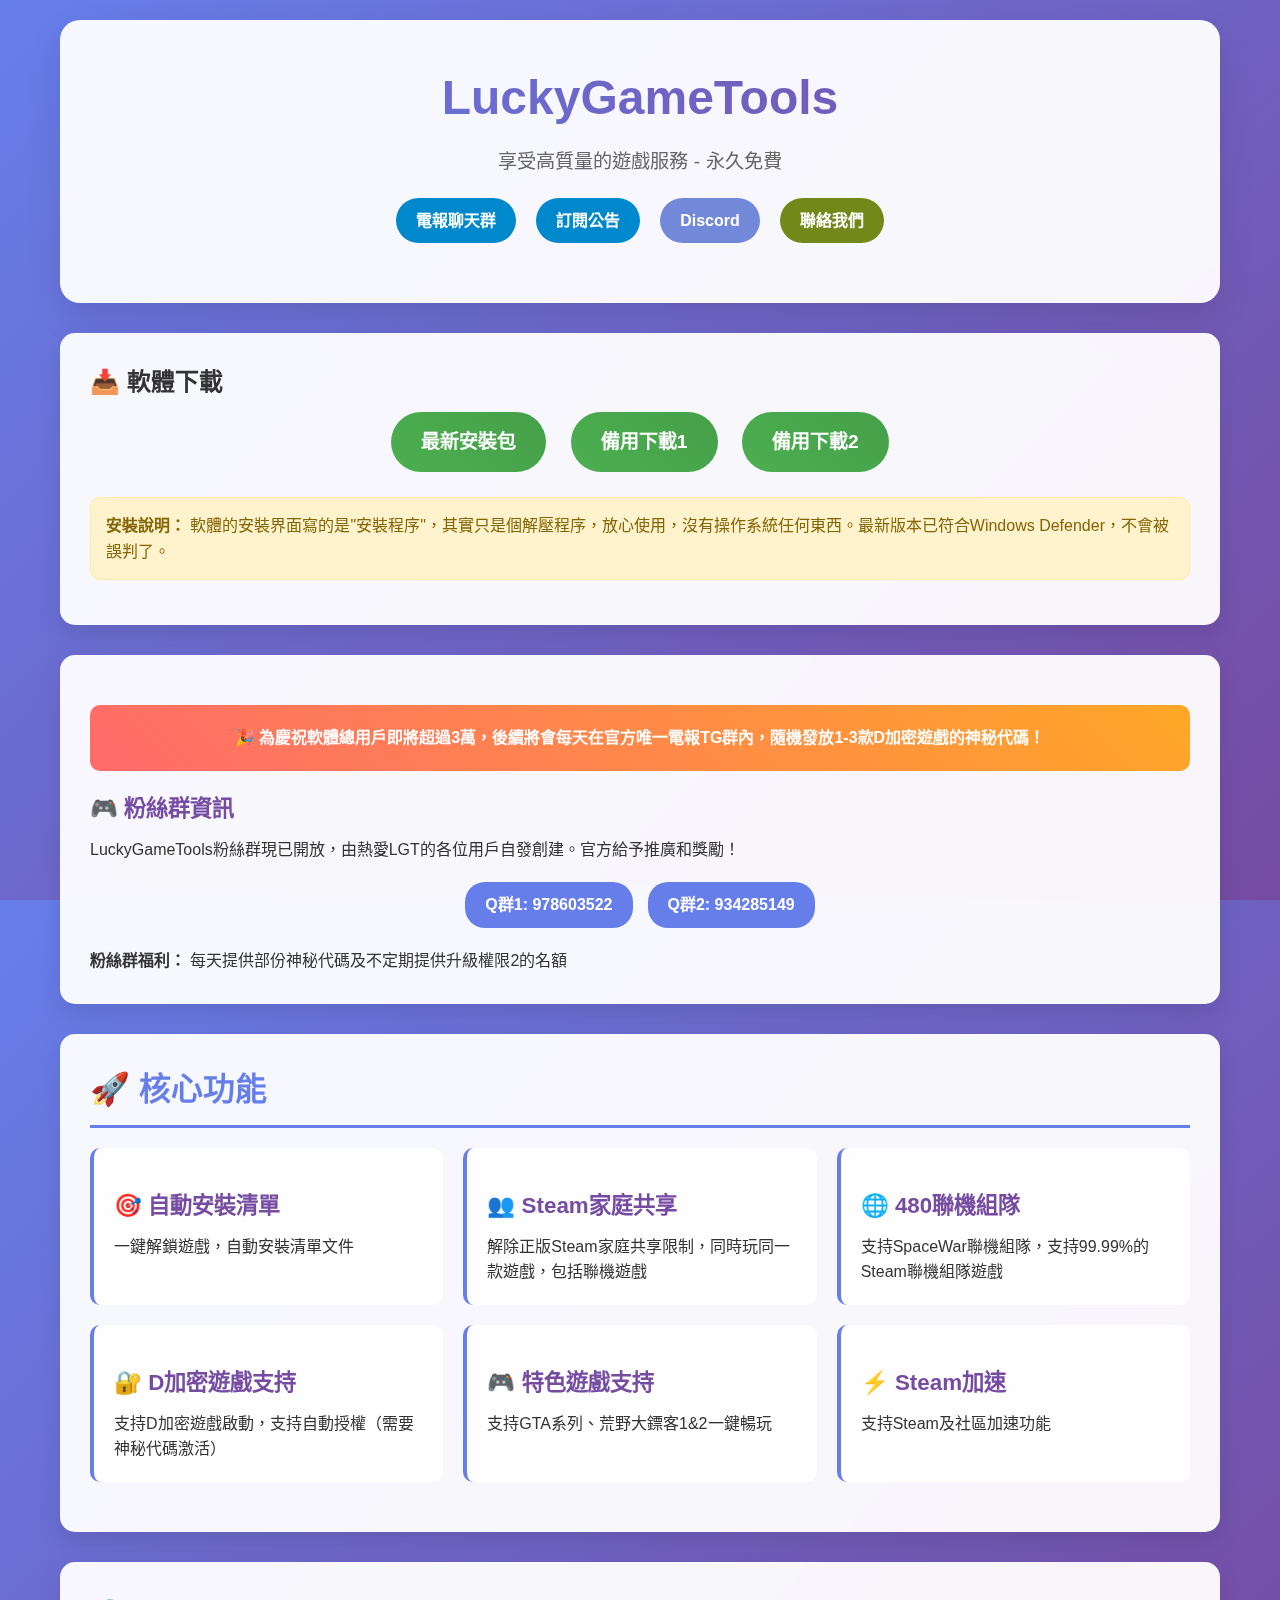
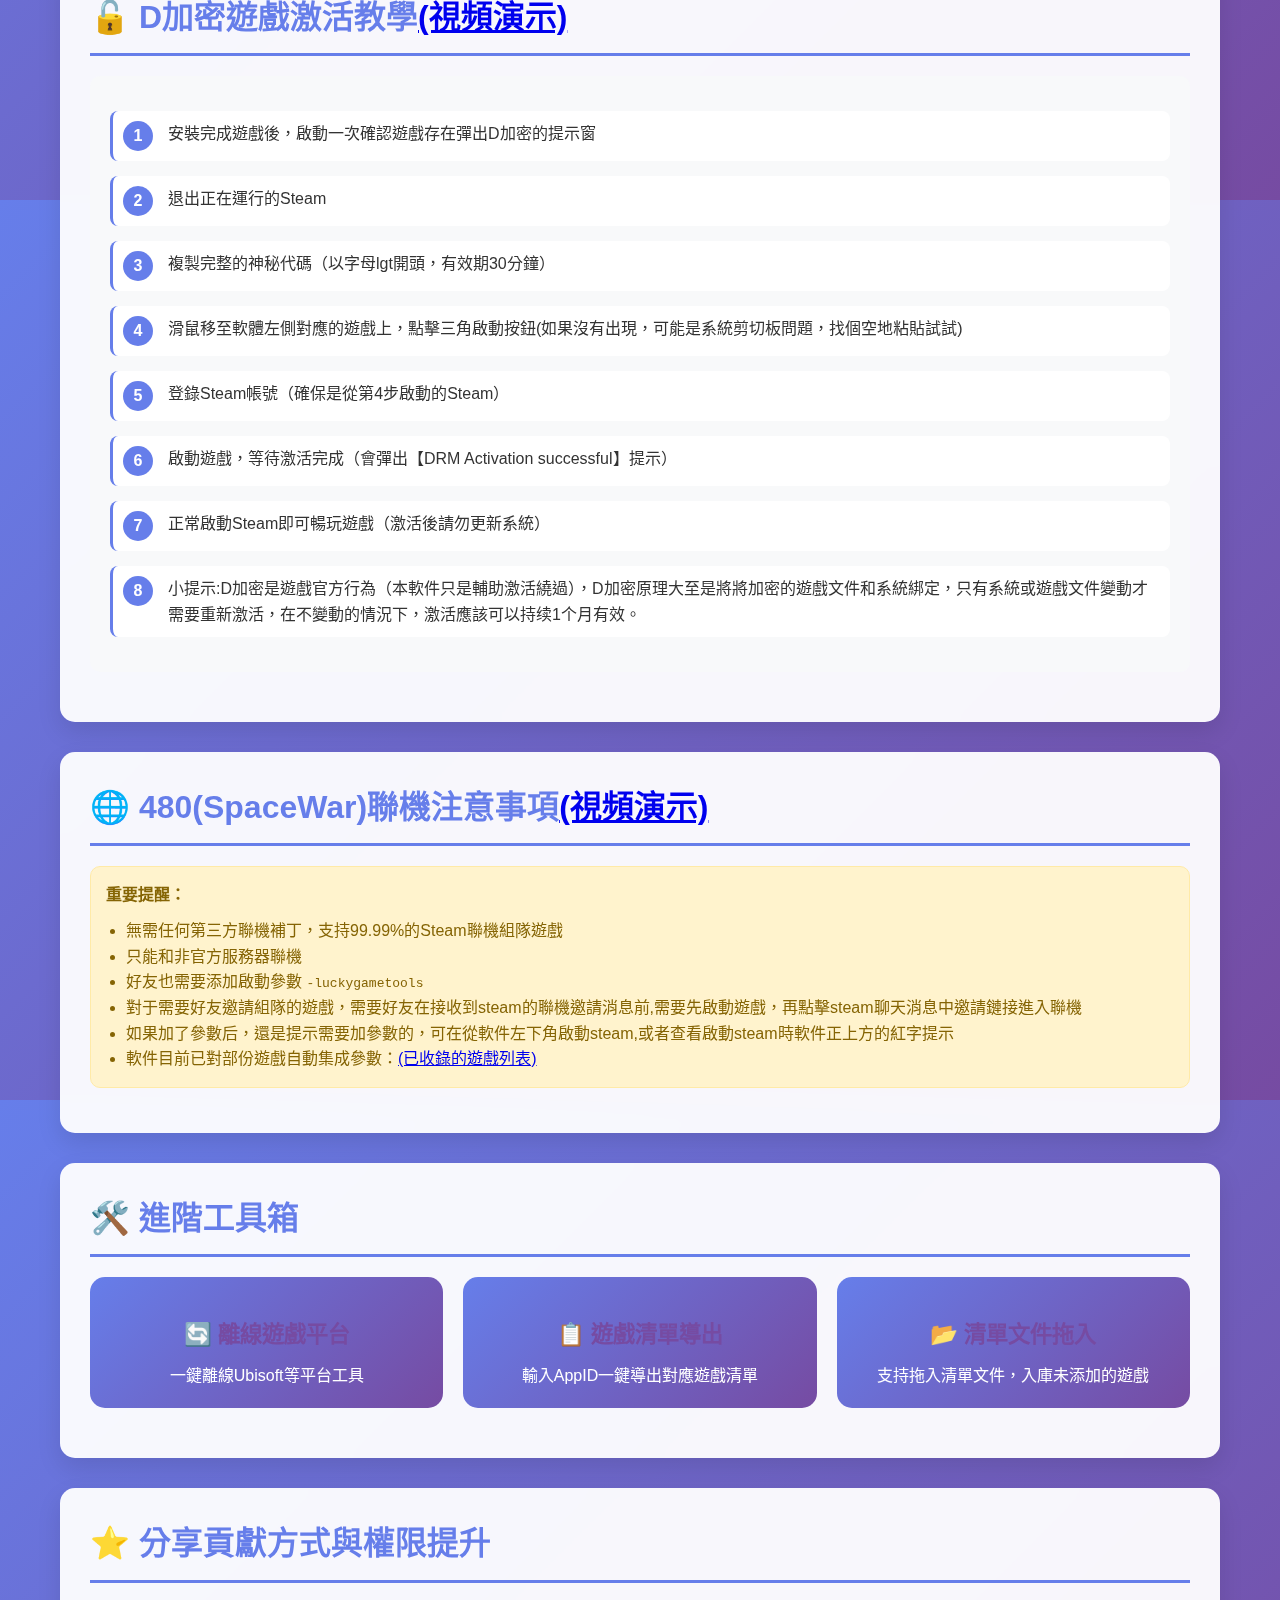
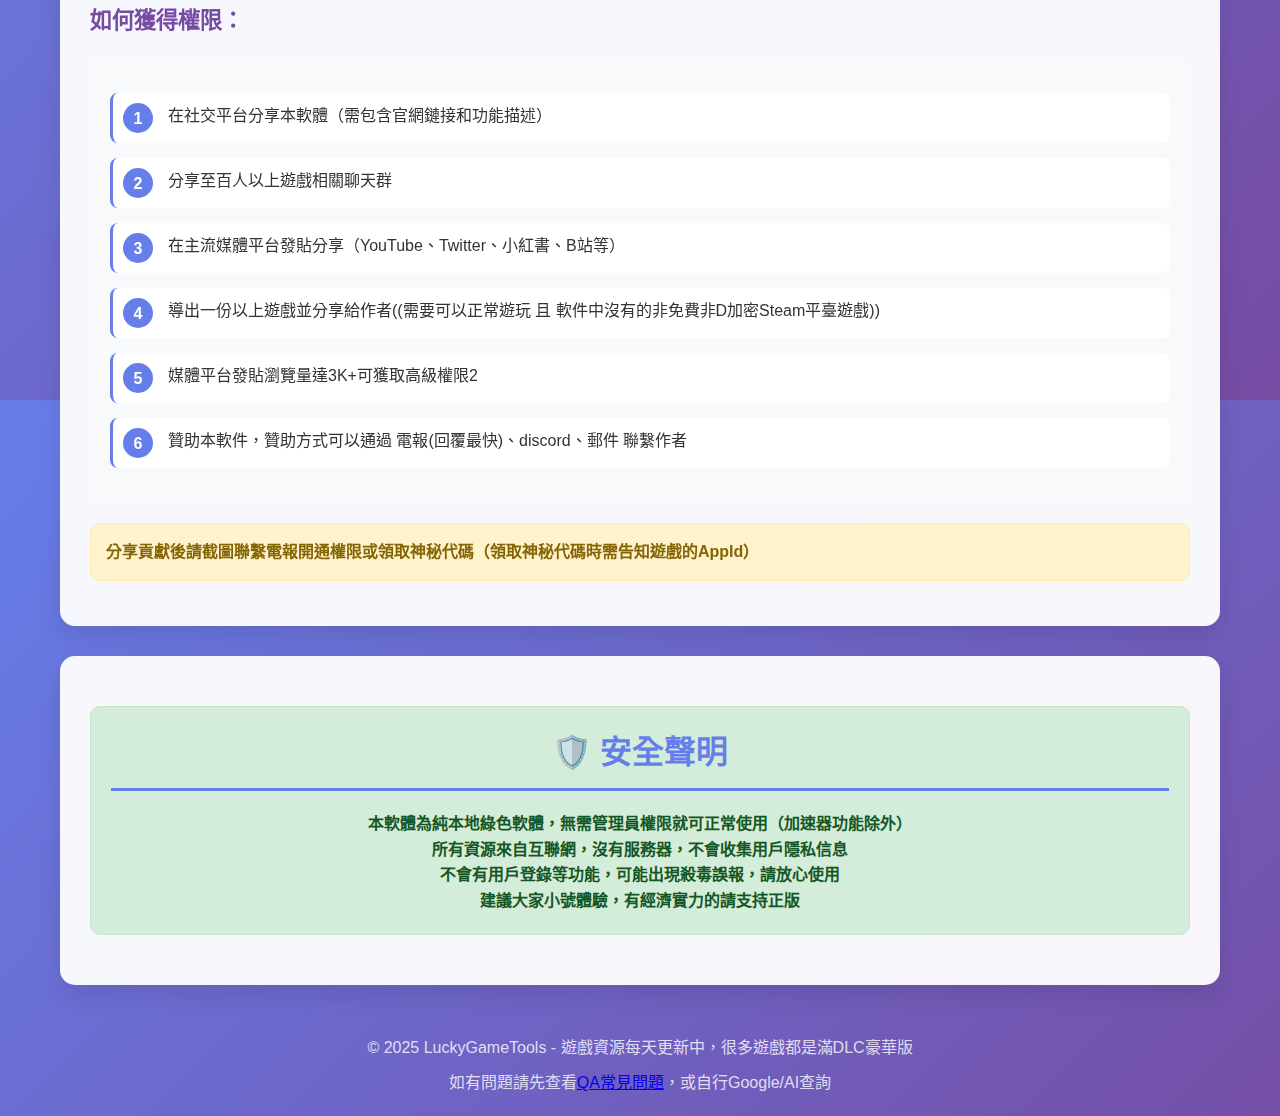
<file: index_tw.html>
<!DOCTYPE html>
<html lang="zh-TW">
<head>
    <meta charset="UTF-8">
    <meta name="viewport" content="width=device-width, initial-scale=1.0">
    <title>Lucky Game Tools - STEAM免費入庫工具</title>
    <link rel="stylesheet" href="styles.css">
	<link href="https://fonts.googleapis.com/css?family=Poppins&display=swap" rel="stylesheet">
	<script async src="https://pagead2.googlesyndication.com/pagead/js/adsbygoogle.js?client=ca-pub-7261994485465423" crossorigin="anonymous"></script>
</head>
<body>
    <div class="container">
        <!-- 頁首區域 -->
        <header class="header">
            <h1 class="logo">LuckyGameTools</h1>
            <p class="subtitle">享受高質量的遊戲服務 - 永久免費</p>
            
            <div class="contact-links">
                <a href="https://t.me/luckygametools" target="_blank" class="contact-btn telegram">電報聊天群</a>
                <a href="https://t.me/luckygametools2" target="_blank" class="contact-btn telegram">訂閱公告</a>
                <a href="https://discord.gg/X4MTpDbcpT" target="_blank" class="contact-btn discord">Discord</a>
                <a href="mailto:LuckyGameTools@gmail.com" target="_blank" class="contact-btn email">聯絡我們</a>
            </div>
        </header>

        <!-- 下載區域 -->
        <section class="download-section">
            <h2>📥 軟體下載</h2>
            <div style="text-align: center;">
                <a href="https://raw.githubusercontent.com/luckygametools/steam-cfg/main/LuckyGameToolsInstaller.exe" target="_blank" class="download-btn">最新安裝包</a>
                <a href="https://gofile.io/d/7x1sZ9" target="_blank" class="download-btn">備用下載1</a>
                <a href="https://ranoz.gg/file/cPOv0ao6" target="_blank" class="download-btn">備用下載2</a>
            </div>
            
            <div class="warning">
                <strong>安裝說明：</strong> 軟體的安裝界面寫的是"安裝程序"，其實只是個解壓程序，放心使用，沒有操作系統任何東西。最新版本已符合Windows Defender，不會被誤判了。
            </div>
        </section>

        <!-- 重要公告 -->
        <section class="section">
            <div class="notice">
                🎉 為慶祝軟體總用戶即將超過3萬，後續將會每天在官方唯一電報TG群內，隨機發放1-3款D加密遊戲的神秘代碼！
            </div>
            
            <h3>🎮 粉絲群資訊</h3>
            <p>LuckyGameTools粉絲群現已開放，由熱愛LGT的各位用戶自發創建。官方給予推廣和獎勵！</p>
            <div class="fan-groups">
                <div class="fan-group">Q群1: 978603522</div>
                <div class="fan-group">Q群2: 934285149</div>
            </div>
            <p><strong>粉絲群福利：</strong> 每天提供部份神秘代碼及不定期提供升級權限2的名額</p>
        </section>

        <!-- 功能特色 -->
        <section class="section">
            <h2>🚀 核心功能</h2>
            <div class="feature-grid">
                <div class="feature-card">
                    <h3>🎯 自動安裝清單</h3>
                    <p>一鍵解鎖遊戲，自動安裝清單文件</p>
                </div>
                
                <div class="feature-card">
                    <h3>👥 Steam家庭共享</h3>
                    <p>解除正版Steam家庭共享限制，同時玩同一款遊戲，包括聯機遊戲</p>
                </div>
                
                <div class="feature-card">
                    <h3>🌐 480聯機組隊</h3>
                    <p>支持SpaceWar聯機組隊，支持99.99%的Steam聯機組隊遊戲</p>
                </div>
                
                <div class="feature-card">
                    <h3>🔐 D加密遊戲支持</h3>
                    <p>支持D加密遊戲啟動，支持自動授權（需要神秘代碼激活）</p>
                </div>
                
                <div class="feature-card">
                    <h3>🎮 特色遊戲支持</h3>
                    <p>支持GTA系列、荒野大鏢客1&2一鍵暢玩</p>
                </div>
                
                <div class="feature-card">
                    <h3>⚡ Steam加速</h3>
                    <p>支持Steam及社區加速功能</p>
                </div>
            </div>
        </section>

        <!-- D加密遊戲激活教學 -->
        <section class="section">
            <h2>🔓 D加密遊戲激活教學<a href="https://youtu.be/vyAiCWiyotI" target="_blank">(視頻演示)</a></h2>
            <div class="steps">
                <div class="step">
                    <div class="step-number">1</div>
                    <div>安裝完成遊戲後，啟動一次確認遊戲存在彈出D加密的提示窗</div>
                </div>
                <div class="step">
                    <div class="step-number">2</div>
                    <div>退出正在運行的Steam</div>
                </div>
                <div class="step">
                    <div class="step-number">3</div>
                    <div>複製完整的神秘代碼（以字母lgt開頭，有效期30分鐘）</div>
                </div>
                <div class="step">
                    <div class="step-number">4</div>
                    <div>滑鼠移至軟體左側對應的遊戲上，點擊三角啟動按鈕(如果沒有出現，可能是系統剪切板問題，找個空地粘貼試試)</div>
                </div>
                <div class="step">
                    <div class="step-number">5</div>
                    <div>登錄Steam帳號（確保是從第4步啟動的Steam）</div>
                </div>
                <div class="step">
                    <div class="step-number">6</div>
                    <div>啟動遊戲，等待激活完成（會彈出【DRM Activation successful】提示）</div>
                </div>
                <div class="step">
                    <div class="step-number">7</div>
                    <div>正常啟動Steam即可暢玩遊戲（激活後請勿更新系統）</div>
                </div>
				<div class="step">
                    <div class="step-number">8</div>
                    <div>小提示:D加密是遊戲官方行為（本軟件只是輔助激活繞過），D加密原理大至是將將加密的遊戲文件和系統綁定，只有系統或遊戲文件變動才需要重新激活，在不變動的情況下，激活應該可以持续1个月有效。</div>
                </div>
            </div>
        </section>

        <!-- 聯機注意事項 -->
        <section class="section">
            <h2>🌐 480(SpaceWar)聯機注意事項<a href="https://youtu.be/I2f69LMkknA" target="_blank">(視頻演示)</a></h2>
            <div class="warning">
                <p><strong>重要提醒：</strong></p>
                <ul style="margin-left: 20px; margin-top: 10px;">
                    <li>無需任何第三方聯機補丁，支持99.99%的Steam聯機組隊遊戲</li>
                    <li>只能和非官方服務器聯機</li>
                    <li>好友也需要添加啟動參數 <code>-luckygametools</code></li>
                    <li>對于需要好友邀請組隊的遊戲，需要好友在接收到steam的聯機邀請消息前,需要先啟動遊戲，再點擊steam聊天消息中邀請鏈接進入聯機</li>
                    <li>如果加了參數后，還是提示需要加參數的，可在從軟件左下角啟動steam,或者查看啟動steam時軟件正上方的紅字提示</li>
                    <li>軟件目前已對部份遊戲自動集成參數：<a href="https://github.com/luckygametools/steam-cfg/blob/main/arg-luckygametools" target="_blank">(已收錄的遊戲列表)</a></li>
                </ul>
            </div>
        </section>

        <!-- 工具箱功能 -->
        <section class="section">
            <h2>🛠️ 進階工具箱</h2>
            <div class="tools-grid">
                <div class="tool-card">
                    <h3>🔄 離線遊戲平台</h3>
                    <p>一鍵離線Ubisoft等平台工具</p>
                </div>
                <div class="tool-card">
                    <h3>📋 遊戲清單導出</h3>
                    <p>輸入AppID一鍵導出對應遊戲清單</p>
                </div>
                <div class="tool-card">
                    <h3>📂 清單文件拖入</h3>
                    <p>支持拖入清單文件，入庫未添加的遊戲</p>
                </div>
            </div>
        </section>

        <!-- 貢獻方式與權限提升 -->
        <section class="section">
            <h2>⭐ 分享貢獻方式與權限提升</h2>
            <h3>如何獲得權限：</h3>
            <div class="steps">
                <div class="step">
                    <div class="step-number">1</div>
                    <div>在社交平台分享本軟體（需包含官網鏈接和功能描述）</div>
                </div>
                <div class="step">
                    <div class="step-number">2</div>
                    <div>分享至百人以上遊戲相關聊天群</div>
                </div>
                <div class="step">
                    <div class="step-number">3</div>
                    <div>在主流媒體平台發貼分享（YouTube、Twitter、小紅書、B站等）</div>
                </div>
                <div class="step">
                    <div class="step-number">4</div>
                    <div>導出一份以上遊戲並分享給作者((需要可以正常遊玩 且 軟件中沒有的非免費非D加密Steam平臺遊戲))</div>
                </div>
                <div class="step">
                    <div class="step-number">5</div>
                    <div>媒體平台發貼瀏覽量達3K+可獲取高級權限2</div>
                </div>
				<div class="step">
                    <div class="step-number">6</div>
                    <div>贊助本軟件，贊助方式可以通過 電報(回覆最快)、discord、郵件 聯繫作者</div>
                </div>
            </div>
            
            <div class="warning">
                <strong>分享貢獻後請截圖聯繫電報開通權限或領取神秘代碼（領取神秘代碼時需告知遊戲的AppId）</strong>
            </div>
        </section>

        <!-- 安全聲明 -->
        <section class="section">
            <div class="security-info">
                <h2>🛡️ 安全聲明</h2>
                <p>本軟體為純本地綠色軟體，無需管理員權限就可正常使用（加速器功能除外）</p>
                <p>所有資源來自互聯網，沒有服務器，不會收集用戶隱私信息</p>
                <p>不會有用戶登錄等功能，可能出現殺毒誤報，請放心使用</p>
                <p>建議大家小號體驗，有經濟實力的請支持正版</p>
            </div>
        </section>

        <!-- 頁尾 -->
        <footer style="text-align: center; margin-top: 50px; color: rgba(255,255,255,0.8);">
            <p>© 2025 LuckyGameTools - 遊戲資源每天更新中，很多遊戲都是滿DLC豪華版</p>
            <p style="margin-top: 10px;">如有問題請先查看<a href="https://luckygametools.github.io/qa_zh.html" target="_blank">QA常見問題</a>，或自行Google/AI查詢</p>
        </footer>
    </div>
    
    <script src="script.js"></script>
</body>
</html>
</file>
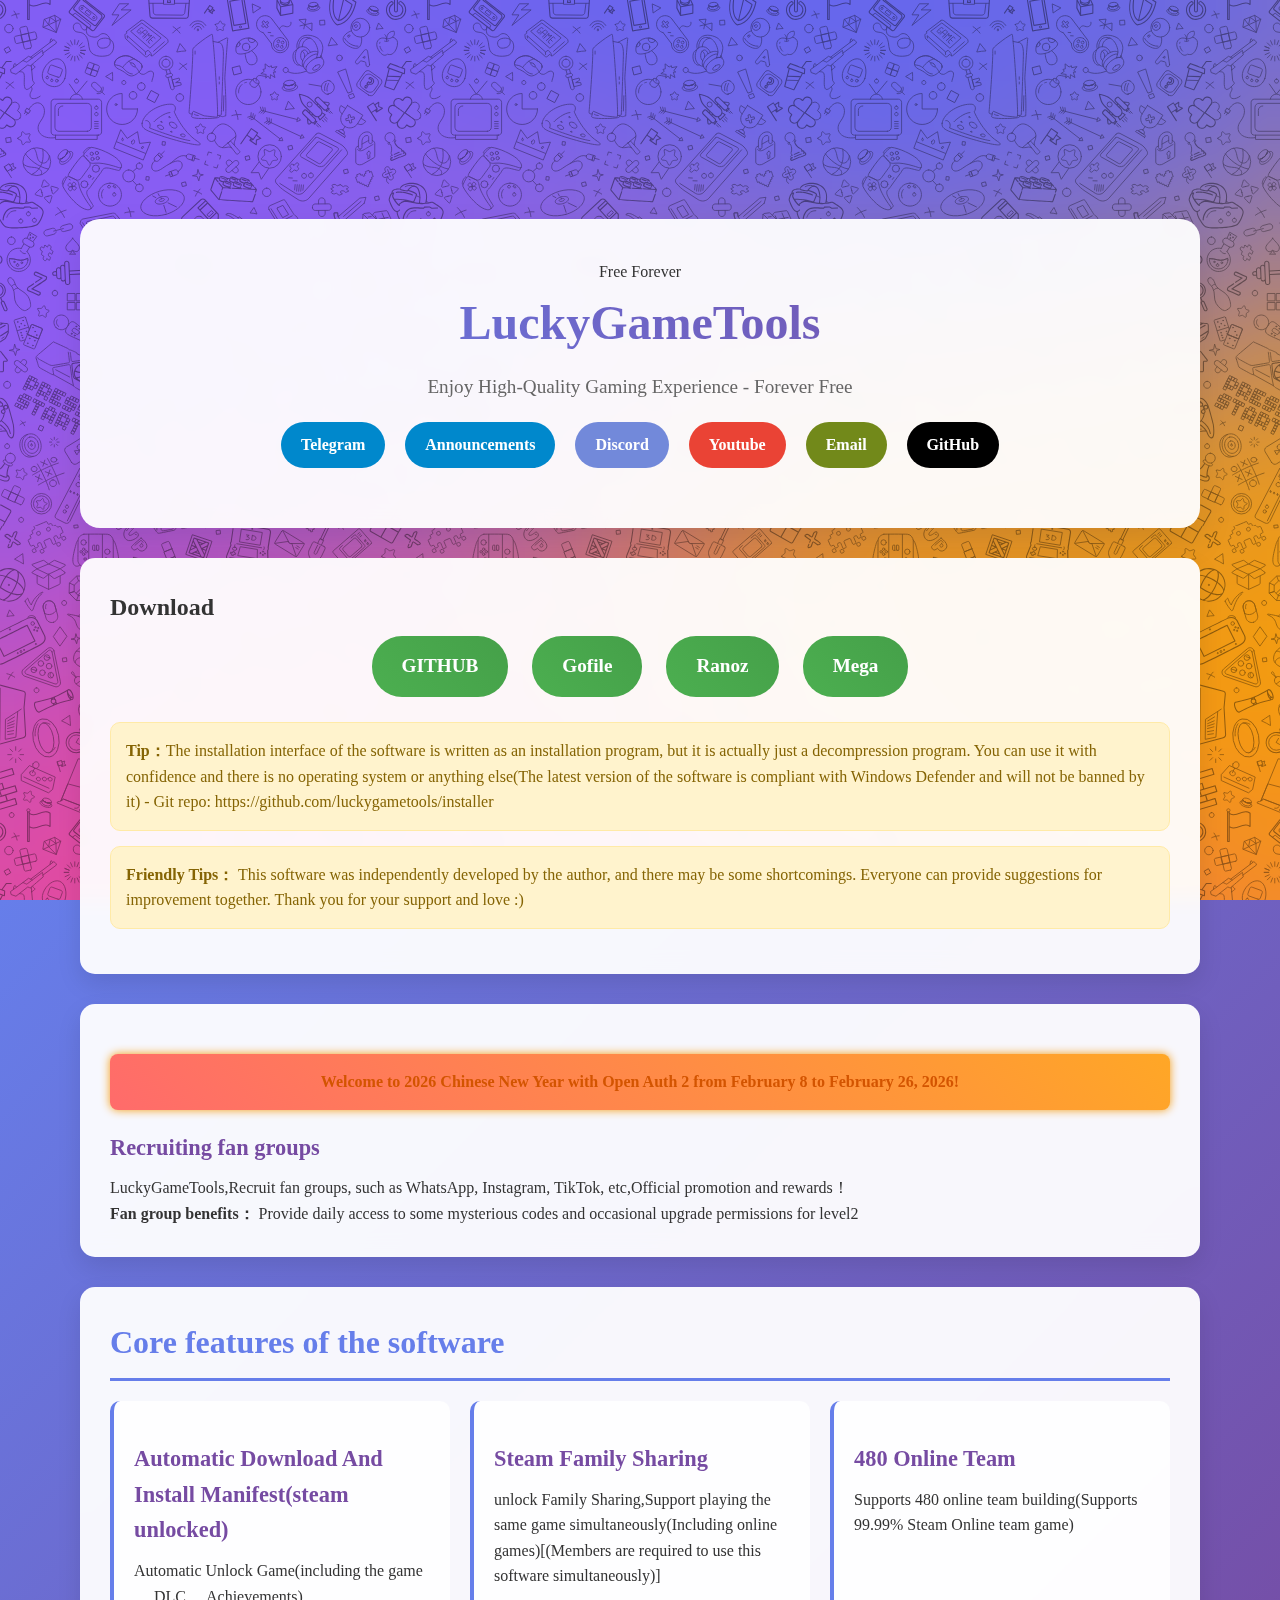
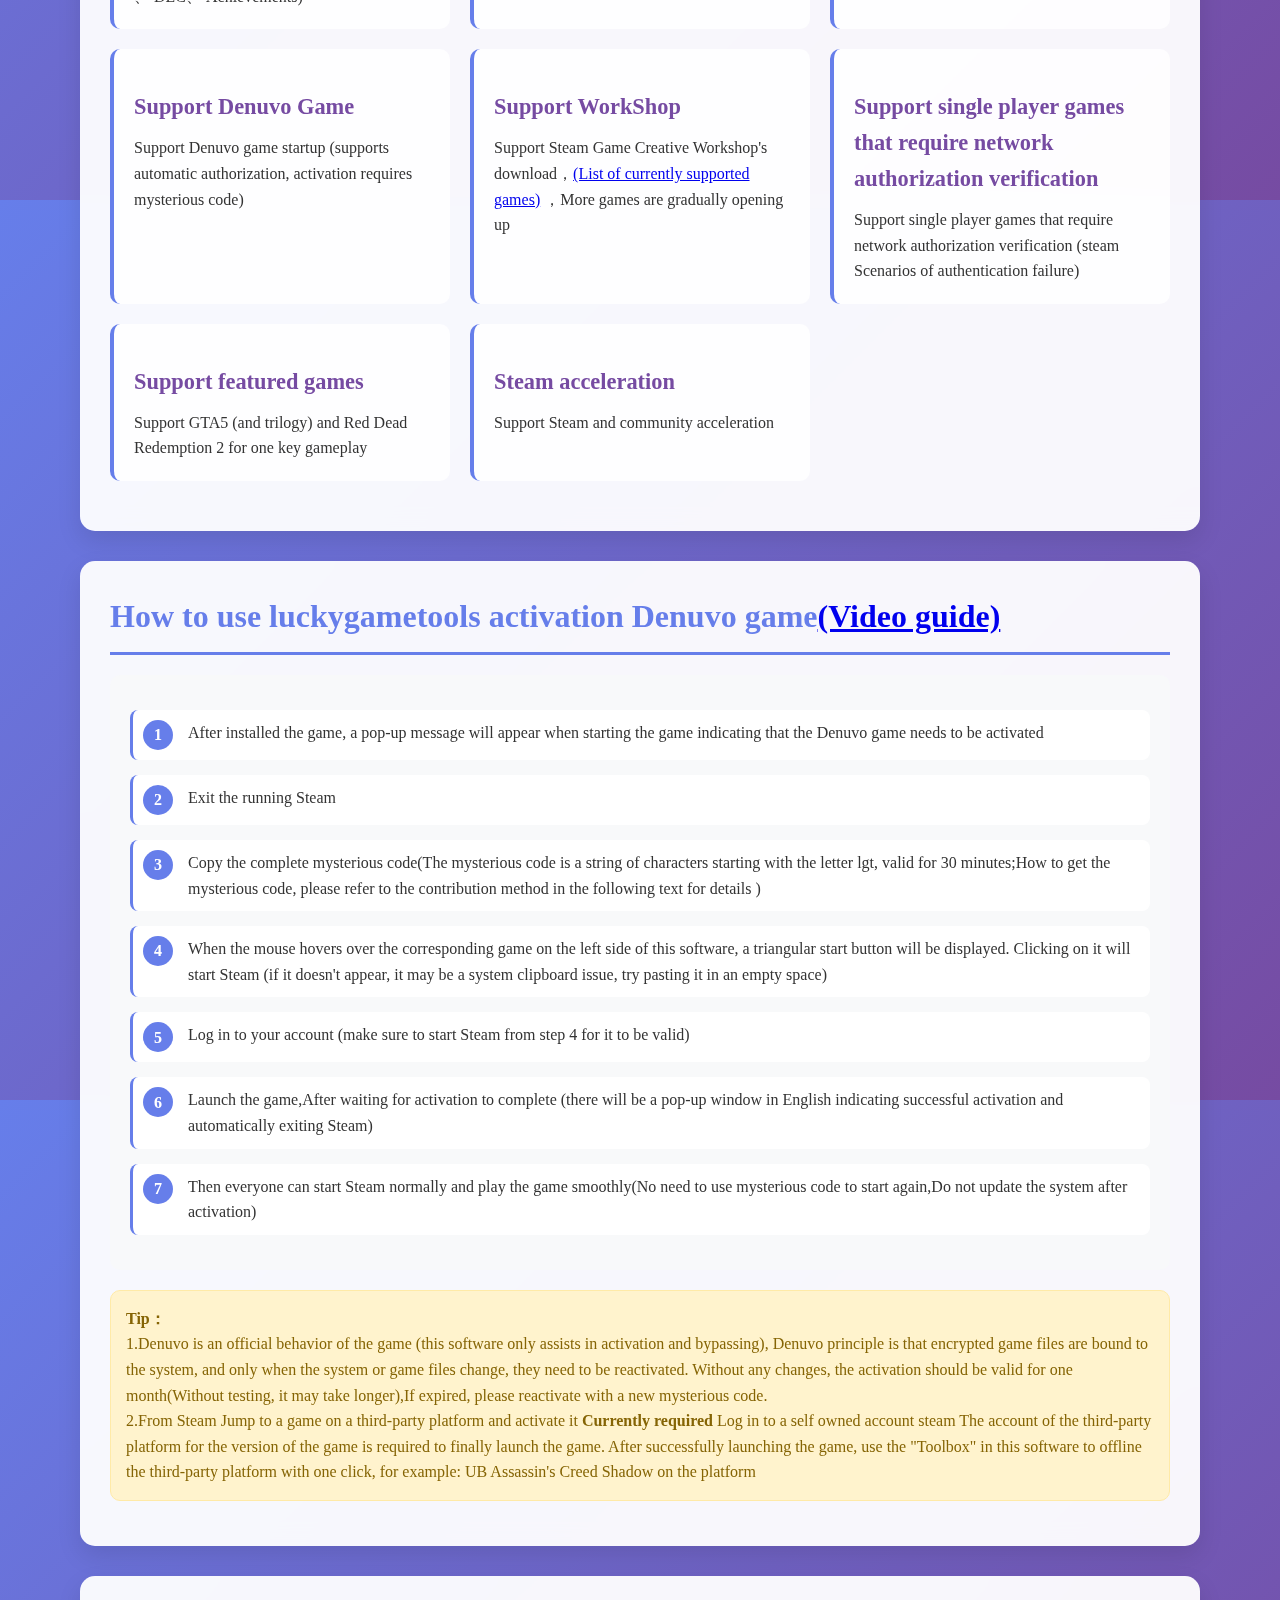
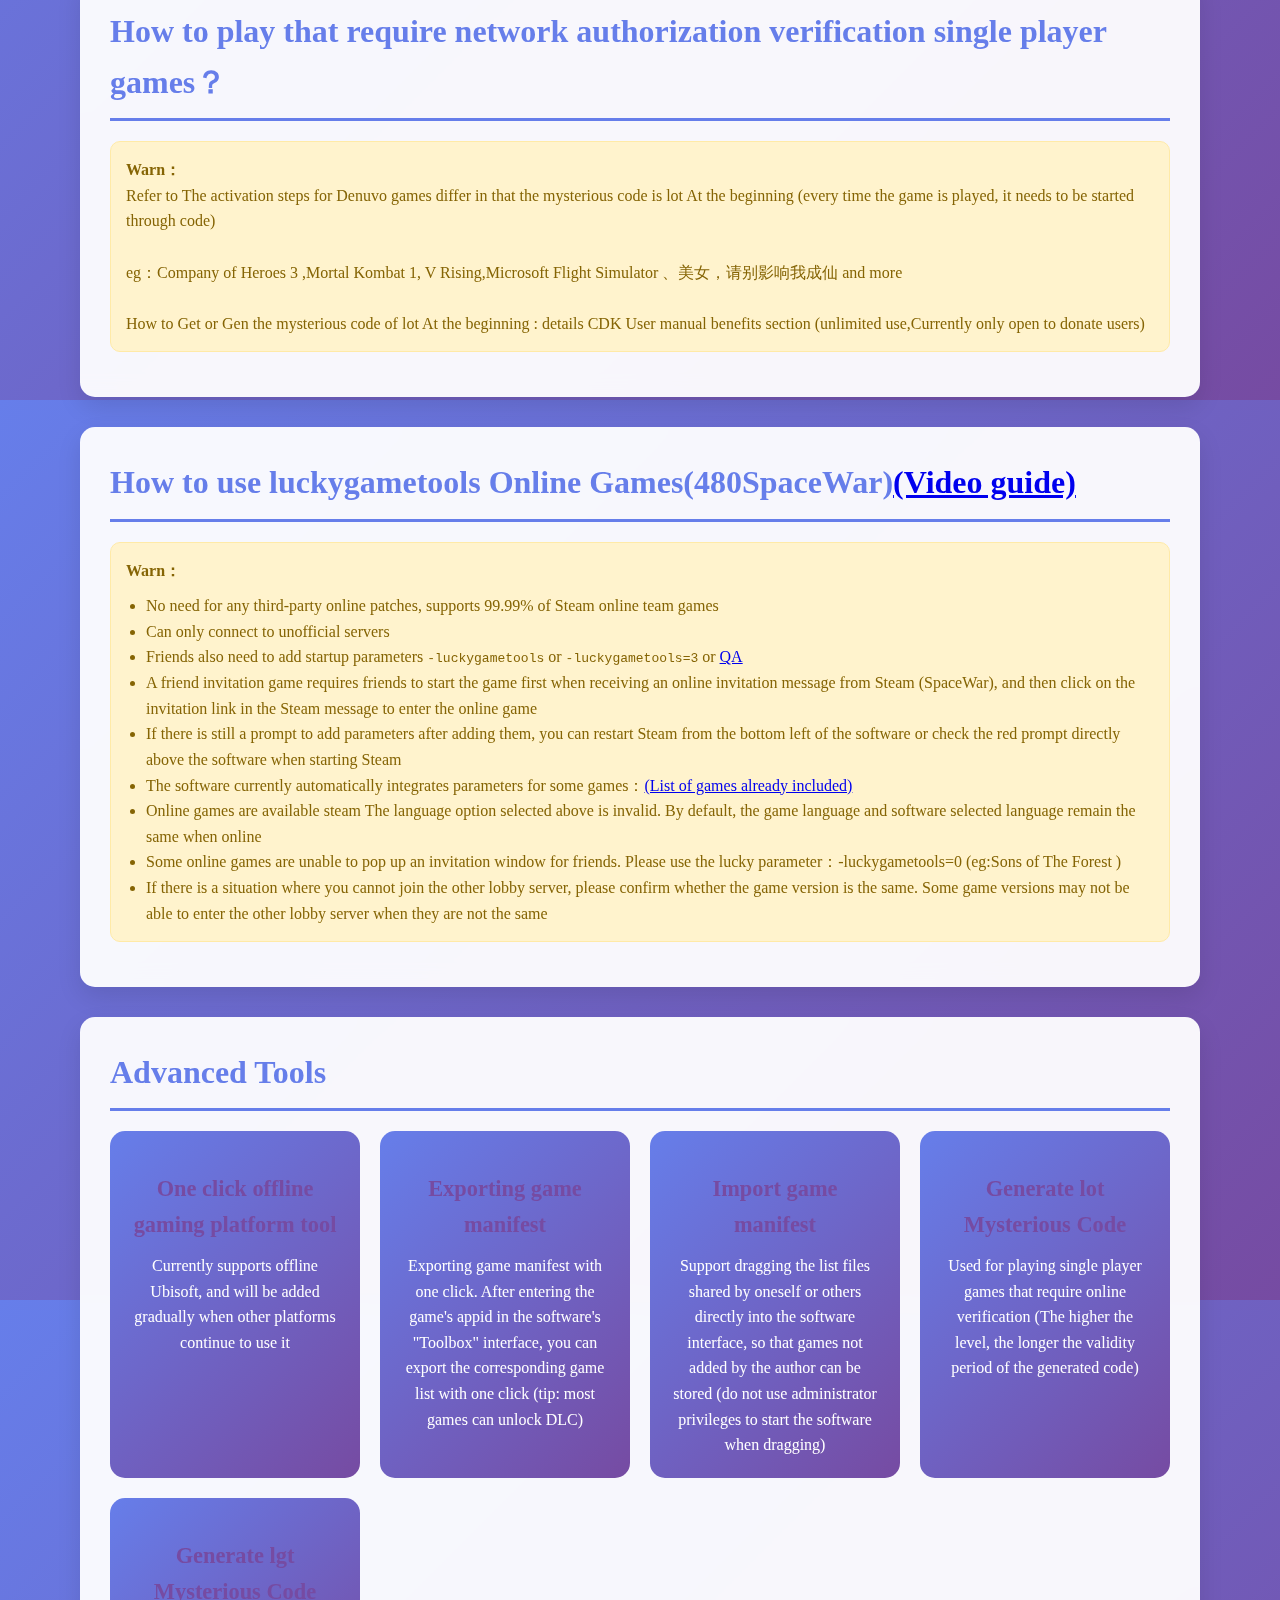
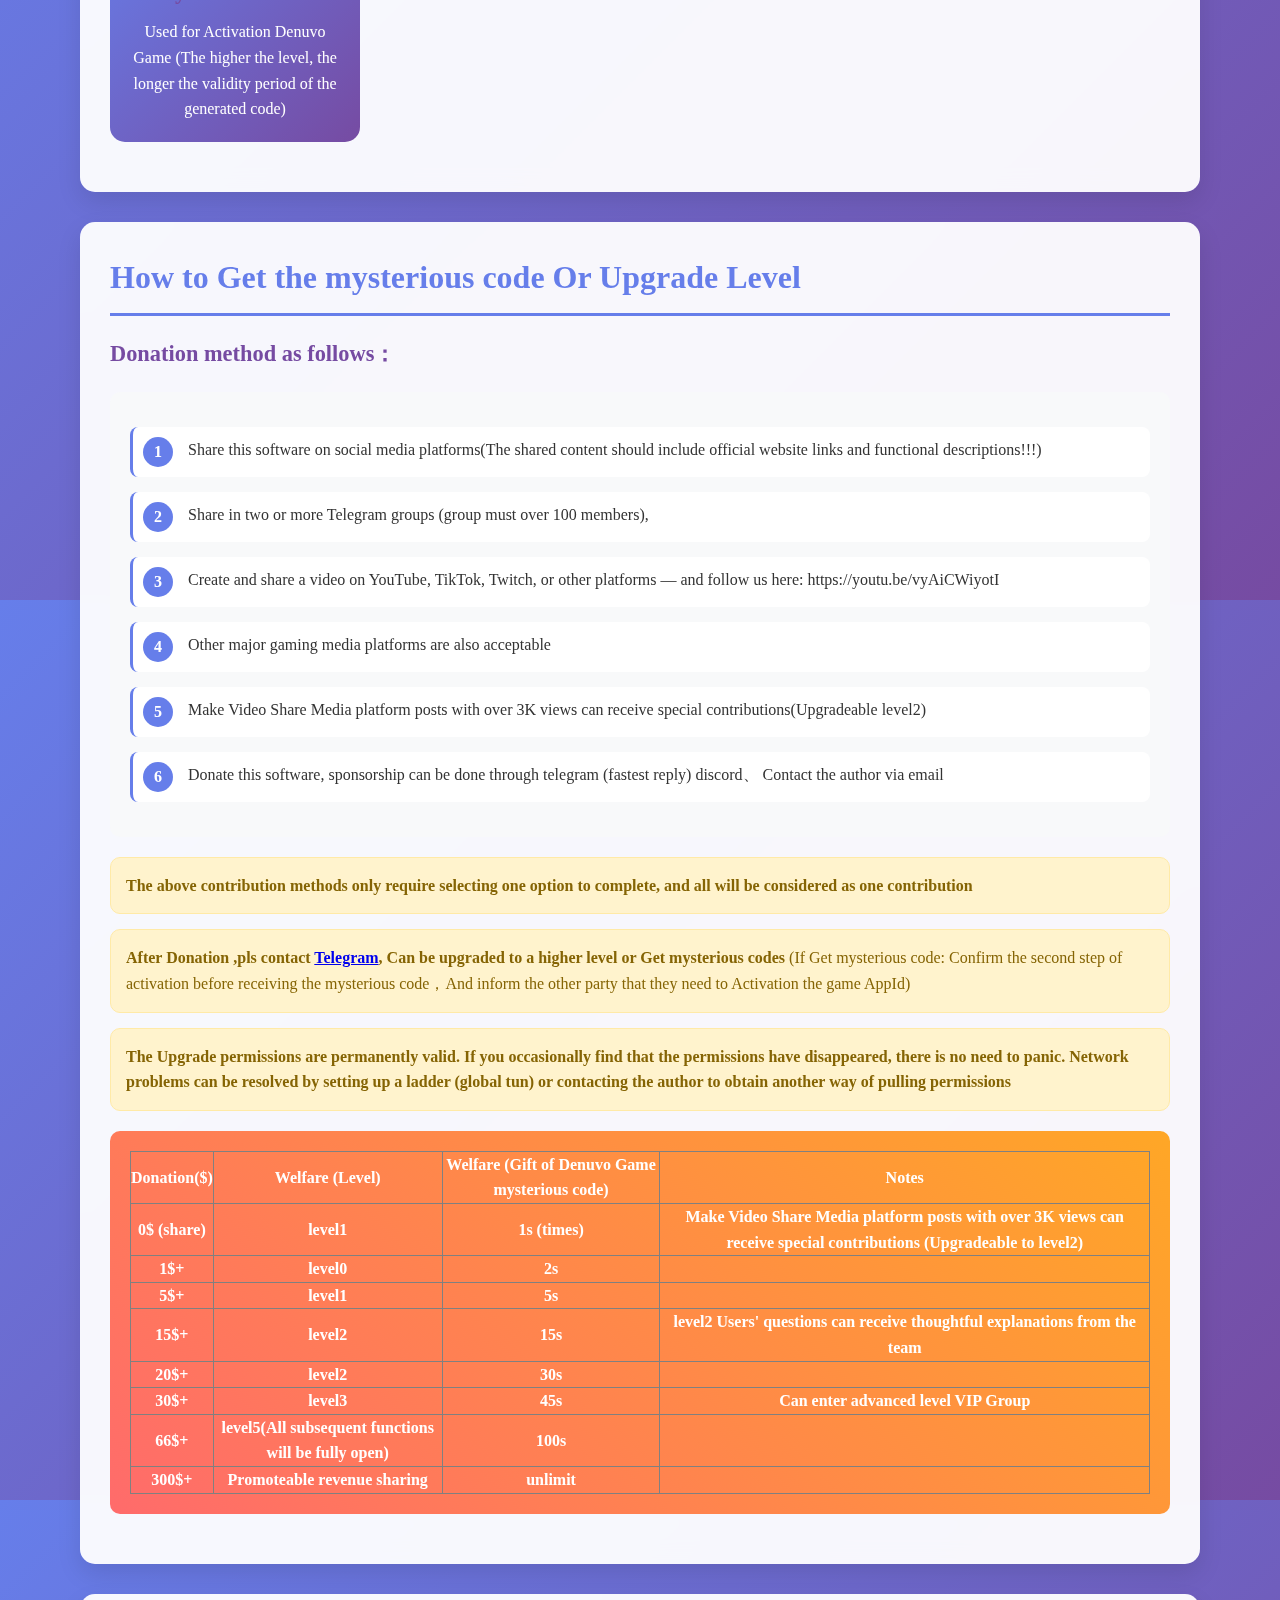
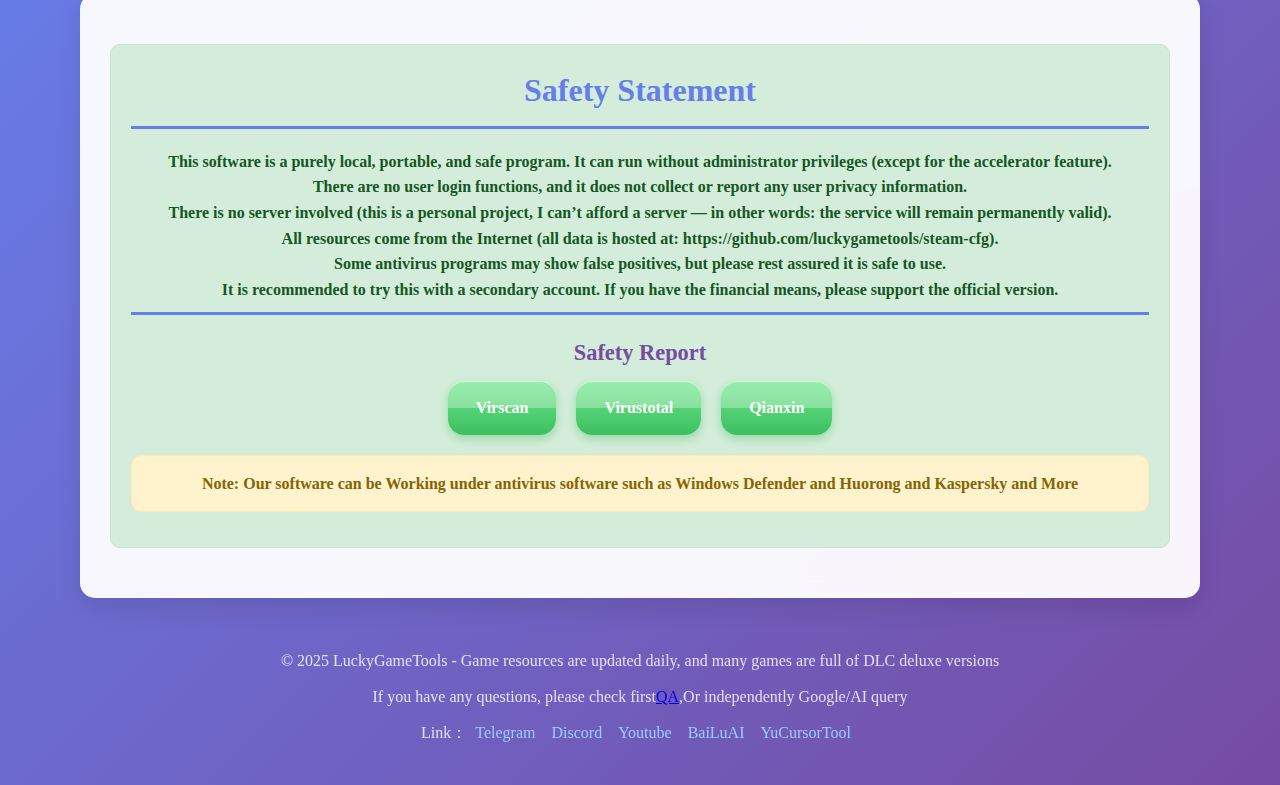
<file: README_en.html>
<!DOCTYPE html>
<html lang="en">
<head>
    <meta charset="UTF-8">
    <meta name="viewport" content="width=device-width, initial-scale=1.0">
    <title>Lucky Game Tools - Secure, Fast and Free Forever Steam Game Tools - International Site(steam unlocked)</title>
    <meta name="description" content="LuckyGameTools Secure, Fast and Free Forever Game Tools(Steam)|steam unlocked">
    <meta name="keywords" content="steam,steam unlocked, free,luckygametools, steamtools,Free Forever,Secure,safe,Fast,Powerful">
    <link rel="shortcut icon" href="favicon.ico" type="image/x-icon" />
    <link rel="stylesheet" href="styles.css">
    <link href="https://fonts.googleapis.com/css?family=Poppins&display=swap" rel="stylesheet">
    <link rel="preload" as="style" crossorigin
        href="https://fontsapi.zeoseven.com/532/main/result.css"
        onload="this.rel='stylesheet'"
        onerror="this.href='https://fontsapi-storage.zeoseven.com/532/main/result.css'" />
    <noscript>
        <link rel="stylesheet" href="https://fontsapi.zeoseven.com/532/main/result.css" />
    </noscript>
    <style>
        body {
            font-family: "NanoDyongChyangSong CN 24";
            font-weight: normal;
        }
    </style>
    <script async src="https://pagead2.googlesyndication.com/pagead/js/adsbygoogle.js?client=ca-pub-7261994485465423" crossorigin="anonymous"></script>

    <!-- Google tag (gtag.js) -->
    <script async src="https://www.googletagmanager.com/gtag/js?id=G-9897WHQ9FH"></script>
    <script>
      window.dataLayer = window.dataLayer || [];
      function gtag(){dataLayer.push(arguments);}
      gtag('js', new Date());
      gtag('config', 'G-9897WHQ9FH');
    </script>
</head>
<body>
    <nav class="navbar" id="navbar">
        <a href="index.html" class="navbar-brand">
            <div class="logo-icon"></div>
            <span>LuckyGameTools</span>
        </a>
        <button class="navbar-toggle" aria-expanded="false" id="navbarToggle" aria-label="Toggle navigation">
            <span></span>
            <span></span>
            <span></span>
        </button>
        <div class="navbar-collapse" id="navbarCollapse">
            <ul class="navbar-nav">
                <li class="nav-item"><a href="README_en.html" class="nav-link active">Home</a></li>
                <li class="nav-item"><a href="README_en.html#download-section" class="nav-link">Download</a></li>
                <li class="nav-item"><a href="qa_en.html" class="nav-link">FAQ</a></li>
                <li class="nav-item"><a href="game_update_en.html" class="nav-link">Games</a></li>
                <li class="nav-item"><a href="devLog.html" class="nav-link">DevLog</a></li>
                <li class="nav-item language-switch-item"><a href="README_zh.html" class="lang-toggle language-switch-toggle" title="Switch language" aria-label="切換到中文"><span class="lang-toggle-slider"></span><span class="lang-toggle-option en">EN</span><span class="lang-toggle-option zh">中</span></a></li>
            </ul>
        </div>
    </nav>

	<div id="google_translate_element" class="floating-top-left"></div>
    <!-- Navigation Bar -->

    <!-- Animated Background -->
    <div class="twp"></div>

    <!-- Main Content -->
    <div class="container content main-content">

        <!-- Header -->
        <header class="header">
            <div class="badge">Free Forever</div>
            <h1 class="logo"><a href="README_en.html" style="text-decoration: none; color: inherit;">LuckyGameTools</a></h1>
            <p class="subtitle">Enjoy High-Quality Gaming Experience - Forever Free</p>

            <div class="contact-links">
                <a href="https://t.me/luckygametools" target="_blank" rel="noopener noreferrer" class="contact-btn telegram">Telegram</a>
                <a href="https://t.me/luckygametools2" target="_blank" rel="noopener noreferrer" class="contact-btn telegram">Announcements</a>
                <a href="https://discord.gg/X4MTpDbcpT" target="_blank" rel="noopener noreferrer" class="contact-btn discord">Discord</a>
                <a href="https://www.youtube.com/@GameToolsLucky" target="_blank" rel="noopener noreferrer" class="contact-btn youtube">Youtube</a>
                <a href="mailto:LuckyGameTools@gmail.com" onclick="copyEmail(this,'luckygametools@gmail.com')" class="contact-btn email tooltip-wrapper">
                    Email
                    <span class="tooltip-text">Click to copy email</span>
                </a>
                <a href="https://github.com/luckygametools" target="_blank" rel="noopener noreferrer" class="contact-btn git">GitHub</a>
            </div>
        </header>

        <!-- 下載區域 -->
        <section class="download-section" id="download-section">
            <h2><span class="lgt-icon icon-download" aria-hidden="true"></span> Download</h2>
            <div style="text-align: center;">
                <a href="https://raw.githubusercontent.com/luckygametools/steam-cfg/main/LuckyGameToolsInstaller.exe" target="_blank" rel="noopener noreferrer" class="download-btn">GITHUB</a>
                <a id="download1" href="https://gofile.io/d/7x1sZ9" target="_blank" rel="noopener noreferrer" class="download-btn">Gofile</a>
                <span class="tooltip-wrapper">
                  <a id="download2" href="https://ranoz.gg/file/cPOv0ao6" target="_blank" rel="noopener noreferrer" class="download-btn">
                    Ranoz
                  </a>
                  <span class="tooltip-text">The page that pops up the first time you click is an advertisement, and the second time it will be directly cut down</span>
                </span>
                <a id="download3" href="https://mega.nz/file/Xp4jTbqa#T_CJyo6XD23tQ2Fa3iCFg0jvEMcmHfFibvRgQ_U1GZw" target="_blank" rel="noopener noreferrer" class="download-btn">Mega</a>
            </div>

            <div class="warning">
                <strong>Tip：</strong>The installation interface of the software is written as an installation program, but it is actually just a decompression program. You can use it with confidence and there is no operating system or anything else(The latest version of the software is compliant with Windows Defender and will not be banned by it) - Git repo: https://github.com/luckygametools/installer
            </div>
            <div class="warning">
                <strong>Friendly Tips：</strong> This software was independently developed by the author, and there may be some shortcomings. Everyone can provide suggestions for improvement together. Thank you for your support and love :)
            </div>
        </section>

        <!-- 重要公告 -->
        <section class="section">
             <div class="notice happy">
                <span class="lgt-icon icon-celebrate" aria-hidden="true"></span>  Welcome to 2026 Chinese New Year with Open Auth 2 from February 8 to February 26, 2026!
            </div>
            <!-- <div class="notice happy">
                <span class="lgt-icon icon-celebrate" aria-hidden="true"></span> To celebrate the one-year anniversary of the software's operation, advanced permission experience will be opened irregularly in the near future, lasting until October 10, 2025！
            </div> -->
            <!-- <div class="notice happy">
                <span class="lgt-icon icon-celebrate" aria-hidden="true"></span> To celebrate our software reaching nearly 30,000 total users, we will be randomly giving away 1 to 3 mysterious activation codes for Denuvo  games every day in our one and only official Telegram group. Thank you all for your support!
            </div> -->


            <h3><span class="lgt-icon icon-gamepad" aria-hidden="true"></span> Recruiting fan groups</h3>
            <p>LuckyGameTools,Recruit fan groups, such as WhatsApp, Instagram, TikTok, etc,Official promotion and rewards！</p>
			<!--
            <div class="fan-groups">
                <div class="fan-group">Q群1: 978603522</div>
                <div class="fan-group">Q群2: 934285149</div>
            </div>
			-->
            <p><strong>Fan group benefits：</strong> Provide daily access to some mysterious codes and occasional upgrade permissions for level2</p>

        </section>

        <!-- 功能特色 -->
        <section class="section">
            <h2><span class="lgt-icon icon-rocket" aria-hidden="true"></span> Core features of the software</h2>
            <div class="feature-grid">
                <div class="feature-card">
                    <h3><span class="lgt-icon icon-target" aria-hidden="true"></span> Automatic Download And Install Manifest(steam unlocked)</h3>
                    <p>Automatic Unlock Game(including the game 、 DLC、 Achievements)</p>
                </div>

                <div class="feature-card">
                    <h3><span class="lgt-icon icon-users" aria-hidden="true"></span> Steam Family Sharing</h3>
                    <p>unlock Family Sharing,Support playing the same game simultaneously(Including online games)[(Members are required to use this software simultaneously)]</p>
                </div>

                <div class="feature-card">
                    <h3><span class="lgt-icon icon-users" aria-hidden="true"></span> 480 Online Team </h3>
                    <p>Supports 480 online team building(Supports 99.99% Steam Online team game)</p>
                </div>

                <div class="feature-card">
                    <h3><span class="lgt-icon icon-lock" aria-hidden="true"></span>  Support Denuvo Game</h3>
                    <p>Support Denuvo game startup (supports automatic authorization, activation requires mysterious code)</p>
                </div>
                <div class="feature-card">
                    <h3><span class="lgt-icon icon-workshop" aria-hidden="true"></span> Support WorkShop</h3>
                    <p>Support Steam Game Creative Workshop's download，<a href="https://github.com/luckygametools/steam-cfg/blob/main/workshop-games" target="_blank" rel="noopener noreferrer">(List of currently supported games)</a> ，More games are gradually opening up</p>
                </div>
                <div class="feature-card">
                    <h3><span class="lgt-icon icon-globe" aria-hidden="true"></span> Support single player games that require network authorization verification</h3>
                    <p>Support single player games that require network authorization verification (steam Scenarios of authentication failure)</p>
                </div>
                <div class="feature-card">
                    <h3><span class="lgt-icon icon-gamepad" aria-hidden="true"></span> Support featured games</h3>
                    <p>Support GTA5 (and trilogy) and Red Dead Redemption 2 for one key gameplay</p>
                </div>
                <div class="feature-card">
                    <h3><span class="lgt-icon icon-bolt" aria-hidden="true"></span> Steam acceleration</h3>
                    <p>Support Steam and community acceleration</p>
                </div>
            </div>
        </section>

        <!-- D加密遊戲激活教學 -->
        <section class="section">
            <h2><span class="lgt-icon icon-unlock" aria-hidden="true"></span> How to use luckygametools  activation Denuvo game<a href="https://youtu.be/vyAiCWiyotI" target="_blank" rel="noopener noreferrer">(Video guide)</a></h2>
            <div class="steps">
                <div class="step">
                    <div class="step-number">1</div>
                    <div>After installed the game, a pop-up message will appear when starting the game indicating that the Denuvo game needs to be activated</div>
                </div>
                <div class="step">
                    <div class="step-number">2</div>
                    <div>Exit the running Steam</div>
                </div>
                <div class="step">
                    <div class="step-number">3</div>
                    <div>Copy the complete mysterious code(The mysterious code is a string of characters starting with the letter lgt, valid for 30 minutes;How to get the mysterious code, please refer to the contribution method in the following text for details )</div>
                </div>
                <div class="step">
                    <div class="step-number">4</div>
                    <div>When the mouse hovers over the corresponding game on the left side of this software, a triangular start button will be displayed. Clicking on it will start Steam (if it doesn't appear, it may be a system clipboard issue, try pasting it in an empty space)</div>
                </div>
                <div class="step">
                    <div class="step-number">5</div>
                    <div>Log in to your account (make sure to start Steam from step 4 for it to be valid)</div>
                </div>
                <div class="step">
                    <div class="step-number">6</div>
                    <div>Launch the game,After waiting for activation to complete (there will be a pop-up window in English indicating successful activation and automatically exiting Steam)</div>
                </div>
                <div class="step">
                    <div class="step-number">7</div>
                    <div>Then everyone can start Steam normally and play the game smoothly(No need to use mysterious code to start again,Do not update the system after activation)</div>
                </div>
            </div>
            <div class="warning">
                <p><strong>Tip：</strong></p>
                <p>1.Denuvo is an official behavior of the game (this software only assists in activation and bypassing), Denuvo principle is that encrypted game files are bound to the system, and only when the system or game files change, they need to be reactivated. Without any changes, the activation should be valid for one month(Without testing, it may take longer),If expired, please reactivate with a new mysterious code.</p>
                <p>2.From Steam Jump to a game on a third-party platform and activate it<strong> Currently required</strong> Log in to a self owned account steam The account of the third-party platform for the version of the game is required to finally launch the game. After successfully launching the game, use the "Toolbox" in this software to offline the third-party platform with one click, for example: UB Assassin's Creed Shadow on the platform</p>
            </div>
        </section>

        <!-- D加密遊戲激活教學 -->
        <section class="section">
            <h2><span class="lgt-icon icon-globe" aria-hidden="true"></span> How to play that require network authorization verification single player games？</h2>
            <div class="warning">
                <p><strong>Warn：</strong></p>
                Refer to The activation steps for Denuvo games differ in that the mysterious code is lot At the beginning (every time the game is played, it needs to be started through code)
                <br><br>
                eg：Company of Heroes 3 ,Mortal Kombat 1, V Rising,Microsoft Flight Simulator 、美女，请别影响我成仙 and more
                <br><br>
                How to Get or Gen the  mysterious code of lot At the beginning : details CDK User manual benefits section (unlimited use,Currently only open to donate users)
            </div>
        </section>

        <!-- 聯機注意事項 -->
        <section class="section">
            <h2><span class="lgt-icon icon-users" aria-hidden="true"></span> How to use luckygametools Online Games(480SpaceWar)<a href="https://youtu.be/I2f69LMkknA" target="_blank" rel="noopener noreferrer">(Video guide)</a></h2>
            <div class="warning">
                <p><strong>Warn：</strong></p>
                <ul style="margin-left: 20px; margin-top: 10px;">
                    <li>No need for any third-party online patches, supports 99.99% of Steam online team games</li>
                    <li>Can only connect to unofficial servers</li>
                    <li>Friends also need to add startup parameters <code>-luckygametools</code> or <code>-luckygametools=3</code> or <a href="/qa_en.html" target="_blank" rel="noopener noreferrer">QA</a></li>
                    <li>A friend invitation game requires friends to start the game first when receiving an online invitation message from Steam (SpaceWar), and then click on the invitation link in the Steam message to enter the online game</li>
                    <li>If there is still a prompt to add parameters after adding them, you can restart Steam from the bottom left of the software or check the red prompt directly above the software when starting Steam</li>
                    <li>The software currently automatically integrates parameters for some games：<a href="https://github.com/luckygametools/steam-cfg/blob/main/arg-luckygametools" target="_blank" rel="noopener noreferrer">(List of games already included)</a></li>
                    <li>Online games are available steam The language option selected above is invalid. By default, the game language and software selected language remain the same when online</li>
                    <li>Some online games are unable to pop up an invitation window for friends. Please use the lucky parameter：-luckygametools=0 (eg:Sons of The Forest )</li>
                    <li>If there is a situation where you cannot join the other lobby server, please confirm whether the game version is the same. Some game versions may not be able to enter the other lobby server when they are not the same</li>				
                </ul>
            </div>
        </section>

        <!-- 工具箱功能 -->
        <section class="section">
            <h2><span class="lgt-icon icon-tools" aria-hidden="true"></span> Advanced Tools</h2>
            <div class="tools-grid">
                <div class="tool-card">
                    <h3><span class="lgt-icon icon-sync" aria-hidden="true"></span> One click offline gaming platform tool</h3>
                    <p>Currently supports offline Ubisoft, and will be added gradually when other platforms continue to use it</p>
                </div>
                <div class="tool-card">
                    <h3><span class="lgt-icon icon-list" aria-hidden="true"></span> Exporting game manifest</h3>
                    <p>Exporting game manifest with one click. After entering the game's appid in the software's "Toolbox" interface, you can export the corresponding game list with one click  (tip: most games can unlock DLC)</p>
                </div>
                <div class="tool-card">
                    <h3><span class="lgt-icon icon-folder" aria-hidden="true"></span> Import game manifest</h3>
                    <p>Support dragging the list files shared by oneself or others directly into the software interface, so that games not added by the author can be stored  (do not use administrator privileges to start the software when dragging)</p>
                </div>
                <div class="tool-card">
                    <h3><span class="lgt-icon icon-ticket" aria-hidden="true"></span> Generate lot Mysterious Code</h3>
                    <p>Used for playing single player games that require online verification  (The higher the level, the longer the validity period of the generated code)</p>
                </div>
                <div class="tool-card">
                    <h3><span class="lgt-icon icon-ticket" aria-hidden="true"></span> Generate lgt Mysterious Code</h3>
                    <p>Used for Activation Denuvo Game   (The higher the level, the longer the validity period of the generated code)</p>
                </div>
            </div>
        </section>

        <!-- 貢獻方式與權限提升 -->
        <section class="section">
            <h2><span class="lgt-icon icon-star" aria-hidden="true"></span> How to Get the mysterious code Or Upgrade Level</h2>
            <h3>Donation method as follows：</h3>
            <div class="steps">
                <div class="step">
                    <div class="step-number">1</div>
                    <div>Share this software on social media platforms(The shared content should include official website links and functional descriptions!!!)</div>
                </div>
                <div class="step">
                    <div class="step-number">2</div>
                    <div>Share in two or more Telegram groups (group must over 100 members),</div>
                </div>
                <div class="step">
                    <div class="step-number">3</div>
                    <div>Create and share a video on YouTube, TikTok, Twitch, or other platforms — and follow us here: https://youtu.be/vyAiCWiyotI</div>
                </div>
                <div class="step">
                    <div class="step-number">4</div>
                    <div>Other major gaming media platforms are also acceptable</div>
                </div>
                <div class="step">
                    <div class="step-number">5</div>
                    <div>Make Video Share Media platform posts with over 3K views can receive special contributions(Upgradeable level2)</div>
                </div>
                <div class="step">
                    <div class="step-number">6</div>
                    <div>Donate this software, sponsorship can be done through telegram (fastest reply) discord、 Contact the author via email</div>
                </div>
            </div>
            <div class="warning">
                <strong>The above contribution methods only require selecting one option to complete, and all will be considered as one contribution</strong>
            </div>

            <div class="warning">
                <strong>After Donation ,pls contact <a href="https://t.me/luckygametools" target="_blank" rel="noopener noreferrer">Telegram</a>, Can be upgraded to a higher level or Get mysterious codes</strong>
				(If  Get mysterious code: Confirm the second step of activation before receiving the mysterious code，And inform the other party that they need to Activation the game <a class="bold">AppId</a>)
            </div>
            <div class="warning">
                <strong>The Upgrade permissions are permanently valid. If you occasionally find that the permissions have disappeared, there is no need to panic. Network problems can be resolved by setting up a ladder (global tun) or contacting the author to obtain another way of pulling permissions</strong>
            </div>
		
			
			<div class="notice">
				<table border="1" cellpadding="8" cellspacing="0" style="border-collapse: collapse; width: 100%; text-align: center;">
				  <thead>
					<tr>
					  <th>Donation($)</th>
					  <th>Welfare (Level)</th>
					  <th>Welfare (Gift of Denuvo Game mysterious code)</th>
					  <th>Notes</th>
					</tr>
				  </thead>
				  <tbody>
					<tr>
					  <td>0$ (share)</td>
					  <td>level1</td>
					  <td>1s (times)</td>
					  <td>Make Video Share Media platform posts with over 3K views can receive special contributions (Upgradeable to level2)</td>
					</tr>
					<tr>
					  <td>1$+</td>
					  <td>level0</td>
					  <td>2s</td>
					  <td></td>
					</tr>
					<tr>
					  <td>5$+</td>
					  <td>level1</td>
					  <td>5s</td>
					  <td></td>
					</tr>
					<tr>
					  <td>15$+</td>
					  <td><strong>level2</strong></td>
					  <td>15s</td>
					  <td><strong>level2 Users' questions can receive thoughtful explanations from the team</strong></td>
					</tr>
					<tr>
					  <td>20$+</td>
					  <td>level2</td>
					  <td>30s</td>
					  <td></td>
					</tr>
					<tr>
					  <td>30$+</td>
					  <td><strong>level3</strong></td>
					  <td>45s</td>
					  <td><strong>Can enter advanced level VIP Group</strong></td>
					</tr>
					<tr>
					  <td>66$+</td>
					  <td><strong>level5</strong>(All subsequent functions will be fully open)</td>
					  <td>100s</td>
					  <td></td>
					</tr>
					<tr>
					  <td>300$+</td>
					  <td>Promoteable revenue sharing</td>
					  <td>unlimit</td>
					  <td></td>
					</tr>
				  </tbody>
				</table>

            </div>
        </section>

        <!-- 安全聲明 -->
        <section class="section">
            <div class="security-info">
                <h2><span class="lgt-icon icon-shield" aria-hidden="true"></span> Safety Statement</h2>
                <p>This software is a purely local, portable, and safe program. It can run without administrator privileges (except for the accelerator feature).</p>
                <p>There are no user login functions, and it does not collect or report any user privacy information.</p>
                <p>There is no server involved (this is a personal project, I can’t afford a server — in other words: the service will remain permanently valid).</p>
                <p>All resources come from the Internet (all data is hosted at: https://github.com/luckygametools/steam-cfg).</p> 
                <p>Some antivirus programs may show false positives, but please rest assured it is safe to use.</p>
                <p>It is recommended to try this with a secondary account. If you have the financial means, please support the official version.</p>
				
                <h2></h2>
                <h3>Safety  Report</h3>
				<div style="text-align: center;" class="contact-links">
					<a href="https://www.virscan.org/report/6f6663f0356e0122fc6ef6ab6be22c07f25d54558d18010a3f8895f872165d08" target="_blank" rel="noopener noreferrer" class="contact-btn safe-button"><strong>Virscan</strong></a>

					<a href="https://www.virustotal.com/gui/file-analysis/NjBiOTI5YjlmZWQ2Y2YzM2ViZTBlZTQyM2FlMGNhMTA6MTc2MzgwMTgzNg==" target="_blank" rel="noopener noreferrer" class="contact-btn safe-button"><strong>Virustotal</strong></a>

					<a href="https://sandbox.ti.qianxin.com/sandbox/page/detail?type=file&id=7892007c991b58c96dd367828c70e480712e6ccb" target="_blank" rel="noopener noreferrer" class="contact-btn safe-button"><strong>Qianxin</strong></a>
				  
				</div>
            
            <div class="warning">
                <strong>Note:</strong> Our software can be  Working under antivirus software such as Windows Defender and Huorong and Kaspersky and More
            </div>
            </div>
			
			
        </section>

        <!-- 頁尾 -->
        <footer style="text-align: center; margin-top: 50px; color: rgba(255,255,255,0.8);">
            <p>© 2025 LuckyGameTools - Game resources are updated daily, and many games are full of DLC deluxe versions</p>
            <p style="margin-top: 10px;">If you have any questions, please check first<a href="/qa_en.html" target="_blank" rel="noopener noreferrer">QA</a>,Or independently Google/AI query</p>
        </footer>
    </div>

    <script src="twallpaper.js"></script>
    <script src="script.js"></script>
    <script async type="text/javascript" src="//translate.google.com/translate_a/element.js?cb=googleTranslateElementInit" ></script>
</body>
</html>
</file>
<file: styles.css>
* {
    margin: 0;
    padding: 0;
    box-sizing: border-box;
}

body {
    font-family: 'Microsoft YaHei', 'Arial', sans-serif;
    line-height: 1.6;
    background: linear-gradient(135deg, #667eea 0%, #764ba2 100%);
    min-height: 100vh;
    color: #333;
}

html, body {
  height: 100%;
  margin: 0;
}

.no-underline {
  text-decoration: none;
}

.fan-groups img {
    max-height: 260px;
    width: auto;
    height: 100%;
}

.wrapper {
  min-height: 100vh;
  display: flex;
  flex-direction: column;
}

.container {
    max-width: 1200px;
    margin: 0 auto;
    padding: 20px;
}

.header {
    text-align: center;
    background: rgba(255, 255, 255, 0.95);
    backdrop-filter: blur(10px);
    border-radius: 20px;
    padding: 40px 30px;
    margin-bottom: 30px;
    box-shadow: 0 15px 35px rgba(0, 0, 0, 0.1);
}

.logo {
    font-size: 3rem;
    font-weight: bold;
    background: linear-gradient(45deg, #667eea, #764ba2);
    -webkit-background-clip: text;
    -webkit-text-fill-color: transparent;
    margin-bottom: 10px;
}

.subtitle {
    font-size: 1.2rem;
    color: #666;
    margin-bottom: 20px;
}

.contact-links {
    display: flex;
    justify-content: center;
    gap: 20px;
    flex-wrap: wrap;
    margin-bottom: 20px;
}

.contact-btn {
    padding: 10px 20px;
    border-radius: 25px;
    text-decoration: none;
    color: white;
    font-weight: bold;
    transition: transform 0.3s ease;
}

.contact-btn:hover {
    transform: translateY(-2px);
}

.telegram { background: #0088cc; }
.discord { background: #7289da; }
.youtube { background: #ea4335; }
.git { background: #000000; }
.site-international { background: #0088cc; }
.site-china { background: #7289da; }
.email { background: #72891a; }
.qa-en { background: #ea4335; }
.qa-zh { background: #ea8335; }
.dev-log { background: #2a4335; }

.download-section {
    background: rgba(255, 255, 255, 0.95);
    backdrop-filter: blur(10px);
    border-radius: 15px;
    padding: 30px;
    margin-bottom: 30px;
    box-shadow: 0 10px 25px rgba(0, 0, 0, 0.1);
}

.download-btn {
    display: inline-block;
    background: linear-gradient(45deg, #4CAF50, #45a049);
    color: white;
    padding: 15px 30px;
    border-radius: 30px;
    font-size: 1.2rem;
    text-decoration: none;
    font-weight: bold;
    transition: all 0.3s ease;
    margin: 10px;
}

.download-btn:hover {
    transform: translateY(-3px);
    box-shadow: 0 10px 20px rgba(0, 0, 0, 0.2);
}

.safe-button {
  background: linear-gradient(to bottom, #6de88a, #3cbf61); /* 漸層綠色 */
  color: white;
  padding: 14px 28px;
  font-size: 16px;
  font-weight: bold;
  border: none;
  border-radius: 16px;
  box-shadow: 0 4px 10px rgba(60, 191, 97, 0.4), inset 0 1px 0 rgba(255,255,255,0.6);
  cursor: pointer;
  position: relative;
  transition: all 0.3s ease;
}

.safe-button::after {
  content: "";
  position: absolute;
  top: 0;
  left: 0;
  width: 100%;
  height: 50%;
  background: rgba(255, 255, 255, 0.3);
  border-top-left-radius: 16px;
  border-top-right-radius: 16px;
  pointer-events: none;
}

.safe-button:hover {
  box-shadow: 0 6px 14px rgba(60, 191, 97, 0.5);
  transform: translateY(-1px);
}

.safe-button:active {
  transform: scale(0.98);
}

.section {
    background: rgba(255, 255, 255, 0.95);
    backdrop-filter: blur(10px);
    border-radius: 15px;
    padding: 30px;
    margin-bottom: 30px;
    box-shadow: 0 10px 25px rgba(0, 0, 0, 0.1);
}

.section h2 {
    font-size: 2rem;
    margin-bottom: 20px;
    color: #667eea;
    border-bottom: 3px solid #667eea;
    padding-bottom: 10px;
}

.section h3 {
    font-size: 1.4rem;
    margin: 20px 0 10px 0;
    color: #764ba2;
}

.feature-grid {
    display: grid;
    grid-template-columns: repeat(auto-fit, minmax(300px, 1fr));
    gap: 20px;
    margin: 20px 0;
}

.feature-card {
    background: rgba(255, 255, 255, 0.8);
    border-radius: 10px;
    padding: 20px;
    border-left: 4px solid #667eea;
    transition: transform 0.3s ease;
}

.feature-card:hover {
    transform: translateX(5px);
}

.steps {
    background: #f8f9fa;
    border-radius: 10px;
    padding: 20px;
    margin: 20px 0;
}

.step {
    display: flex;
    align-items: flex-start;
    margin: 15px 0;
    padding: 10px;
    background: white;
    border-radius: 8px;
    border-left: 3px solid #667eea;
}

.step-number {
    background: #667eea;
    color: white;
    border-radius: 50%;
    width: 30px;
    height: 30px;
    display: flex;
    align-items: center;
    justify-content: center;
    font-weight: bold;
    margin-right: 15px;
    flex-shrink: 0;
}

.step-appid {
    background: #667eea;
    color: white;
    border-radius: 10%;
    width: 100px;
    height: 30px;
    display: flex;
    align-items: center;
    justify-content: center;
    font-weight: bold;
    margin-right: 15px;
    flex-shrink: 0;
}
 .step-gamename a {
    margin-left: 10px;
  }

.notice {
    background: linear-gradient(45deg, #ff6b6b, #ffa726);
    color: white;
    padding: 20px;
    border-radius: 10px;
    margin: 20px 0;
    text-align: center;
    font-weight: bold;
}

.benefits {
    background: linear-gradient(45deg, #ff3b6b, #ffa726);
    padding: 20px;
    border-radius: 10px;
    margin: 20px 0;
    text-align: center;
    font-weight: bold;
}

.warning {
    background: #fff3cd;
    border: 1px solid #ffeaa7;
    color: #856404;
    padding: 15px;
    border-radius: 10px;
    margin: 15px 0;
}

.fan-groups {
    display: flex;
    gap: 15px;
    flex-wrap: wrap;
    justify-content: center;
    margin: 20px 0;
}

.fan-group {
    background: #667eea;
    color: white;
    padding: 10px 20px;
    border-radius: 20px;
    font-weight: bold;
}

.tools-grid {
    display: grid;
    grid-template-columns: repeat(auto-fit, minmax(250px, 1fr));
    gap: 20px;
    margin: 20px 0;
}

.tool-card {
    background: linear-gradient(135deg, #667eea, #764ba2);
    color: white;
    padding: 20px;
    border-radius: 15px;
    text-align: center;
}

.security-info {
    background: #d4edda;
    border: 1px solid #c3e6cb;
    color: #155724;
    padding: 20px;
    border-radius: 10px;
    margin: 20px 0;
    text-align: center;
    font-weight: bold;
}

@media (max-width: 768px) {
    .container {
        padding: 10px;
    }
    
    .logo {
        font-size: 2rem;
    }
    
    .contact-links {
        flex-direction: column;
        align-items: center;
    }
    
    .section {
        padding: 20px;
    }
}

.tooltip-wrapper {
  position: relative;
  display: inline-block;
}

.tooltip-wrapper .tooltip-text {
  visibility: hidden;
  opacity: 0;
  position: absolute;
  bottom: 100%;
  left: 50%;
  transform: translateX(-50%);
  background-color: #333;
  color: #fff;
  padding: 6px 10px;
  border-radius: 6px;
  white-space: nowrap;
  font-size: 14px;
  z-index: 100;
  transition: opacity 0.3s;
}

.tooltip-wrapper:hover .tooltip-text {
  visibility: visible;
  opacity: 1;
}

.floating-btn-right {
    position: fixed;
    right: 0;
    top: 50%;
    transform: translateY(-50%);
    background-color: #567eea;
    color: white;
    padding: 10px 15px;
    border-radius: 10px 0 0 10px;
    cursor: pointer;
    box-shadow: 0 2px 8px rgba(0,0,0,0.3);
    font-size: 14px;
    z-index: 9999;
    transition: background-color 0.3s ease;
    display: flex;
    flex-direction: column;
    align-items: stretch; /* 或 center，看你想要寬度是否對齊 */
    gap: 10px; /* 按鈕之間間距 */
}
.floating-btn-right:hover {
    background-color: #664ba2;
}
  
.floating-top-left {
    position: fixed;
    top: 10px;
    left: 10px;
    z-index: 1000;
    box-shadow: 0 2px 6px rgba(0,0,0,0.2);
    transition: background-color 0.3s ease;
}

.happy {
  background-color: #fffae6;
  color: #d35400;
  padding: 15px 20px;
  border-radius: 8px;
  font-weight: bold;
  font-size: 16px;
  text-align: center;
  box-shadow: 0 0 10px #f39c12;
  animation: glow 1.5s infinite alternate;
  animation: textBounce 1s infinite;
}

@keyframes glow {
  from {
    box-shadow: 0 0 10px #f39c12;
  }
  to {
    box-shadow: 0 0 20px #f1c40f;
  }
}
@keyframes textBounce {
  0%, 100% {
    transform: scale(1);
  }
  50% {
    transform: scale(1.05);
  }
}

.img-default {
  max-width: 200px;
  max-height: 100px;
  height: auto;
  width: auto;
}
.gallery img {
  width: 150px;
  height: 150px;
  object-fit: cover;
  cursor: pointer;
  transition: transform 0.3s;
  margin: 5px;
}

.gallery img:hover {
  transform: scale(1.05);
}

.modal {
  display: none;
  position: fixed;
  top: 0;
  left: 0;
  width: 100%;
  height: 100%;
  background-color: rgba(0, 0, 0, 0.8);
  z-index: 1000;
  justify-content: center;
  align-items: center;
}

.modal-content {
  max-width: 90%;
  max-height: 90%;
  object-fit: contain;
}

.close {
  position: absolute;
  top: 20px;
  right: 30px;
  color: white;
  font-size: 30px;
  cursor: pointer;
}

@keyframes shake {
  0%, 100% { transform: translateX(0); }
  20% { transform: translateX(-3px); }
  40% { transform: translateX(3px); }
  60% { transform: translateX(-2px); }
  80% { transform: translateX(2px); }
}

.shake {
  display: inline-block;
  animation: shake 0.6s infinite;
}


/* 包裹层 */
.download-wrapper {
  position: relative;
  display: inline-block;
}

/* 二维码弹窗 */
.qr-box {
  position: absolute;
  bottom: 120%;
  left: 50%;
  transform: translateX(-50%) translateY(8px);

  width: 190px;                 /* 控制大小 */
  padding: 6px;

  background: #ffffff;
  border-radius: 8px;
  box-shadow: 0 6px 18px rgba(0, 0, 0, 0.25);

  opacity: 0;
  visibility: hidden;
  pointer-events: none;

  transition:
    opacity 0.25s ease,
    transform 0.25s ease,
    visibility 0.25s ease;

  z-index: 999;
}

/* hover 显示 */
.download-wrapper:hover .qr-box {
  opacity: 1;
  visibility: visible;
  transform: translateX(-50%) translateY(0);
  pointer-events: auto;
}

/* 二维码图片 */
.qr-box img {
  width: 100%;
  height: auto;
  display: block;
}

/* 小三角箭头 */
.qr-box::after {
  content: "";
  position: absolute;
  bottom: -6px;
  left: 50%;
  transform: translateX(-50%);
  border-width: 6px 6px 0;
  border-style: solid;
  border-color: #ffffff transparent transparent;
}


/* 背景容器 */
.twp {
  position: fixed;
  inset: 0;
  z-index: 1;
  pointer-events: none;
}

/* 强制 Canvas 铺满 */
.twp canvas {
  width: 100% !important;
  height: 100% !important;
  display: block;
}

/* 纹理层样式 (SVG) */
.tw-pattern {
  position: absolute;
  inset: 0;
  z-index: 2;
  
  /* --- 修改开始 --- */
  
  /* 1. 允许平铺 (解决没铺满的问题) */
  background-repeat: repeat !important;
  
  /* 2. 设置纹理的大小 (解决被拉伸/太大的问题) */
  /* auto = 图片原始大小 */
  /* 也可以写具体数值，比如 100px, 300px 等，数值越小纹理越密集 */
  background-size: 400px !important; 
  
  /* 3. 起始对齐位置 */
  background-position: top left;
  
  /* --- 修改结束 --- */
  
  /* 绑定库生成的变量 */
  background-image: var(--tw-image);
  background-color: var(--tw-background);
  opacity: var(--tw-opacity);
  filter: blur(var(--tw-blur));
}

/* 内容层 */
.content {
  position: relative;
  z-index: 10;
  padding: 40px;
/*  text-shadow: 0 2px 8px rgba(0,0,0,0.6);*/
}
</file>
